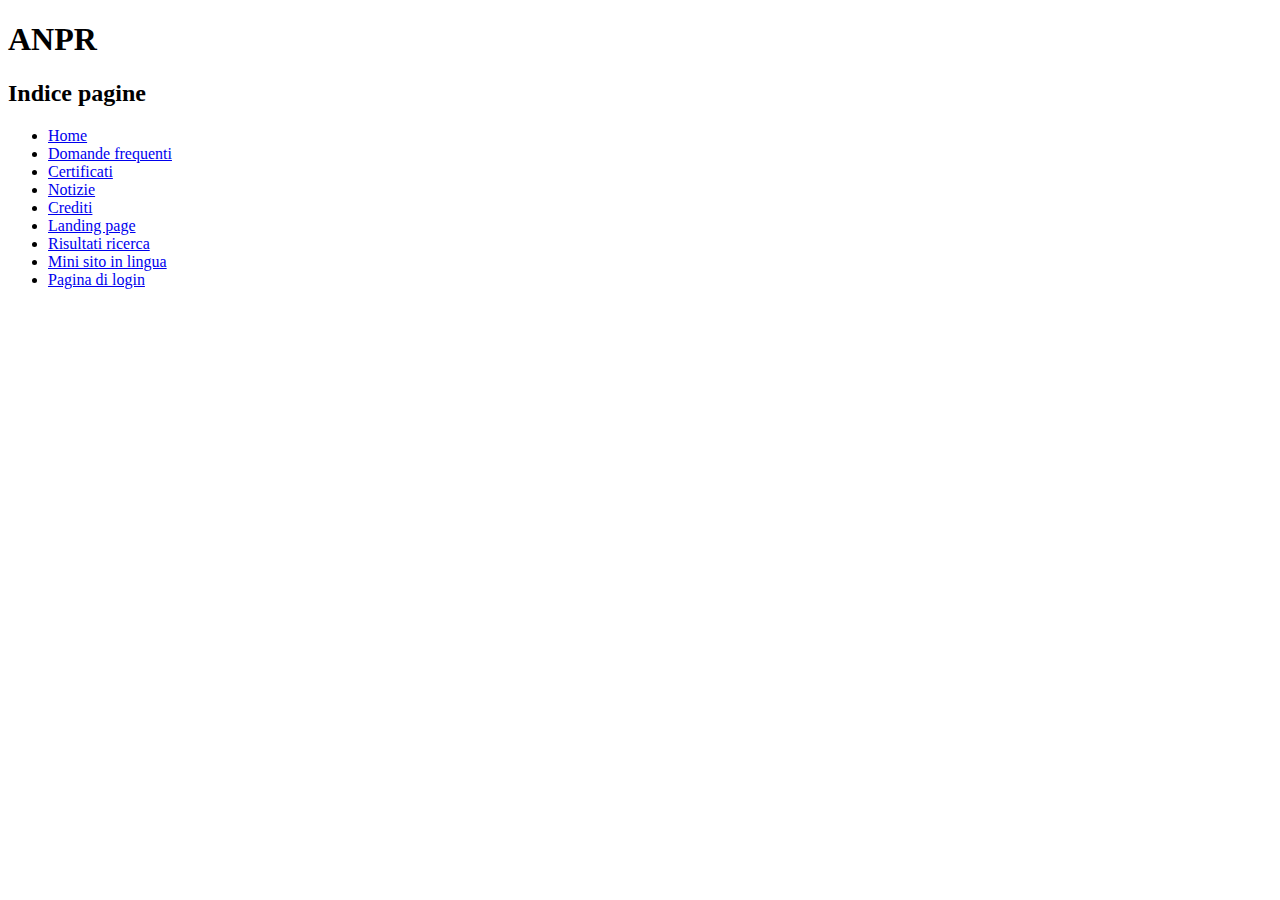
<file: prototipo/index.html>
<!DOCTYPE html>
<html lang="it">
<head>
<meta charset="utf-8">
<title>ANPR</title>
<meta name="viewport" content="width=device-width, initial-scale=1">
</head>
<body>
<h1>ANPR</h1>

<h2>Indice pagine</h2>
<ul>
<li><a href="homepage.html">Home</a></li>
<li><a href="domande-frequenti.html">Domande frequenti</a></li>
<li><a href="certificati.html">Certificati</a></li>
<li><a href="notizie.html">Notizie</a></li>
<li><a href="crediti.html">Crediti</a></li>
<li><a href="landing-page.html">Landing page</a></li>
<li><a href="risultati-ricerca.html">Risultati ricerca</a></li>
<li><a href="minisito.html">Mini sito in lingua</a></li>
<li><a href="login.html">Pagina di login</a></li>
</ul>    
    

</body>
</html>
</file>
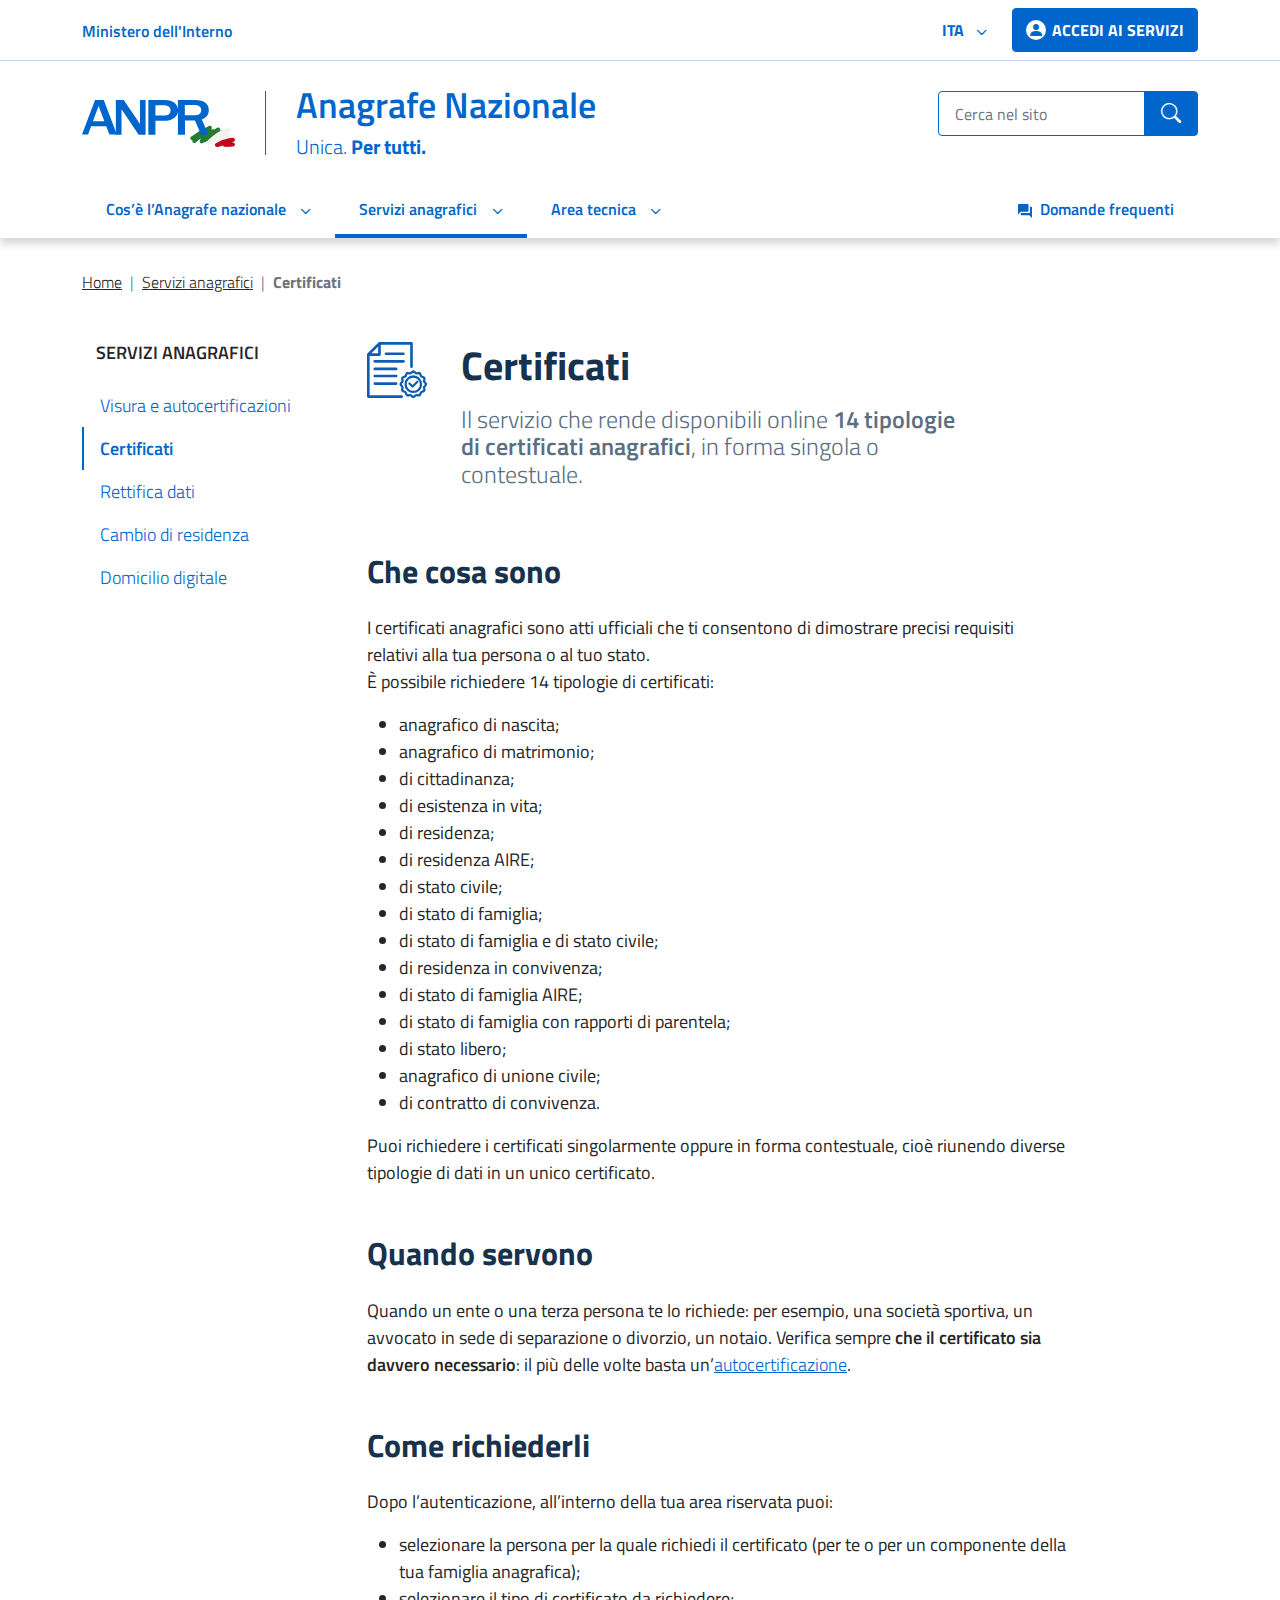
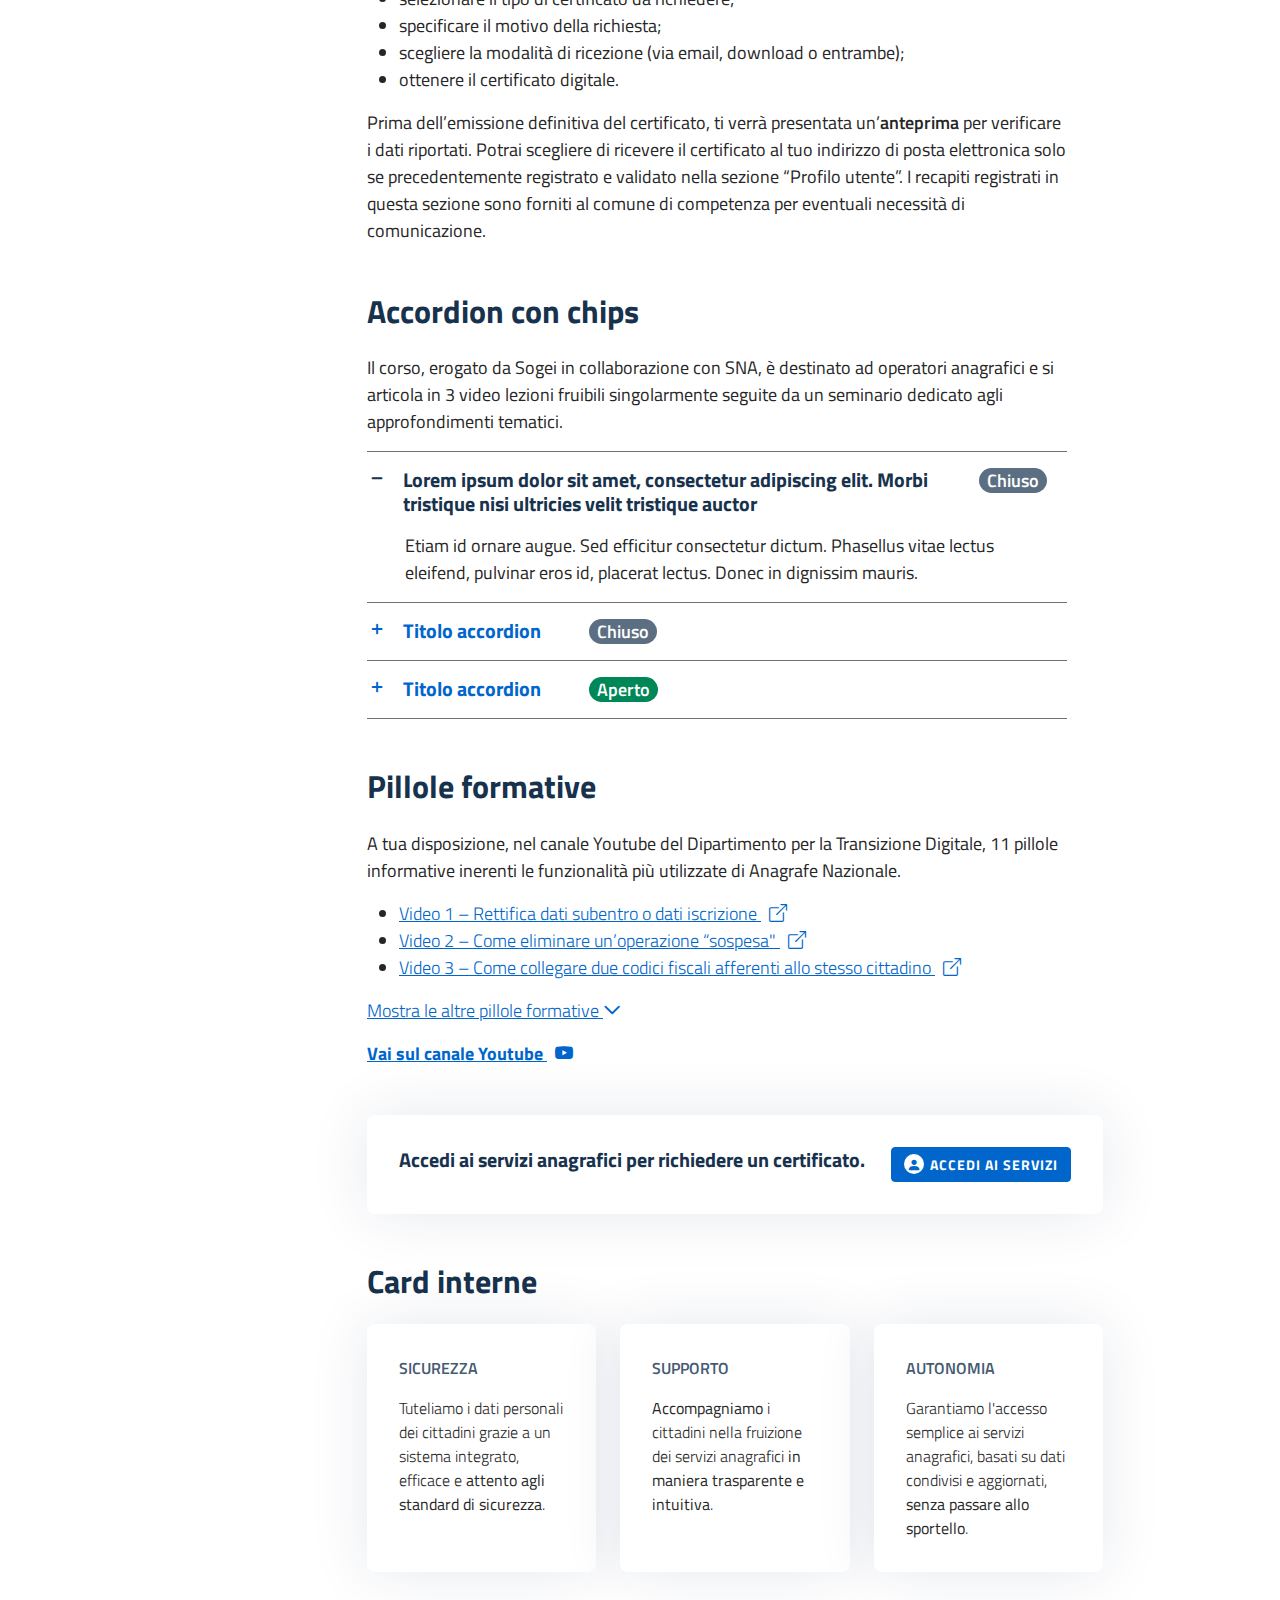
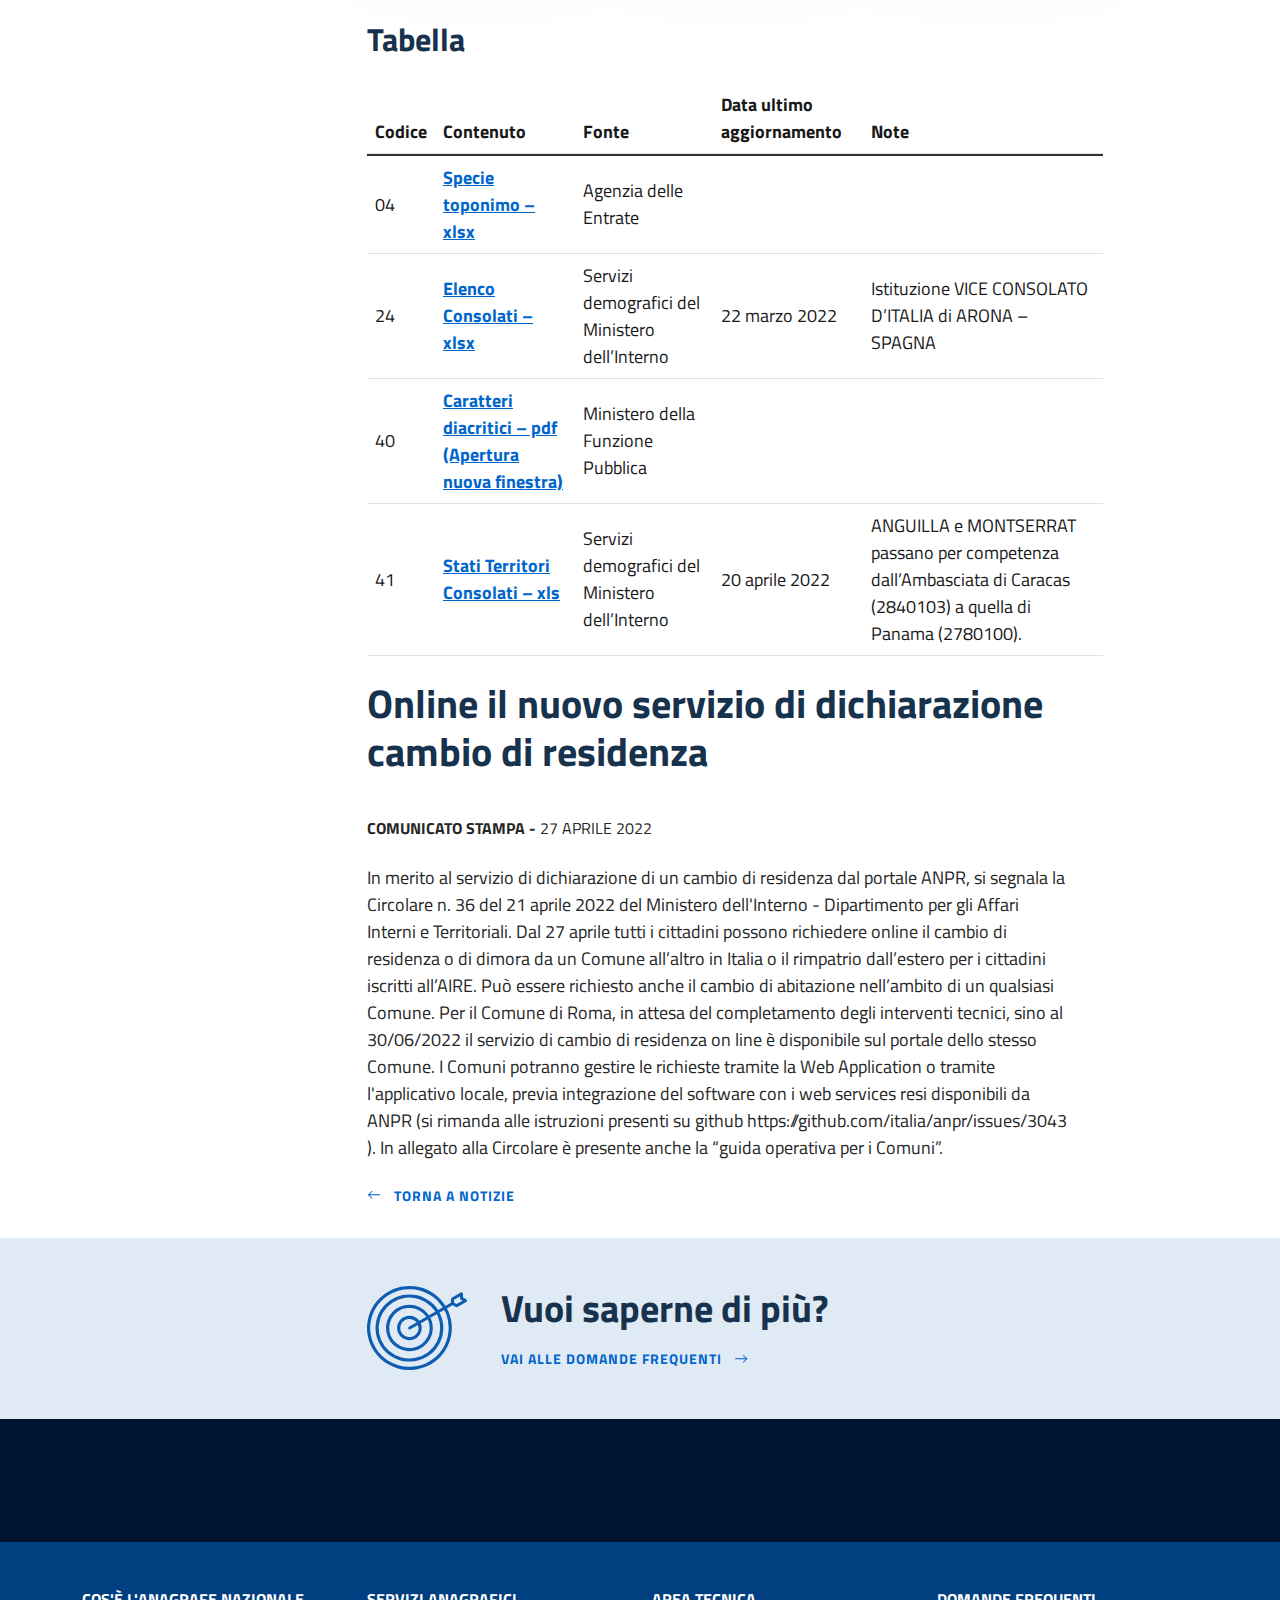
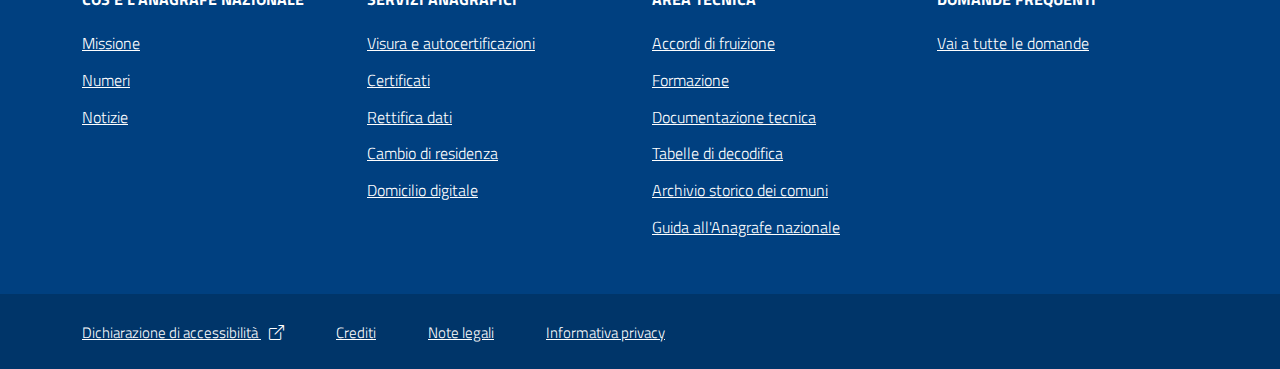
<file: prototipo/certificati-feedback.html>
<!doctype html>
<html lang="it">

<head>
    <meta charset="utf-8" />
    <meta name="viewport" content="width=device-width, initial-scale=1" />

    <!-- Bootstrap icons -->
    <link href="css/bootstrap-icons.css" rel="stylesheet" />
    <!-- CSS del tema -->
    <link href="css/italia.css" rel="stylesheet" />
    <!-- CSS del carousel -->
    <link href="css/splide.min.css" rel="stylesheet" />
    <!-- CSS custom -->
    <link href="css/custom.css" rel="stylesheet" />
	<link href="https://val-feedback.sogei.it/fdkUtente/css/feedback_style.css" rel="stylesheet" />
	<link href="css/feedback.css" rel="stylesheet" />

    <title>Certificati - Anagrafe Nazionale</title>
    <meta name="description" content="Da valorizzare">
    <link rel="icon" type="image/png" sizes="16x16" href="favicon.ico">
    <meta property="og:type" content="website" />
    <meta property="og:title" content="Da valorizzare" />
    <meta property="og:url" content="Da valorizzare" />
    <meta property="og:description" content="Da valorizzare" />
    <meta property="og:image" content="Da valorizzare" />
    <meta property="og:site_name" content="Da valorizzare" />
</head>

<body>
    <a class="visually-hidden" href="#main" aria-label="link a contenuto principale">Vai al contenuto principale</a>
    <header aria-label="Funzioni di servizio">
        <div class="header-top-light">
            <div class="container px-custom py-2">
                <div class="row align-items-center gx-2 gx-md-4">
                    <div class="col">
                        <a href="https://www.interno.gov.it/it" target="_blank"
                            class="link-primary link-istituzione">Ministero dell'Interno<span class="visually-hidden">: apre
                                una nuova finestra</span></a>
                    </div>
                    <div class="col col-md-auto d-flex align-items-center justify-content-end">
                        <div class="dropdown">
                            <button type="button" id="lingue-disponibili"
                                class="btn btn-sm link-primary dropdown-toggle" data-bs-toggle="dropdown"
                                aria-expanded="false">
                                <span class="visually-hidden">Lingue disponibili:</span>ITA
                            </button>
                            <ul class="dropdown-menu" aria-labelledby="lingue-disponibili">
                                <li>
                                    <a class="dropdown-item" href="#" lang="de">DEU<span class="visually-hidden">:
                                            deutsche</span>
                                    </a>
                                </li>
                                <li>
                                    <a class="dropdown-item" href="#" lang="en">ENG<span class="visually-hidden">:
                                            english</span>
                                    </a>
                                </li>
                                <li>
                                    <a class="dropdown-item" href="#" lang="sl">SLO<span class="visually-hidden">:
                                            slovenian</span>
                                    </a>
                                </li>
                            </ul>
                        </div>
                        <button type="button" class="btn btn-primary btn-sm access ms-3">
                            <span class="rounded-icon d-none d-md-flex"><i class="icon bi bi-person-fill"></i></span>
                            Accedi <span class="d-none d-md-inline ms-1">ai servizi</span>
                        </button>
                    </div>
                </div>
            </div>
        </div>
        <div class="header-light">
            <div class="container px-custom pt-3 py-lg-4">
                <div class="d-flex gx-2 gx-md-4">

                    <!--<button type="button" class="navbar-toggler me-3" data-bs-toggle="collapse" href="#navbar-menu" role="button" aria-expanded="false" aria-controls="navbar-menu">
                            <span class="visually-hidden">Apri menu principale</span>
                            <i class="bi bi-list bi-lg"></i>
                        </button>-->

                    <button type="button" class="navbar-toggler me-3" data-bs-toggle="offcanvas"
                        data-bs-target="#navbar-menu" aria-controls="navbar-menu" aria-label="Apri menu principale">
                        <span class="visually-hidden">Apri menu principale</span>
                        <i class="bi bi-list bi-lg"></i>
                    </button>

                    <a href="homepage.html" class="d-flex" aria-label="Homepage Anagrafe nazionale"><img src="img/logo-anpr.svg" alt="Logo Anagrafe Nazionale"
                        class="logo me-2 me-lg-4" /><h1>Anagrafe Nazionale<small>Unica. <span class="fw-bold">Per tutti.</span></small></h1></a>

                    <a class="d-lg-none search-mobile ms-auto" href="#"><i class="bi bi-search"></i></a>


                    <div class="d-none d-lg-block ms-auto">
                        <form class="navbar-form">
                            <label for="search" class="visually-hidden">Cerca nel sito:</label>
                            <div class="input-group input-group-lg">
                                <input type="text" id="search" name="search" class="form-control border-primary"
                                    placeholder="Cerca nel sito" />
                                <a class="btn btn-primary" href="risultati-ricerca.html">
                                    <i class="bi bi-search"></i>
                                    <span class="visually-hidden">Cerca</span>
                                </a>
                            </div>
                        </form>
                    </div>
                </div>
            </div>
        </div>
    </header>
    <nav class="main-nav" aria-label="Menu principale">
        <div class="visually-hidden">Menu principale</div>
        <div class="navbar navbar-expand-lg navbar-light">
            <div class="container px-custom">
                <div class="d-flex align-items-center w-100">
                    <button type="button" class="navbar-toggler sticky me-3" data-bs-toggle="offcanvas"
                        data-bs-target="#navbar-menu" aria-controls="navbar-menu" aria-label="Apri menu principale">
                        <span class="visually-hidden">Apri menu principale</span>
                        <i class="bi bi-list bi-lg"></i>
                    </button>
                    <a href="homepage.html" class="d-flex align-items-center" aria-label="Homepage Anagrafe nazionale"><img src="img/logo-anpr-bianco.svg" alt="Logo Anagrafe Nazionale" class="logo logo-sticky me-2"/>
                        <div class="head-title-mobile under-hover">Anagrafe Nazionale<small>Unica. <span class="fw-bold">Per
                            tutti.</span></small></div>
                    </a>
                    <a class="search ms-auto" href="#"><i class="bi bi-search"></i></a>
                    <div class="navbar-collapse collapse" id="navbar-menu">

                        <button type="button" class="navbar-toggler btn-close" data-bs-dismiss="offcanvas"
                            aria-label="Chiudi menu principale" data-bs-target="#navbar-menu">
                            <span class="visually-hidden">Chiudi menu principale</span>
                            <i class="bi bi-x"></i>
                        </button>
                        <div class="menu-wrapper d-flex flex-column flex-lg-row px-3 px-lg-0">
                            <ul class="navbar-nav main-navbar">
                                <li class="nav-item dropdown">
                                    <a class="nav-link dropdown-toggle" href="#" data-bs-toggle="dropdown"
                                        aria-expanded="false">Cos’è l’Anagrafe nazionale</a>
                                    <ul class="dropdown-menu">
                                        <li>
                                            <a class="dropdown-item" href="#">Missione</a>
                                        </li>
                                        <li>
                                            <a class="dropdown-item" href="#">Numeri</a>
                                        </li>
                                        <li>
                                            <a class="dropdown-item" href="notizie.html">Notizie</a>
                                        </li>
                                        <li>
                                            <a class="dropdown-item fw-semibold" href="landing-page.html">Scopri cos'è
                                                l'Anagrafe
                                                nazionale <i class="icon bi bi-arrow-right ms-2"></i></a>
                                        </li>
                                    </ul>
                                </li>
                                <li class="nav-item dropdown active">
                                    <a class="nav-link dropdown-toggle active" href="#" data-bs-toggle="dropdown"
                                        aria-expanded="false">Servizi anagrafici</a>
                                    <ul class="dropdown-menu">
                                        <li>
                                            <a class="dropdown-item" href="#">Visura e autocertificazioni</a>
                                        </li>
                                        <li>
                                            <a class="dropdown-item active" href="certificati.html">Certificati</a>
                                        </li>
                                        <li>
                                            <a class="dropdown-item" href="#">Rettifica dati</a>
                                        </li>
                                        <li>
                                            <a class="dropdown-item" href="#">Cambio di residenza</a>
                                        </li>
                                        <li>
                                            <a class="dropdown-item" href="#">Domicilio digitale</a>
                                        </li>
                                        <li>
                                            <a class="dropdown-item fw-semibold" href="#">Scopri i servizi anagrafici<i
                                                    class="icon bi bi-arrow-right ms-2"></i></a>
                                        </li>
                                    </ul>
                                </li>
                                <li class="nav-item dropdown">
                                    <a class="nav-link dropdown-toggle" href="#" data-bs-toggle="dropdown"
                                        aria-expanded="false">Area tecnica</a>
                                    <ul class="dropdown-menu">
                                        <li>
                                            <a class="dropdown-item" href="#">Accordi di fruizione</a>
                                        </li>
                                        <li>
                                            <a class="dropdown-item" href="#">Formazione</a>
                                        </li>
                                        <li>
                                            <a class="dropdown-item" href="#">Documentazione tecnica</a>
                                        </li>
                                        <li>
                                            <a class="dropdown-item" href="#">Tabelle di decodifica</a>
                                        </li>
                                        <li>
                                            <a class="dropdown-item" href="#">Archivio storico dei comuni</a>
                                        </li>
                                        <li>
                                            <a class="dropdown-item" href="#">Guida all'Anagrafe nazionale</a>
                                        </li>
                                        <li>
                                            <a class="dropdown-item fw-semibold" href="#">Scopri l'area tecnica<i
                                                    class="icon bi bi-arrow-right ms-2"></i></a>
                                        </li>
                                    </ul>
                                </li>
                            </ul>
                            <ul class="navbar-nav ms-lg-auto">
                                <li class="nav-item dropdown">
                                    <a class="nav-link question" href="domande-frequenti.html">
                                        <svg class="icon me-2" xmlns="http://www.w3.org/2000/svg" width="14" height="14"
                                            viewBox="0 0 80 80">
                                            <path id="Icon_material-question-answer"
                                                data-name="Icon material-question-answer"
                                                d="M79,19H71V55H19v8a4.012,4.012,0,0,0,4,4H67L83,83V23A4.012,4.012,0,0,0,79,19ZM63,43V7a4.012,4.012,0,0,0-4-4H7A4.012,4.012,0,0,0,3,7V63L19,47H59A4.012,4.012,0,0,0,63,43Z"
                                                transform="translate(-3 -3)" />
                                        </svg>Domande frequenti
                                    </a>
                                </li>
                            </ul>
                            <div class="access-container">
                                <button type="button" class="btn btn-primary access ms-lg-3">
                                    <span class="rounded-icon"><i class="icon bi bi-person-fill"></i></span> ACCEDI AI
                                    SERVIZI
                                </button>
                            </div>
                        </div>

                    </div>

                </div>
            </div>
        </div>
    </nav>

    <main id="main">
        <section class="section section-breadcrumb">
            <div class="container px-custom">
                <div class="col-12">
                    <nav style="--bs-breadcrumb-divider: '|';" aria-label="breadcrumb">
                        <ol class="breadcrumb">
                            <li class="breadcrumb-item"><a href="#">Home</a></li>
                            <li class="breadcrumb-item"><a href="#">Servizi anagrafici</a></li>
                            <li class="breadcrumb-item active" aria-current="page">Certificati</li>
                        </ol>
                    </nav>
                </div>
            </div>
        </section>

        <section class="section section-first">
            <div class="container px-custom">

                <div class="row">
                    <aside id="laterale" class="col-lg-3 d-none d-lg-block">
                        <nav aria-label="Menu della sezione ...">
                            <div class="sidebar-header">
                                <h2 class="sidebar-title">Servizi anagrafici</h2>
                                <button type="button" class="navbar-toggler collapsed d-block d-lg-none"
                                    data-bs-toggle="collapse" data-bs-target="#sidebar-menu"
                                    aria-controls="sidebar-menu" aria-expanded="false">
                                    <span class="visually-hidden">Apri menu della sezione ...</span>
                                    <i class="bi bi-list text-primary"></i>
                                </button>
                            </div>
                            <div class="sidebar sidebar-expand-lg sidebar-light">
                                <div class="sidebar-collapse collapse" id="sidebar-menu">
                                    <ul class="nav">
                                        <li class="nav-item">
                                            <a class="nav-link" href="#">Visura e autocertificazioni</a>
                                        </li>
                                        <li class="nav-item active">
                                            <a class="nav-link active" href="certificati.html">Certificati</a>
                                        </li>
                                        <li class="nav-item">
                                            <a class="nav-link" href="#">Rettifica dati</a>
                                        </li>
                                        <li class="nav-item">
                                            <a class="nav-link" href="#">Cambio di residenza</a>
                                        </li>
                                        <li class="nav-item">
                                            <a class="nav-link" href="#">Domicilio digitale</a>
                                        </li>
                                    </ul>
                                </div>
                            </div>
                        </nav>
                    </aside>

                    <div class="col-12 col-lg-8 page-sections-container">
                        <div class="row">
                            <div class="col-12 col-lg-10">
                                <div
                                    class="title-box page-title d-flex flex-column align-items-center align-items-md-start justify-content-center justify-content-md-start mb-5">

                                    <div class="d-flex align-items-center align-items-md-start w-100 mb-3 mb-md-0">
                                        <img class="icon icon-heading" src="img/ico-certificati.svg" alt="">
                                        <h2 class="mb-0 mb-md-3">Certificati</h2>
                                    </div>

                                    <div class="text-box d-flex flex-column">
                                        <p>Il servizio che rende disponibili online <span class="fw-semibold">14
                                                tipologie di certificati anagrafici</span>, in forma singola o
                                            contestuale.</p>
                                    </div>
                                </div>

                            </div>
                        </div>

                        <div class="row">
                            <div class="col-12">
                                <h3 class="mb-4">Che cosa sono</h3>

                                <p>I certificati anagrafici sono atti ufficiali che ti consentono di dimostrare precisi
                                    requisiti relativi alla tua persona o al tuo stato. <br>È possibile richiedere 14
                                    tipologie di certificati: </p>
                                <ul>
                                    <li>anagrafico di nascita;</li>
                                    <li>anagrafico di matrimonio;</li>
                                    <li>di cittadinanza;</li>
                                    <li>di esistenza in vita;</li>
                                    <li>di residenza;</li>
                                    <li>di residenza AIRE;</li>
                                    <li>di stato civile;</li>
                                    <li>di stato di famiglia;</li>
                                    <li>di stato di famiglia e di stato civile;</li>
                                    <li>di residenza in convivenza;</li>
                                    <li>di stato di famiglia AIRE;</li>
                                    <li>di stato di famiglia con rapporti di parentela;</li>
                                    <li>di stato libero;</li>
                                    <li>anagrafico di unione civile;</li>
                                    <li>di contratto di convivenza.</li>
                                </ul>
                                <p>Puoi richiedere i certificati singolarmente oppure in forma contestuale, cioè
                                    riunendo diverse tipologie di dati in un unico certificato.</p>

                                <h3 class="mb-4 mt-5">Quando servono</h3>
                                <p>Quando un ente o una terza persona te lo richiede: per esempio, una società sportiva,
                                    un avvocato in sede di separazione o divorzio, un notaio. Verifica sempre
                                    <span class="fw-semibold">che il certificato sia davvero necessario</span>: il più
                                    delle volte basta
                                    un’<a href="#">autocertificazione</a>.
                                </p>

                                <h3 class="mb-4 mt-5">Come richiederli</h3>
                                <p>Dopo l’autenticazione, all’interno della tua area riservata puoi: </p>
                                <ul>
                                    <li>selezionare la persona per la quale richiedi il certificato (per te o per un
                                        componente della tua famiglia anagrafica);</li>
                                    <li>selezionare il tipo di certificato da richiedere;</li>
                                    <li>specificare il motivo della richiesta;</li>
                                    <li>scegliere la modalità di ricezione (via email, download o entrambe);</li>
                                    <li>ottenere il certificato digitale.</li>
                                </ul>
                                <p>Prima dell’emissione definitiva del certificato, ti verrà presentata
                                    un’<span class="fw-semibold">anteprima</span> per verificare i dati riportati.
                                    Potrai scegliere di
                                    ricevere il certificato al tuo indirizzo di posta elettronica solo se
                                    precedentemente registrato e validato nella sezione “Profilo utente”. I recapiti
                                    registrati in questa sezione sono forniti al comune di competenza per eventuali
                                    necessità di comunicazione.</p>



                                <h3 class="mb-4 mt-5">Accordion con chips</h3>
                                <p>Il corso, erogato da Sogei in collaborazione con SNA, è destinato ad operatori
                                    anagrafici e si articola in 3 video lezioni fruibili singolarmente seguite da un
                                    seminario dedicato agli approfondimenti tematici.</p>
                                <div class="accordion" id="accordion-example-chips">
                                    <div class="accordion-item">
                                        <h4 class="accordion-header" id="accordion-example-chips-heading-1">
                                            <button class="accordion-button accordion-button-start" type="button"
                                                data-bs-toggle="collapse"
                                                data-bs-target="#accordion-example-chips-collapse-1"
                                                aria-controls="accordion-example-chips-collapse-1">
                                                Lorem ipsum dolor sit amet, consectetur adipiscing elit. Morbi tristique
                                                nisi ultricies velit tristique auctor
                                                <span class="chip chip-active chip-secondary rounded-pill ms-5"
                                                    title="Chiuso">
                                                    Chiuso
                                                </span>
                                            </button>
                                        </h4>
                                        <div id="accordion-example-chips-collapse-1"
                                            class="accordion-collapse collapse show"
                                            aria-labelledby="accordion-example-chips-heading-1">
                                            <div class="accordion-body">
                                                Etiam id ornare augue. Sed efficitur consectetur dictum. Phasellus vitae
                                                lectus eleifend, pulvinar eros id, placerat lectus. Donec in dignissim
                                                mauris.
                                            </div>
                                        </div>
                                    </div>
                                    <div class="accordion-item">
                                        <h4 class="accordion-header" id="accordion-example-chips-heading-2">
                                            <button class="accordion-button accordion-button-start collapsed"
                                                type="button" data-bs-toggle="collapse"
                                                data-bs-target="#accordion-example-chips-collapse-2"
                                                aria-controls="accordion-example-chips-collapse-2">
                                                Titolo accordion
                                                <span class="chip chip-active chip-secondary rounded-pill ms-5"
                                                    title="Chiuso">
                                                    Chiuso
                                                </span>
                                            </button>
                                        </h4>
                                        <div id="accordion-example-chips-collapse-2" class="accordion-collapse collapse"
                                            aria-labelledby="accordion-example-chips-heading-2">
                                            <div class="accordion-body">Contenuto accordion</div>
                                        </div>
                                    </div>
                                    <div class="accordion-item">
                                        <h4 class="accordion-header" id="accordion-example-chips-heading-3">
                                            <button class="accordion-button accordion-button-start collapsed"
                                                type="button" data-bs-toggle="collapse"
                                                data-bs-target="#accordion-example-chips-collapse-3"
                                                aria-controls="accordion-example-chips-collapse-3">
                                                Titolo accordion<span
                                                    class="chip chip-active chip-success rounded-pill ms-5"
                                                    title="Aperto">
                                                    Aperto
                                                </span>
                                            </button>
                                        </h4>
                                        <div id="accordion-example-chips-collapse-3" class="accordion-collapse collapse"
                                            aria-labelledby="accordion-example-chips-heading-3">
                                            <div class="accordion-body">Contenuto accordion</div>
                                        </div>
                                    </div>
                                </div>

                                <h3 class="mb-4 mt-5">Pillole formative</h3>
                                <p>A tua disposizione, nel canale Youtube del Dipartimento per la Transizione Digitale,
                                    11 pillole informative inerenti le funzionalità più utilizzate di Anagrafe
                                    Nazionale.</p>
                                <ul>
                                    <li><a href="#">Video 1 – Rettifica dati subentro o dati iscrizione<span
                                                class="visually-hidden">: apre una nuova finestra</span> <i
                                                class="icon bi bi-box-arrow-up-right ms-2"></i></a></li>
                                    <li><a href="#">Video 2 – Come eliminare un’operazione “sospesa"<span
                                                class="visually-hidden">: apre una nuova finestra</span> <i
                                                class="icon bi bi-box-arrow-up-right ms-2"></i></a></li>
                                    <li><a href="#">Video 3 – Come collegare due codici fiscali afferenti allo stesso
                                            cittadino<span class="visually-hidden">: apre una nuova finestra</span> <i
                                                class="icon bi bi-box-arrow-up-right ms-2"></i></a></li>
                                </ul>
                                <div id="collapseDiv" class="collapse-div">
                                    <div class="collapse-header" id="heading">
                                        <a class="collapsed" href="#collapse" data-bs-toggle="collapse"
                                            data-bs-target="#collapse" aria-expanded="false" aria-controls="collapse">
                                            Mostra le altre pillole formative
                                        </a>
                                    </div>
                                    <div id="collapse" class="collapse" role="region" aria-labelledby="heading">
                                        <div class="collapse-body">
                                            <ul>
                                                <li><a href="#">Item 1<span class="visually-hidden">: apre una nuova
                                                            finestra</span> <i class="bi bi-youtube ms-2"></i></a></li>
                                                <li><a href="#">Item 2<span class="visually-hidden">: apre una nuova
                                                            finestra</span> <i class="bi bi-youtube ms-2"></i></a></li>
                                                <li><a href="#">Item 3<span class="visually-hidden">: apre una nuova
                                                            finestra</span> <i class="bi bi-youtube ms-2"></i></a></li>
                                                <li><a href="#">Item 4<span class="visually-hidden">: apre una nuova
                                                            finestra</span> <i class="bi bi-youtube ms-2"></i></a></li>
                                                <li><a href="#">Item 5<span class="visually-hidden">: apre una nuova
                                                            finestra</span> <i class="bi bi-youtube ms-2"></i></a></li>
                                                <li><a href="#">Item 6<span class="visually-hidden">: apre una nuova
                                                            finestra</span> <i class="bi bi-youtube ms-2"></i></a></li>
                                            </ul>
                                        </div>
                                    </div>
                                </div>

                                <a class="fw-bold" href="#">Vai sul canale Youtube<span class="visually-hidden">: apre
                                        una nuova finestra</span> <i class="bi bi-youtube ms-2"></i></a>

                                <div class="card mt-5">
                                    <div class="card-body d-flex flex-column flex-md-row align-items-center">
                                        <h3 class="card-title">Accedi ai servizi anagrafici per richiedere un
                                            certificato.</h3>
                                        <a class="btn btn-primary mt-3 mt-md-0 ms-md-auto">
                                            <span class="rounded-icon"><i class="icon bi bi-person-fill"></i></span>
                                            ACCEDI AI SERVIZI
                                        </a>
                                    </div>
                                </div>

                            </div>
                        </div>
                        <h3 class="mt-5 mb-4">Card interne</h3>
                        <div class="row row-cols-1 row-cols-md-3 g-4">
                            <div class="col">
                                <div class="card fs-16 h-100">
                                    <div class="card-body">
                                        <p class="text-category mb-3"><span class="fw-semibold">SICUREZZA</span></p>
                                        <p class="card-text">Tuteliamo i dati personali dei cittadini grazie a un
                                            sistema integrato, efficace e <strong>attento agli standard di
                                                sicurezza</strong>.</p>
                                    </div>
                                </div>
                            </div>
                            <div class="col">
                                <div class="card fs-16 h-100">
                                    <div class="card-body">
                                        <p class="text-category mb-3"><span class="fw-semibold">SUPPORTO</span></p>
                                        <p class="card-text"><strong>Accompagniamo</strong> i cittadini nella fruizione
                                            dei servizi anagrafici <strong>in maniera trasparente e intuitiva</strong>.
                                        </p>
                                    </div>
                                </div>
                            </div>
                            <div class="col">
                                <div class="card fs-16 h-100">
                                    <div class="card-body">
                                        <p class="text-category mb-3"><span class="fw-semibold">AUTONOMIA</span></p>
                                        <p class="card-text fs-16">Garantiamo l'accesso semplice ai servizi anagrafici,
                                            basati su dati condivisi e aggiornati, <strong>senza passare allo
                                                sportello</strong>.</p>
                                    </div>
                                </div>
                            </div>
                        </div>

                        <h3 class="mt-5 mb-4">Tabella</h3>
                        <div class="table-responsive table-adaptive-md">
                            <table class="table">
                                <caption class="visually-hidden">Altre tabelle di fonte esterna</caption>
                                <thead class="visually-md-down-hidden">
                                    <tr>
                                        <th scope="col">Codice</th>
                                        <th scope="col">Contenuto</th>
                                        <th scope="col">Fonte</th>
                                        <th scope="col">Data ultimo aggiornamento</th>
                                        <th scope="col">Note</th>
                                    </tr>
                                </thead>
                                <tbody>
                                    <tr>
                                        <td data-th="Codice:">04</th>
                                        <td data-th="Contenuto:"><a class="fw-bold"
                                                href="/wp-content/uploads/2020/06/Tabella_4.xlsx">Specie toponimo –
                                                xlsx</a></td>
                                        <td data-th="Fonte:">Agenzia delle Entrate</td>
                                        <td data-th="Data ultimo aggiornamento:">&nbsp;</td>
                                        <td data-th="Note:">&nbsp;</td>
                                    </tr>
                                    <tr>
                                        <td data-th="Codice:">24</td>
                                        <td data-th="Contenuto:"><a class="fw-bold"
                                                href="/wp-content/uploads/Tabella-24-Elenco-Consolati_20220322.xls">Elenco
                                                Consolati – xlsx</a></td>
                                        <td data-th="Fonte:">Servizi demografici del Ministero dell’Interno</td>
                                        <td data-th="Data ultimo aggiornamento:">22 marzo 2022</td>
                                        <td data-th="Note:">Istituzione VICE CONSOLATO D’ITALIA di ARONA – SPAGNA</td>
                                    </tr>
                                    <tr>
                                        <td data-th="Codice:">40</td>
                                        <td data-th="Contenuto:"><a class="fw-bold"
                                                href="/wp-content/uploads/2020/06/tabella-40.pdf" target="_blank"
                                                rel="noopener noreferrer">Caratteri diacritici – pdf
                                                <span class="sr-only">(Apertura nuova finestra)</span></a></td>
                                        <td data-th="Fonte:">Ministero della Funzione Pubblica</td>
                                        <td data-th="Data ultimo aggiornamento:">&nbsp;</td>
                                        <td data-th="Note:">&nbsp;</td>
                                    </tr>
                                    <tr>
                                        <td data-th="Codice:">41</td>
                                        <td data-th="Contenuto:"><a class="fw-bold"
                                                href="/wp-content/uploads/T_Assoc-StatoTerritConsolato_20220420.xls">Stati
                                                Territori Consolati – xls</a></td>
                                        <td data-th="Fonte:">Servizi demografici del Ministero dell’Interno</td>
                                        <td data-th="Data ultimo aggiornamento:">20 aprile 2022</td>
                                        <td data-th="Note:">ANGUILLA e MONTSERRAT passano per competenza dall’Ambasciata
                                            di Caracas (2840103) a quella di Panama (2780100).</td>
                                    </tr>
                                </tbody>
                            </table>
                        </div>

                        <div class="row mt-4">
                            <div class="col-12">
                                <div
                                    class="title-box page-title d-flex flex-column align-items-center align-items-md-start justify-content-center justify-content-md-start mb-3 p-0">
                                    <div class="d-flex w-100">
                                        <h2>Online il nuovo servizio di dichiarazione cambio di residenza</h2>
                                    </div>
                                </div>
                            </div>
                        </div>
                        <div class="row">
                            <div class="coll-12">
                                <span class="d-block fs-16 mb-4"><span class="fw-bold">COMUNICATO STAMPA - </span> 27
                                    APRILE 2022</span>
                                <p>In merito al servizio di dichiarazione di un cambio di residenza dal portale ANPR, si
                                    segnala la Circolare n. 36 del 21 aprile 2022 del Ministero dell'Interno -
                                    Dipartimento per gli Affari Interni e Territoriali. Dal 27 aprile tutti i cittadini
                                    possono richiedere online il cambio di residenza o di dimora da un Comune all’altro
                                    in Italia o il rimpatrio dall’estero per i cittadini iscritti all’AIRE. Può essere
                                    richiesto anche il cambio di abitazione nell’ambito di un qualsiasi Comune. Per il
                                    Comune di Roma, in attesa del completamento degli interventi tecnici, sino al
                                    30/06/2022 il servizio di cambio di residenza on line è disponibile sul portale
                                    dello stesso Comune. I Comuni potranno gestire le richieste tramite la Web
                                    Application o tramite l'applicativo locale, previa integrazione del software con i
                                    web services resi disponibili da ANPR (si rimanda alle istruzioni presenti su github
                                    https://github.com/italia/anpr/issues/3043 ). In allegato alla Circolare è presente
                                    anche la “guida operativa per i Comuni”.</p>
                                <a class="d-block text-uppercase mt-4 cta letter-spacing-1" href="#"><i
                                        class="icon bi bi-arrow-left me-2"></i> Torna a notizie</a>
                            </div>
                        </div>
                    </div>
                </div>

            </div>
        </section>



        <section class="section section-lg section-banner section-plus anpr-bg-light">
            <div class="container">
                <div class="row">
                    <div class="col-12 offset-md-2 col-md-8 offset-lg-3 col-lg-6">
                        <div class="d-flex flex-column flex-md-row align-items-center align-items-md-start">
                            <img class="icon icon-heading" src="img/ico-faq.svg" alt="">
                            <div class="title-box page-title">
                                <h3>Vuoi saperne di più?</h3>
                                <a class="text-uppercase letter-spacing-1" href="domande-frequenti.html">Vai alle domande frequenti <i
                                        class="icon bi bi-arrow-right ms-2"></i></a>
                            </div>
                        </div>
                    </div>
                </div>
            </div>
        </section>

        <section class="section section-lg section-poll section-plus anpr-bg-dark">
            <div class="container">
                <div class="row">
                    <div class="offset-1 col-9 offset-lg-3 col-lg-6">
                        					<div id="feedback_utente">&nbsp;</div>
                    </div>
                </div>
            </div>
        </section>

    </main>
    <footer>
        <h2 class="visually-hidden">Mappa del sito Anagrafe Nazionale</h2>
        <div class="footer-dark">
            <div class="container px-custom pt-md-5">
                 <!--
                <div class="row align-items-center gx-2 gx-md-4 mb-5">
                    <div class="col-auto">
                        <a href="homepage.html" class="d-flex f-link" aria-label="Homepage Anagrafe nazionale"><img src="img/logo-anpr-bianco.svg" alt="Logo Anagrafe Nazionale" class="logo"> 
                            <div class="h1">
                                 Anagrafe Nazionale<small>Unica. <span class="fw-bold">Per tutti.</span></small>
                            </div>
                        </a>
                    </div>
                </div>
            -->
                <div class="row">
                    <div class="col-12 col-md-6 col-lg-3">
                        <h3>Cos'è l'Anagrafe nazionale</h3>
                        <div class="row">
                            <div class="col-12 col-sm">
                                <ul class="link-list mb-5">
                                    <li><a class="list-item" href="#">Missione</a></li>
                                    <li><a class="list-item" href="#">Numeri</a></li>
                                    <li><a class="list-item" href="notizie.html">Notizie</a></li>
                                </ul>
                            </div>
                        </div>
                    </div>

                    <div class="col-12 col-md-6 col-lg-3">
                        <h3>SERVIZI ANAGRAFICI</h3>
                        <div class="row">
                            <div class="col-12 col-sm">
                                <ul class="link-list mb-5">
                                    <li><a class="list-item" href="#">Visura e autocertificazioni</a></li>
                                    <li><a class="list-item" href="certificati.html">Certificati</a></li>
                                    <li><a class="list-item" href="#">Rettifica dati</a></li>
                                    <li><a class="list-item" href="#">Cambio di residenza</a></li>
                                    <li><a class="list-item" href="#">Domicilio digitale</a></li>
                                </ul>
                            </div>
                        </div>
                    </div>

                    <div class="col-12 col-md-6 col-lg-3">
                        <h3>AREA TECNICA</h3>
                        <div class="row">
                            <div class="col-12 col-sm">
                                <ul class="link-list mb-5">
                                    <li><a class="list-item" href="#">Accordi di fruizione</a></li>
                                    <li><a class="list-item" href="#">Formazione</a></li>
                                    <li><a class="list-item" href="#">Documentazione tecnica</a></li>
                                    <li><a class="list-item" href="#">Tabelle di decodifica</a></li>
                                    <li><a class="list-item" href="#">Archivio storico dei comuni</a></li>
                                    <li><a class="list-item" href="#">Guida all'Anagrafe nazionale</a></li>


                                </ul>
                            </div>
                        </div>
                    </div>

                    <div class="col-12 col-md-6 col-lg-3">
                        <h3>DOMANDE FREQUENTI</h3>
                        <div class="row">
                            <div class="col-12 col-sm">
                                <ul class="link-list mb-5">
                                    <li><a class="list-item" href="#">Vai a tutte le domande</a></li>
                                </ul>
                            </div>
                        </div>
                    </div>

                </div>
            </div>
        </div>
        <div class="footer-small">
            <h3 class="visually-hidden">Altri link del sito</h3>
            <div class="container">
                <div class="row">
                    <div class="col-12">
                        <ul class="list-inline d-inline-block my-4">

                            <li class="list-inline-item d-block d-md-inline-block">
                                <a href="#" class="link-white">Dichiarazione di accessibilità <span
                                        class="visually-hidden">: apre una nuova finestra</span><i
                                        class="icon bi bi-box-arrow-up-right ms-2"></i></a>
                            </li>
                            <li class="list-inline-item d-block d-md-inline-block">
                                <a href="crediti.html" class="link-white">Crediti</a>
                            </li>
                            <li class="list-inline-item d-block d-md-inline-block">
                                <a href="#" class="link-white">Note legali</a>
                            </li>
                            <li class="list-inline-item d-block d-md-inline-block">
                                <a href="#" class="link-white">Informativa privacy</a>
                            </li>
                        </ul>
                    </div>
                </div>
            </div>
        </div>
    </footer>
    <button type="button" id="scroll-top-btn" class="back-to-top shadow" title="Torna all'inizio" aria-hidden="true">
        <i class="bi bi-arrow-up"></i>
    </button>
    <div class="access-sticky">
        <button type="button" class="btn btn-primary access">
            <span class="rounded-icon"><i class="icon bi bi-person-fill"></i></span> Accedi ai servizi
        </button>
    </div>

    <!-- Jquery -->
    <script type="text/javascript" src="js/jquery.min.js"></script>
    <!-- Bootstrap JS -->
    <script src="js/bootstrap.bundle.min.js"></script>
    <!-- Splide JS -->
    <script src="js/splide.min.js"></script>
    <!-- Custom JS -->
    <script src="js/custom.js"></script>
	 <!-- feedback JS -->
	<script>window.__PUBLIC_PATH__ = 'https://val-feedback.sogei.it/fdkUtente/'</script><script src="https://val-feedback.sogei.it/fdkUtente/js/bundle.min.js"></script>

</body>

</html>
</file>
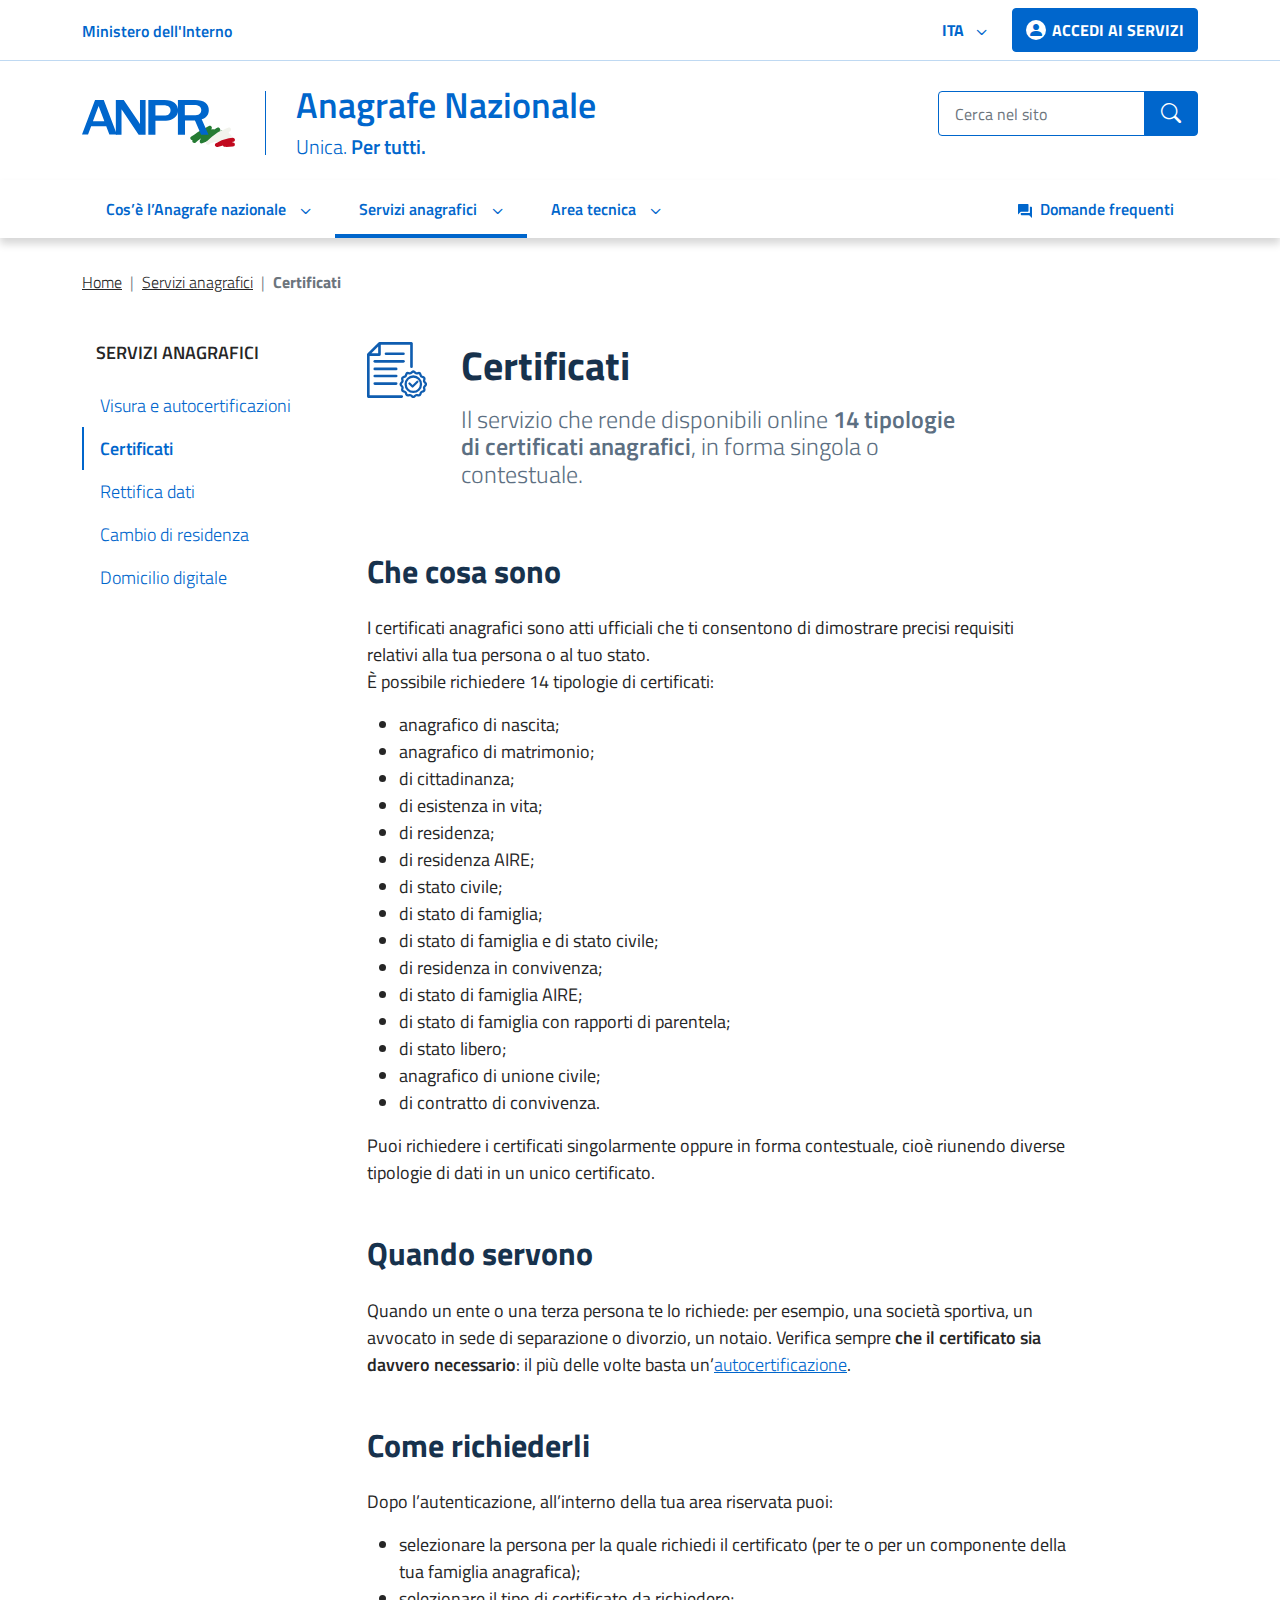
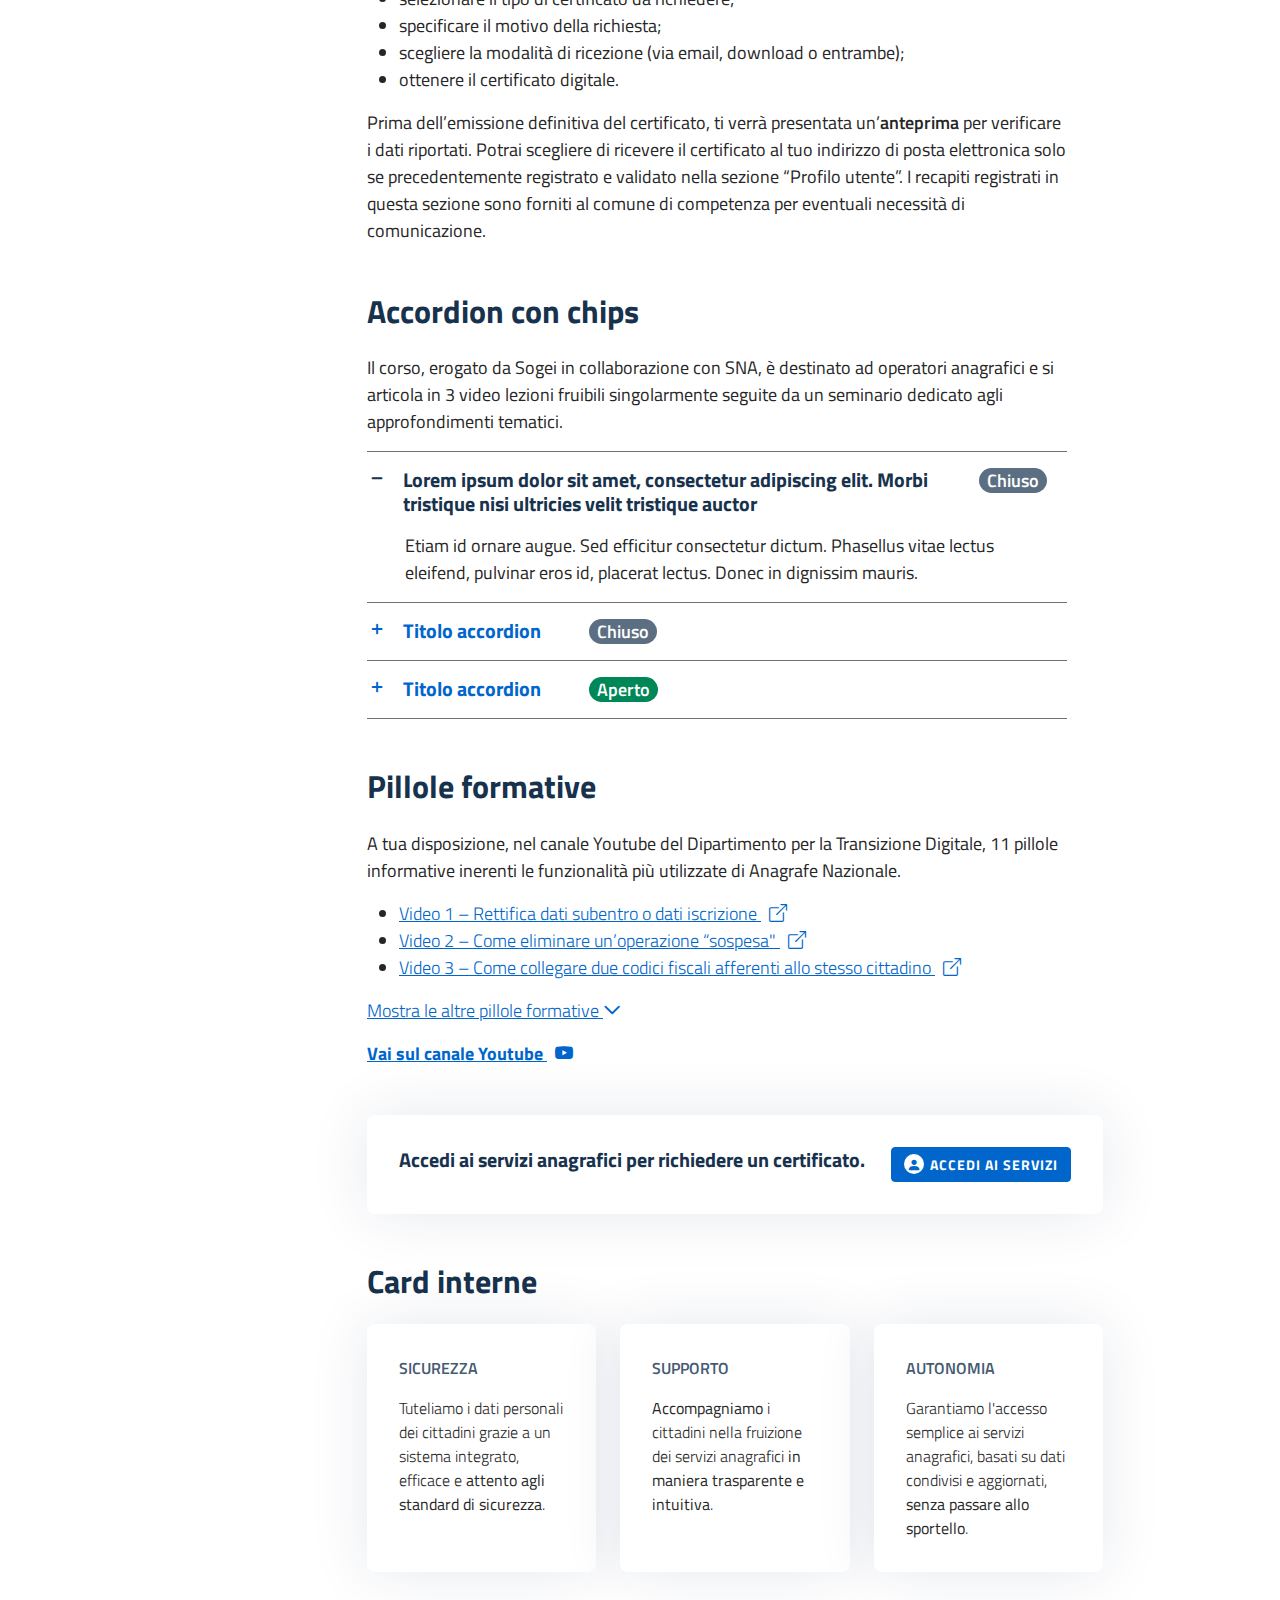
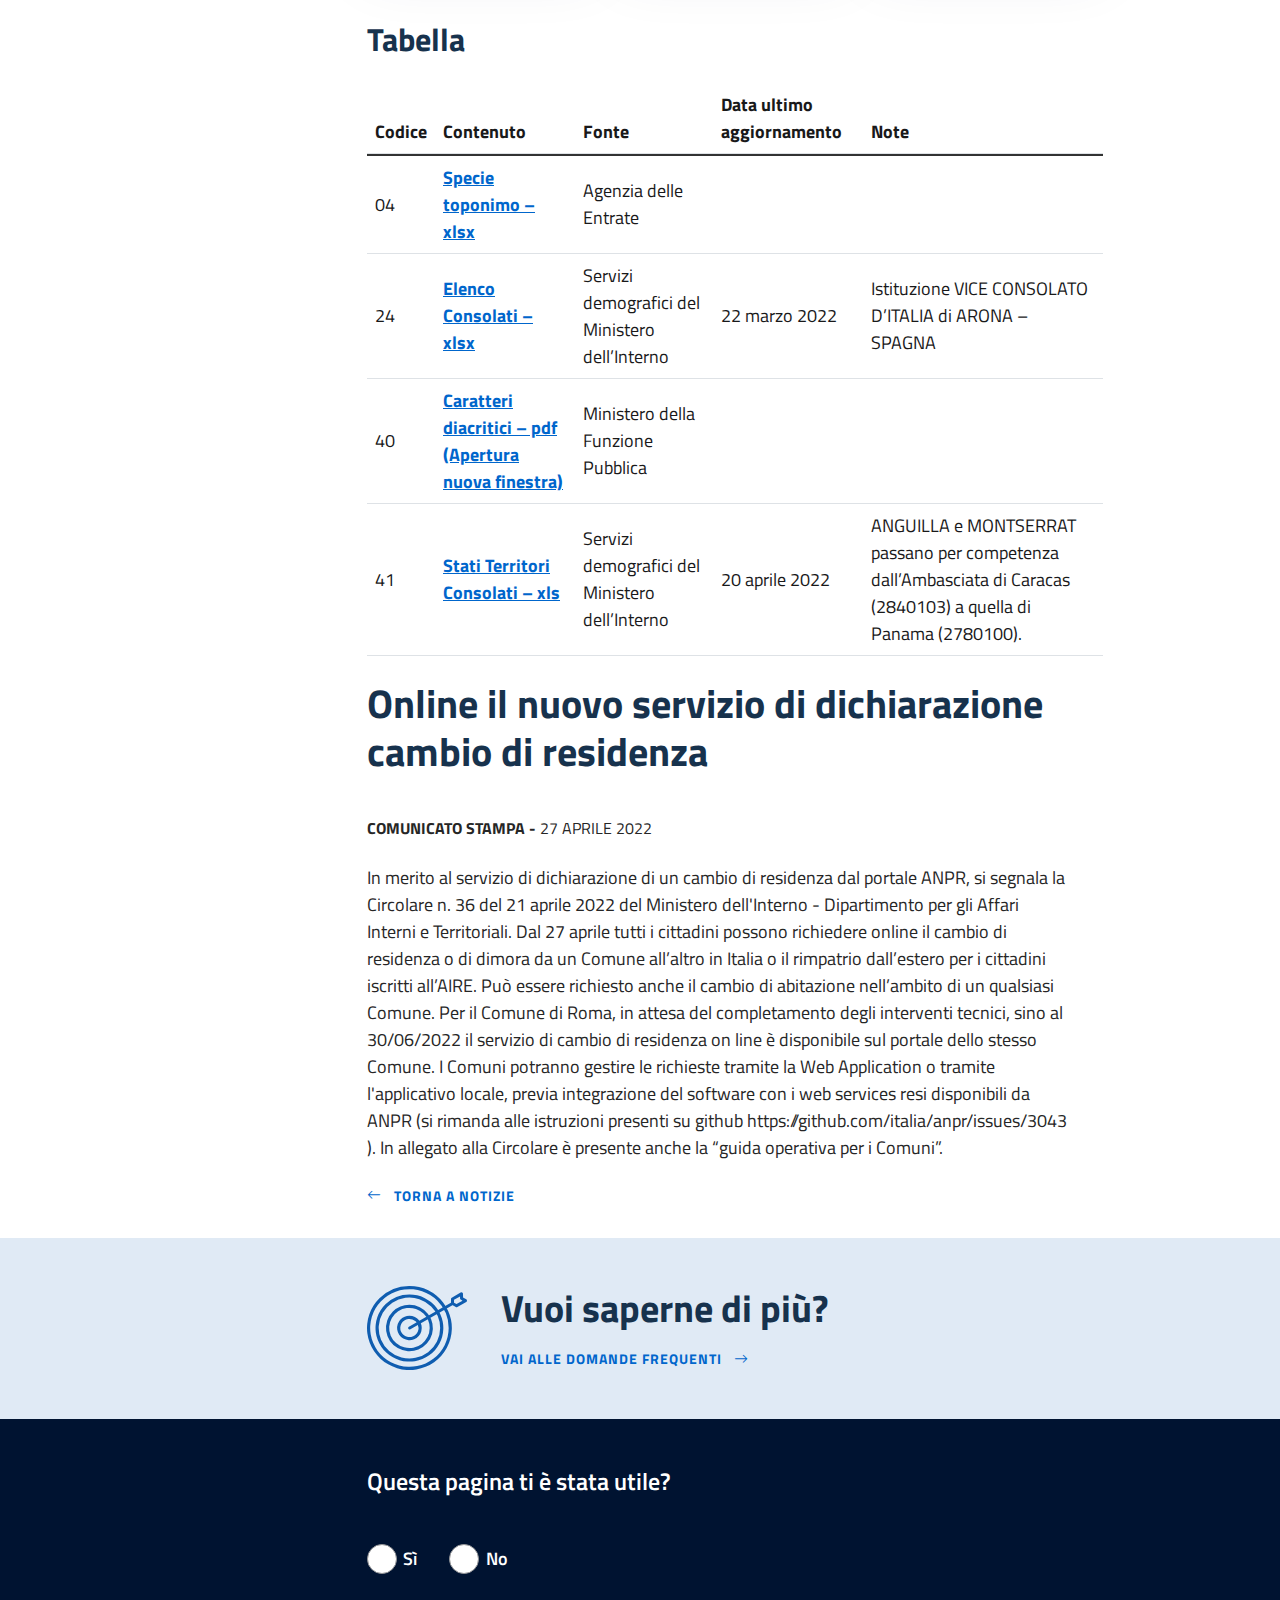
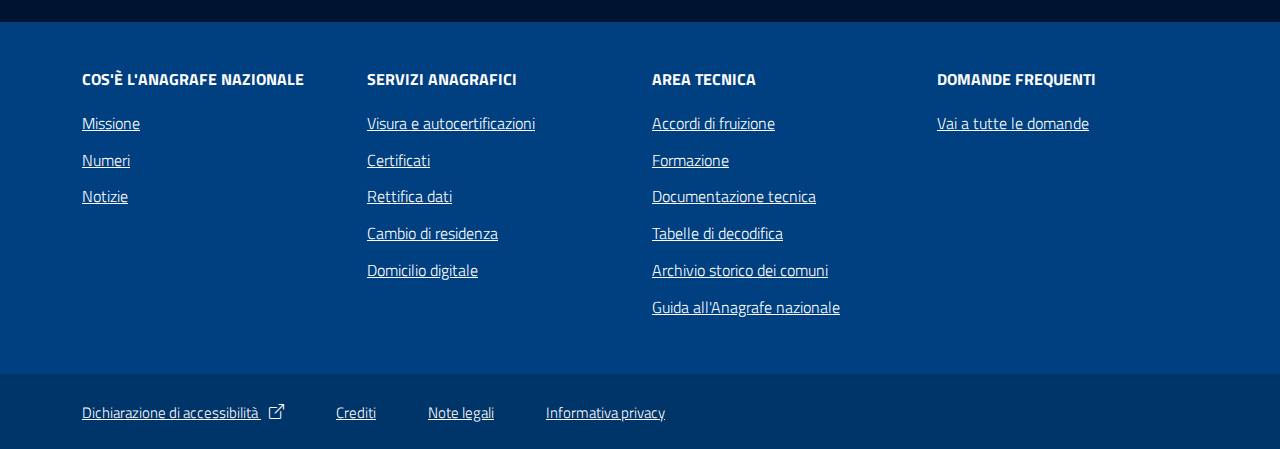
<file: prototipo/certificati.html>
<!doctype html>
<html lang="it">

<head>
    <meta charset="utf-8" />
    <meta name="viewport" content="width=device-width, initial-scale=1" />

    <!-- Bootstrap icons -->
    <link href="css/bootstrap-icons.css" rel="stylesheet" />
    <!-- CSS del tema -->
    <link href="css/italia.css" rel="stylesheet" />
    <!-- CSS del carousel -->
    <link href="css/splide.min.css" rel="stylesheet" />
    <!-- CSS custom -->
    <link href="css/custom.css" rel="stylesheet" />
    <title>Certificati - Anagrafe Nazionale</title>
    <meta name="description" content="Da valorizzare">
    <link rel="icon" type="image/png" sizes="16x16" href="favicon.ico">
    <meta property="og:type" content="website" />
    <meta property="og:title" content="Da valorizzare" />
    <meta property="og:url" content="Da valorizzare" />
    <meta property="og:description" content="Da valorizzare" />
    <meta property="og:image" content="Da valorizzare" />
    <meta property="og:site_name" content="Da valorizzare" />
</head>

<body>
    <a class="visually-hidden" href="#main" aria-label="link a contenuto principale">Vai al contenuto principale</a>
    <header aria-label="Funzioni di servizio">
        <div class="header-top-light">
            <div class="container px-custom py-2">
                <div class="row align-items-center gx-2 gx-md-4">
                    <div class="col">
                        <a href="https://www.interno.gov.it/it" target="_blank"
                            class="link-primary link-istituzione">Ministero dell'Interno<span class="visually-hidden">: apre
                                una nuova finestra</span></a>
                    </div>
                    <div class="col col-md-auto d-flex align-items-center justify-content-end">
                        <div class="dropdown">
                            <button type="button" id="lingue-disponibili"
                                class="btn btn-sm link-primary dropdown-toggle" data-bs-toggle="dropdown"
                                aria-expanded="false">
                                <span class="visually-hidden">Lingue disponibili:</span>ITA
                            </button>
                            <ul class="dropdown-menu" aria-labelledby="lingue-disponibili">
                                <li>
                                    <a class="dropdown-item" href="#" lang="de">DEU<span class="visually-hidden">:
                                            deutsche</span>
                                    </a>
                                </li>
                                <li>
                                    <a class="dropdown-item" href="#" lang="en">ENG<span class="visually-hidden">:
                                            english</span>
                                    </a>
                                </li>
                                <li>
                                    <a class="dropdown-item" href="#" lang="sl">SLO<span class="visually-hidden">:
                                            slovenian</span>
                                    </a>
                                </li>
                            </ul>
                        </div>
                        <a href="login.html" class="btn btn-primary btn-sm access ms-3">
                            <span class="rounded-icon d-none d-md-flex"><i class="icon bi bi-person-fill"></i></span>
                            Accedi <span class="d-none d-md-inline ms-1">ai servizi</span>
                        </a>
                    </div>
                </div>
            </div>
        </div>
        <div class="header-light">
            <div class="container px-custom pt-3 py-lg-4">
                <div class="d-flex gx-2 gx-md-4">

                    <!--<button type="button" class="navbar-toggler me-3" data-bs-toggle="collapse" href="#navbar-menu" role="button" aria-expanded="false" aria-controls="navbar-menu">
                            <span class="visually-hidden">Apri menu principale</span>
                            <i class="bi bi-list bi-lg"></i>
                        </button>-->

                    <button type="button" class="navbar-toggler me-3" data-bs-toggle="offcanvas"
                        data-bs-target="#navbar-menu" aria-controls="navbar-menu" aria-label="Apri menu principale">
                        <span class="visually-hidden">Apri menu principale</span>
                        <i class="bi bi-list bi-lg"></i>
                    </button>

                    <a href="homepage.html" class="d-flex" aria-label="Homepage Anagrafe nazionale"><img src="img/logo-anpr.svg" alt="Logo Anagrafe Nazionale"
                        class="logo me-2 me-lg-4" /><h1>Anagrafe Nazionale<small>Unica. <span class="fw-semibold">Per tutti.</span></small></h1></a>

                    <a class="d-lg-none search-mobile ms-auto" href="#"><i class="bi bi-search"></i></a>


                    <div class="d-none d-lg-block ms-auto">
                        <form class="navbar-form">
                            <label for="search" class="visually-hidden">Cerca nel sito:</label>
                            <div class="input-group input-group-lg">
                                <input type="text" id="search" name="search" class="form-control border-primary"
                                    placeholder="Cerca nel sito" />
                                <a class="btn btn-primary" href="risultati-ricerca.html">
                                    <i class="bi bi-search"></i>
                                    <span class="visually-hidden">Cerca</span>
                                </a>
                            </div>
                        </form>
                    </div>
                </div>
            </div>
        </div>
    </header>
    <nav class="main-nav" aria-label="Menu principale">
        <div class="visually-hidden">Menu principale</div>
        <div class="navbar navbar-expand-lg navbar-light">
            <div class="container px-custom">
                <div class="d-flex align-items-center w-100">
                    <button type="button" class="navbar-toggler sticky me-3" data-bs-toggle="offcanvas"
                        data-bs-target="#navbar-menu" aria-controls="navbar-menu" aria-label="Apri menu principale">
                        <span class="visually-hidden">Apri menu principale</span>
                        <i class="bi bi-list bi-lg"></i>
                    </button>
                    <a href="homepage.html" class="d-flex align-items-center" aria-label="Homepage Anagrafe nazionale"><img src="img/logo-anpr-bianco.svg" alt="Logo Anagrafe Nazionale" class="logo logo-sticky me-2"/>
                        <div class="head-title-mobile under-hover">Anagrafe Nazionale<small>Unica. <span class="fw-bold">Per
                            tutti.</span></small></div>
                    </a>
                    <a class="search ms-auto" href="#"><i class="bi bi-search"></i></a>
                    <div class="navbar-collapse collapse" id="navbar-menu">

                        <button type="button" class="navbar-toggler btn-close" data-bs-dismiss="offcanvas"
                            aria-label="Chiudi menu principale" data-bs-target="#navbar-menu">
                            <span class="visually-hidden">Chiudi menu principale</span>
                            <i class="bi bi-x"></i>
                        </button>
                        <div class="menu-wrapper d-flex flex-column flex-lg-row px-3 px-lg-0">
                            <ul class="navbar-nav main-navbar">
                                <li class="nav-item dropdown">
                                    <a class="nav-link dropdown-toggle" href="#" data-bs-toggle="dropdown"
                                        aria-expanded="false">Cos’è l’Anagrafe nazionale</a>
                                    <ul class="dropdown-menu">
                                        <li>
                                            <a class="dropdown-item" href="#">Missione</a>
                                        </li>
                                        <li>
                                            <a class="dropdown-item" href="#">Numeri</a>
                                        </li>
                                        <li>
                                            <a class="dropdown-item" href="notizie.html">Notizie</a>
                                        </li>
                                        <li>
                                            <a class="dropdown-item fw-semibold" href="landing-page.html">Scopri cos'è
                                                l'Anagrafe
                                                nazionale <i class="icon bi bi-arrow-right ms-2"></i></a>
                                        </li>
                                    </ul>
                                </li>
                                <li class="nav-item dropdown active">
                                    <a class="nav-link dropdown-toggle active" href="#" data-bs-toggle="dropdown"
                                        aria-expanded="false">Servizi anagrafici</a>
                                    <ul class="dropdown-menu">
                                        <li>
                                            <a class="dropdown-item" href="#">Visura e autocertificazioni</a>
                                        </li>
                                        <li>
                                            <a class="dropdown-item active" href="certificati.html">Certificati</a>
                                        </li>
                                        <li>
                                            <a class="dropdown-item" href="#">Rettifica dati</a>
                                        </li>
                                        <li>
                                            <a class="dropdown-item" href="#">Cambio di residenza</a>
                                        </li>
                                        <li>
                                            <a class="dropdown-item" href="#">Domicilio digitale</a>
                                        </li>
                                        <li>
                                            <a class="dropdown-item fw-semibold" href="#">Scopri i servizi anagrafici<i
                                                    class="icon bi bi-arrow-right ms-2"></i></a>
                                        </li>
                                    </ul>
                                </li>
                                <li class="nav-item dropdown">
                                    <a class="nav-link dropdown-toggle" href="#" data-bs-toggle="dropdown"
                                        aria-expanded="false">Area tecnica</a>
                                    <ul class="dropdown-menu">
                                        <li>
                                            <a class="dropdown-item" href="#">Accordi di fruizione</a>
                                        </li>
                                        <li>
                                            <a class="dropdown-item" href="#">Formazione</a>
                                        </li>
                                        <li>
                                            <a class="dropdown-item" href="#">Documentazione tecnica</a>
                                        </li>
                                        <li>
                                            <a class="dropdown-item" href="#">Tabelle di decodifica</a>
                                        </li>
                                        <li>
                                            <a class="dropdown-item" href="#">Archivio storico dei comuni</a>
                                        </li>
                                        <li>
                                            <a class="dropdown-item" href="#">Guida all'Anagrafe nazionale</a>
                                        </li>
                                        <li>
                                            <a class="dropdown-item fw-semibold" href="#">Scopri l'area tecnica<i
                                                    class="icon bi bi-arrow-right ms-2"></i></a>
                                        </li>
                                    </ul>
                                </li>
                            </ul>
                            <ul class="navbar-nav ms-lg-auto">
                                <li class="nav-item dropdown">
                                    <a class="nav-link question" href="domande-frequenti.html">
                                        <svg class="icon me-2" xmlns="http://www.w3.org/2000/svg" width="14" height="14"
                                            viewBox="0 0 80 80">
                                            <path id="Icon_material-question-answer"
                                                data-name="Icon material-question-answer"
                                                d="M79,19H71V55H19v8a4.012,4.012,0,0,0,4,4H67L83,83V23A4.012,4.012,0,0,0,79,19ZM63,43V7a4.012,4.012,0,0,0-4-4H7A4.012,4.012,0,0,0,3,7V63L19,47H59A4.012,4.012,0,0,0,63,43Z"
                                                transform="translate(-3 -3)" />
                                        </svg>Domande frequenti
                                    </a>
                                </li>
                            </ul>
                            <div class="access-container">
                                <a href="login.html" class="btn btn-primary access ms-lg-3">
                                    <span class="rounded-icon"><i class="icon bi bi-person-fill"></i></span> ACCEDI AI
                                    SERVIZI
                                </a>
                            </div>
                        </div>

                    </div>

                </div>
            </div>
        </div>
    </nav>

    <main id="main">
        <section class="section section-breadcrumb">
            <div class="container px-custom">
                <div class="col-12">
                    <nav style="--bs-breadcrumb-divider: '|';" aria-label="breadcrumb">
                        <ol class="breadcrumb">
                            <li class="breadcrumb-item"><a href="#">Home</a></li>
                            <li class="breadcrumb-item"><a href="#">Servizi anagrafici</a></li>
                            <li class="breadcrumb-item active" aria-current="page">Certificati</li>
                        </ol>
                    </nav>
                </div>
            </div>
        </section>

        <section class="section section-first">
            <div class="container px-custom">

                <div class="row">
                    <aside id="laterale" class="col-lg-3 d-none d-lg-block">
                        <nav aria-label="Menu della sezione ...">
                            <div class="sidebar-header">
                                <h2 class="sidebar-title">Servizi anagrafici</h2>
                                <button type="button" class="navbar-toggler collapsed d-block d-lg-none"
                                    data-bs-toggle="collapse" data-bs-target="#sidebar-menu"
                                    aria-controls="sidebar-menu" aria-expanded="false">
                                    <span class="visually-hidden">Apri menu della sezione ...</span>
                                    <i class="bi bi-list text-primary"></i>
                                </button>
                            </div>
                            <div class="sidebar sidebar-expand-lg sidebar-light">
                                <div class="sidebar-collapse collapse" id="sidebar-menu">
                                    <ul class="nav">
                                        <li class="nav-item">
                                            <a class="nav-link" href="#">Visura e autocertificazioni</a>
                                        </li>
                                        <li class="nav-item active">
                                            <a class="nav-link active" href="certificati.html">Certificati</a>
                                        </li>
                                        <li class="nav-item">
                                            <a class="nav-link" href="#">Rettifica dati</a>
                                        </li>
                                        <li class="nav-item">
                                            <a class="nav-link" href="#">Cambio di residenza</a>
                                        </li>
                                        <li class="nav-item">
                                            <a class="nav-link" href="#">Domicilio digitale</a>
                                        </li>
                                    </ul>
                                </div>
                            </div>
                        </nav>
                    </aside>

                    <div class="col-12 col-lg-8 page-sections-container">
                        <div class="row">
                            <div class="col-12 col-lg-10">
                                <div
                                    class="title-box page-title d-flex flex-column align-items-center align-items-md-start justify-content-center justify-content-md-start mb-5">

                                    <div class="d-flex align-items-center align-items-md-start w-100 mb-3 mb-md-0">
                                        <img class="icon icon-heading" src="img/ico-certificati.svg" alt="">
                                        <h2 class="mb-0 mb-md-3">Certificati</h2>
                                    </div>

                                    <div class="text-box d-flex flex-column">
                                        <p>Il servizio che rende disponibili online <span class="fw-semibold">14
                                                tipologie di certificati anagrafici</span>, in forma singola o
                                            contestuale.</p>
                                    </div>
                                </div>

                            </div>
                        </div>

                        <div class="row">
                            <div class="col-12">
                                <h3 class="mb-4">Che cosa sono</h3>

                                <p>I certificati anagrafici sono atti ufficiali che ti consentono di dimostrare precisi
                                    requisiti relativi alla tua persona o al tuo stato. <br>È possibile richiedere 14
                                    tipologie di certificati: </p>
                                <ul>
                                    <li>anagrafico di nascita;</li>
                                    <li>anagrafico di matrimonio;</li>
                                    <li>di cittadinanza;</li>
                                    <li>di esistenza in vita;</li>
                                    <li>di residenza;</li>
                                    <li>di residenza AIRE;</li>
                                    <li>di stato civile;</li>
                                    <li>di stato di famiglia;</li>
                                    <li>di stato di famiglia e di stato civile;</li>
                                    <li>di residenza in convivenza;</li>
                                    <li>di stato di famiglia AIRE;</li>
                                    <li>di stato di famiglia con rapporti di parentela;</li>
                                    <li>di stato libero;</li>
                                    <li>anagrafico di unione civile;</li>
                                    <li>di contratto di convivenza.</li>
                                </ul>
                                <p>Puoi richiedere i certificati singolarmente oppure in forma contestuale, cioè
                                    riunendo diverse tipologie di dati in un unico certificato.</p>

                                <h3 class="mb-4 mt-5">Quando servono</h3>
                                <p>Quando un ente o una terza persona te lo richiede: per esempio, una società sportiva,
                                    un avvocato in sede di separazione o divorzio, un notaio. Verifica sempre
                                    <span class="fw-semibold">che il certificato sia davvero necessario</span>: il più
                                    delle volte basta
                                    un’<a href="#">autocertificazione</a>.
                                </p>

                                <h3 class="mb-4 mt-5">Come richiederli</h3>
                                <p>Dopo l’autenticazione, all’interno della tua area riservata puoi: </p>
                                <ul>
                                    <li>selezionare la persona per la quale richiedi il certificato (per te o per un
                                        componente della tua famiglia anagrafica);</li>
                                    <li>selezionare il tipo di certificato da richiedere;</li>
                                    <li>specificare il motivo della richiesta;</li>
                                    <li>scegliere la modalità di ricezione (via email, download o entrambe);</li>
                                    <li>ottenere il certificato digitale.</li>
                                </ul>
                                <p>Prima dell’emissione definitiva del certificato, ti verrà presentata
                                    un’<span class="fw-semibold">anteprima</span> per verificare i dati riportati.
                                    Potrai scegliere di
                                    ricevere il certificato al tuo indirizzo di posta elettronica solo se
                                    precedentemente registrato e validato nella sezione “Profilo utente”. I recapiti
                                    registrati in questa sezione sono forniti al comune di competenza per eventuali
                                    necessità di comunicazione.</p>



                                <h3 class="mb-4 mt-5">Accordion con chips</h3>
                                <p>Il corso, erogato da Sogei in collaborazione con SNA, è destinato ad operatori
                                    anagrafici e si articola in 3 video lezioni fruibili singolarmente seguite da un
                                    seminario dedicato agli approfondimenti tematici.</p>
                                <div class="accordion" id="accordion-example-chips">
                                    <div class="accordion-item">
                                        <h4 class="accordion-header" id="accordion-example-chips-heading-1">
                                            <button class="accordion-button accordion-button-start" type="button"
                                                data-bs-toggle="collapse"
                                                data-bs-target="#accordion-example-chips-collapse-1"
                                                aria-controls="accordion-example-chips-collapse-1">
                                                Lorem ipsum dolor sit amet, consectetur adipiscing elit. Morbi tristique
                                                nisi ultricies velit tristique auctor
                                                <span class="chip chip-active chip-secondary rounded-pill ms-5"
                                                    title="Chiuso">
                                                    Chiuso
                                                </span>
                                            </button>
                                        </h4>
                                        <div id="accordion-example-chips-collapse-1"
                                            class="accordion-collapse collapse show"
                                            aria-labelledby="accordion-example-chips-heading-1">
                                            <div class="accordion-body">
                                                Etiam id ornare augue. Sed efficitur consectetur dictum. Phasellus vitae
                                                lectus eleifend, pulvinar eros id, placerat lectus. Donec in dignissim
                                                mauris.
                                            </div>
                                        </div>
                                    </div>
                                    <div class="accordion-item">
                                        <h4 class="accordion-header" id="accordion-example-chips-heading-2">
                                            <button class="accordion-button accordion-button-start collapsed"
                                                type="button" data-bs-toggle="collapse"
                                                data-bs-target="#accordion-example-chips-collapse-2"
                                                aria-controls="accordion-example-chips-collapse-2">
                                                Titolo accordion
                                                <span class="chip chip-active chip-secondary rounded-pill ms-5"
                                                    title="Chiuso">
                                                    Chiuso
                                                </span>
                                            </button>
                                        </h4>
                                        <div id="accordion-example-chips-collapse-2" class="accordion-collapse collapse"
                                            aria-labelledby="accordion-example-chips-heading-2">
                                            <div class="accordion-body">Contenuto accordion</div>
                                        </div>
                                    </div>
                                    <div class="accordion-item">
                                        <h4 class="accordion-header" id="accordion-example-chips-heading-3">
                                            <button class="accordion-button accordion-button-start collapsed"
                                                type="button" data-bs-toggle="collapse"
                                                data-bs-target="#accordion-example-chips-collapse-3"
                                                aria-controls="accordion-example-chips-collapse-3">
                                                Titolo accordion<span
                                                    class="chip chip-active chip-success rounded-pill ms-5"
                                                    title="Aperto">
                                                    Aperto
                                                </span>
                                            </button>
                                        </h4>
                                        <div id="accordion-example-chips-collapse-3" class="accordion-collapse collapse"
                                            aria-labelledby="accordion-example-chips-heading-3">
                                            <div class="accordion-body">Contenuto accordion</div>
                                        </div>
                                    </div>
                                </div>

                                <h3 class="mb-4 mt-5">Pillole formative</h3>
                                <p>A tua disposizione, nel canale Youtube del Dipartimento per la Transizione Digitale,
                                    11 pillole informative inerenti le funzionalità più utilizzate di Anagrafe
                                    Nazionale.</p>
                                <ul>
                                    <li><a href="#">Video 1 – Rettifica dati subentro o dati iscrizione<span
                                                class="visually-hidden">: apre una nuova finestra</span> <i
                                                class="icon bi bi-box-arrow-up-right ms-2"></i></a></li>
                                    <li><a href="#">Video 2 – Come eliminare un’operazione “sospesa"<span
                                                class="visually-hidden">: apre una nuova finestra</span> <i
                                                class="icon bi bi-box-arrow-up-right ms-2"></i></a></li>
                                    <li><a href="#">Video 3 – Come collegare due codici fiscali afferenti allo stesso
                                            cittadino<span class="visually-hidden">: apre una nuova finestra</span> <i
                                                class="icon bi bi-box-arrow-up-right ms-2"></i></a></li>
                                </ul>
                                <div id="collapseDiv" class="collapse-div">
                                    <div class="collapse-header" id="heading">
                                        <a class="collapsed" href="#collapse" data-bs-toggle="collapse"
                                            data-bs-target="#collapse" aria-expanded="false" aria-controls="collapse">
                                            Mostra le altre pillole formative
                                        </a>
                                    </div>
                                    <div id="collapse" class="collapse" role="region" aria-labelledby="heading">
                                        <div class="collapse-body">
                                            <ul>
                                                <li><a href="#">Item 1<span class="visually-hidden">: apre una nuova
                                                            finestra</span> <i class="bi bi-youtube ms-2"></i></a></li>
                                                <li><a href="#">Item 2<span class="visually-hidden">: apre una nuova
                                                            finestra</span> <i class="bi bi-youtube ms-2"></i></a></li>
                                                <li><a href="#">Item 3<span class="visually-hidden">: apre una nuova
                                                            finestra</span> <i class="bi bi-youtube ms-2"></i></a></li>
                                                <li><a href="#">Item 4<span class="visually-hidden">: apre una nuova
                                                            finestra</span> <i class="bi bi-youtube ms-2"></i></a></li>
                                                <li><a href="#">Item 5<span class="visually-hidden">: apre una nuova
                                                            finestra</span> <i class="bi bi-youtube ms-2"></i></a></li>
                                                <li><a href="#">Item 6<span class="visually-hidden">: apre una nuova
                                                            finestra</span> <i class="bi bi-youtube ms-2"></i></a></li>
                                            </ul>
                                        </div>
                                    </div>
                                </div>

                                <a class="fw-bold" href="#">Vai sul canale Youtube<span class="visually-hidden">: apre
                                        una nuova finestra</span> <i class="bi bi-youtube ms-2"></i></a>

                                <div class="card mt-5">
                                    <div class="card-body d-flex flex-column flex-md-row align-items-center">
                                        <h3 class="card-title">Accedi ai servizi anagrafici per richiedere un
                                            certificato.</h3>
                                        <a class="btn btn-primary mt-3 mt-md-0 ms-md-auto">
                                            <span class="rounded-icon"><i class="icon bi bi-person-fill"></i></span>
                                            ACCEDI AI SERVIZI
                                        </a>
                                    </div>
                                </div>

                            </div>
                        </div>
                        <h3 class="mt-5 mb-4">Card interne</h3>
                        <div class="row row-cols-1 row-cols-md-3 g-4">
                            <div class="col">
                                <div class="card fs-16 h-100">
                                    <div class="card-body">
                                        <p class="text-category mb-3"><span class="fw-semibold">SICUREZZA</span></p>
                                        <p class="card-text">Tuteliamo i dati personali dei cittadini grazie a un
                                            sistema integrato, efficace e <strong>attento agli standard di
                                                sicurezza</strong>.</p>
                                    </div>
                                </div>
                            </div>
                            <div class="col">
                                <div class="card fs-16 h-100">
                                    <div class="card-body">
                                        <p class="text-category mb-3"><span class="fw-semibold">SUPPORTO</span></p>
                                        <p class="card-text"><strong>Accompagniamo</strong> i cittadini nella fruizione
                                            dei servizi anagrafici <strong>in maniera trasparente e intuitiva</strong>.
                                        </p>
                                    </div>
                                </div>
                            </div>
                            <div class="col">
                                <div class="card fs-16 h-100">
                                    <div class="card-body">
                                        <p class="text-category mb-3"><span class="fw-semibold">AUTONOMIA</span></p>
                                        <p class="card-text fs-16">Garantiamo l'accesso semplice ai servizi anagrafici,
                                            basati su dati condivisi e aggiornati, <strong>senza passare allo
                                                sportello</strong>.</p>
                                    </div>
                                </div>
                            </div>
                        </div>

                        <h3 class="mt-5 mb-4">Tabella</h3>
                        <div class="table-responsive table-adaptive-md">
                            <table class="table">
                                <caption class="visually-hidden">Altre tabelle di fonte esterna</caption>
                                <thead class="visually-md-down-hidden">
                                    <tr>
                                        <th scope="col">Codice</th>
                                        <th scope="col">Contenuto</th>
                                        <th scope="col">Fonte</th>
                                        <th scope="col">Data ultimo aggiornamento</th>
                                        <th scope="col">Note</th>
                                    </tr>
                                </thead>
                                <tbody>
                                    <tr>
                                        <td data-th="Codice:">04</th>
                                        <td data-th="Contenuto:"><a class="fw-bold"
                                                href="/wp-content/uploads/2020/06/Tabella_4.xlsx">Specie toponimo –
                                                xlsx</a></td>
                                        <td data-th="Fonte:">Agenzia delle Entrate</td>
                                        <td data-th="Data ultimo aggiornamento:">&nbsp;</td>
                                        <td data-th="Note:">&nbsp;</td>
                                    </tr>
                                    <tr>
                                        <td data-th="Codice:">24</td>
                                        <td data-th="Contenuto:"><a class="fw-bold"
                                                href="/wp-content/uploads/Tabella-24-Elenco-Consolati_20220322.xls">Elenco
                                                Consolati – xlsx</a></td>
                                        <td data-th="Fonte:">Servizi demografici del Ministero dell’Interno</td>
                                        <td data-th="Data ultimo aggiornamento:">22 marzo 2022</td>
                                        <td data-th="Note:">Istituzione VICE CONSOLATO D’ITALIA di ARONA – SPAGNA</td>
                                    </tr>
                                    <tr>
                                        <td data-th="Codice:">40</td>
                                        <td data-th="Contenuto:"><a class="fw-bold"
                                                href="/wp-content/uploads/2020/06/tabella-40.pdf" target="_blank"
                                                rel="noopener noreferrer">Caratteri diacritici – pdf
                                                <span class="sr-only">(Apertura nuova finestra)</span></a></td>
                                        <td data-th="Fonte:">Ministero della Funzione Pubblica</td>
                                        <td data-th="Data ultimo aggiornamento:">&nbsp;</td>
                                        <td data-th="Note:">&nbsp;</td>
                                    </tr>
                                    <tr>
                                        <td data-th="Codice:">41</td>
                                        <td data-th="Contenuto:"><a class="fw-bold"
                                                href="/wp-content/uploads/T_Assoc-StatoTerritConsolato_20220420.xls">Stati
                                                Territori Consolati – xls</a></td>
                                        <td data-th="Fonte:">Servizi demografici del Ministero dell’Interno</td>
                                        <td data-th="Data ultimo aggiornamento:">20 aprile 2022</td>
                                        <td data-th="Note:">ANGUILLA e MONTSERRAT passano per competenza dall’Ambasciata
                                            di Caracas (2840103) a quella di Panama (2780100).</td>
                                    </tr>
                                </tbody>
                            </table>
                        </div>

                        <div class="row mt-4">
                            <div class="col-12">
                                <div
                                    class="title-box page-title d-flex flex-column align-items-center align-items-md-start justify-content-center justify-content-md-start mb-3 p-0">
                                    <div class="d-flex w-100">
                                        <h2>Online il nuovo servizio di dichiarazione cambio di residenza</h2>
                                    </div>
                                </div>
                            </div>
                        </div>
                        <div class="row">
                            <div class="coll-12">
                                <span class="d-block fs-16 mb-4"><span class="fw-bold">COMUNICATO STAMPA - </span> 27
                                    APRILE 2022</span>
                                <p>In merito al servizio di dichiarazione di un cambio di residenza dal portale ANPR, si
                                    segnala la Circolare n. 36 del 21 aprile 2022 del Ministero dell'Interno -
                                    Dipartimento per gli Affari Interni e Territoriali. Dal 27 aprile tutti i cittadini
                                    possono richiedere online il cambio di residenza o di dimora da un Comune all’altro
                                    in Italia o il rimpatrio dall’estero per i cittadini iscritti all’AIRE. Può essere
                                    richiesto anche il cambio di abitazione nell’ambito di un qualsiasi Comune. Per il
                                    Comune di Roma, in attesa del completamento degli interventi tecnici, sino al
                                    30/06/2022 il servizio di cambio di residenza on line è disponibile sul portale
                                    dello stesso Comune. I Comuni potranno gestire le richieste tramite la Web
                                    Application o tramite l'applicativo locale, previa integrazione del software con i
                                    web services resi disponibili da ANPR (si rimanda alle istruzioni presenti su github
                                    https://github.com/italia/anpr/issues/3043 ). In allegato alla Circolare è presente
                                    anche la “guida operativa per i Comuni”.</p>
                                <a class="d-block text-uppercase mt-4 cta letter-spacing-1" href="#"><i
                                        class="icon bi bi-arrow-left me-2"></i> Torna a notizie</a>
                            </div>
                        </div>
                    </div>
                </div>

            </div>
        </section>



        <section class="section section-lg section-banner section-plus anpr-bg-light">
            <div class="container">
                <div class="row">
                    <div class="col-12 offset-md-2 col-md-8 offset-lg-3 col-lg-6">
                        <div class="d-flex flex-column flex-md-row align-items-center align-items-md-start">
                            <img class="icon icon-heading" src="img/ico-faq.svg" alt="">
                            <div class="title-box page-title">
                                <h3>Vuoi saperne di più?</h3>
                                <a class="text-uppercase letter-spacing-1" href="domande-frequenti.html">Vai alle domande frequenti <i
                                        class="icon bi bi-arrow-right ms-2"></i></a>
                            </div>
                        </div>
                    </div>
                </div>
            </div>
        </section>

        <section class="section section-lg section-poll section-plus anpr-bg-dark">
            <div class="container">
                <div class="row">
                    <div class="offset-1 col-9 offset-lg-3 col-lg-6">
                        <div class="d-flex flex-column">
                            <div class="title-box">
                                <h3 class="page-title utils-title fw-semibold mb-5">Questa pagina ti è stata utile?</h3>
                            </div>
                            <form>
                                <div role="radiogroup" class="form-check-inline-container" aria-labelledby="poll">
                                    <span class="visually-hidden" id="poll">Seleziona un'opzione</span>
                                    <div class="form-check form-check-inline">
                                        <input class="form-check-input" type="radio" name="inlineRadioOptions"
                                            id="inlineRadio1" value="option1" aria-labelledby="utile-si">
                                        <label id="utile-si" class="form-check-label" for="inlineRadio1">Sì</label>
                                    </div>
                                    <div class="form-check form-check-inline">
                                        <input class="form-check-input" type="radio" name="inlineRadioOptions"
                                            id="inlineRadio2" value="option2" aria-labelledby="utile-no">
                                        <label id="utile-no" class="form-check-label" for="inlineRadio2">No</label>
                                    </div>
                                </div>
                            </form>
                        </div>
                    </div>
                </div>
            </div>
        </section>

    </main>
    <footer>
        <h2 class="visually-hidden">Mappa del sito Anagrafe Nazionale</h2>
        <div class="footer-dark">
            <div class="container px-custom pt-md-5">
                 <!--
                <div class="row align-items-center gx-2 gx-md-4 mb-5">
                    <div class="col-auto">
                        <a href="homepage.html" class="d-flex f-link" aria-label="Homepage Anagrafe nazionale"><img src="img/logo-anpr-bianco.svg" alt="Logo Anagrafe Nazionale" class="logo"> 
                            <div class="h1">
                                 Anagrafe Nazionale<small>Unica. <span class="fw-semibold">Per tutti.</span></small>
                            </div>
                        </a>
                    </div>
                </div>
            -->
                <div class="row">
                    <div class="col-12 col-md-6 col-lg-3">
                        <h3>Cos'è l'Anagrafe nazionale</h3>
                        <div class="row">
                            <div class="col-12 col-sm">
                                <ul class="link-list mb-5">
                                    <li><a class="list-item" href="#">Missione</a></li>
                                    <li><a class="list-item" href="#">Numeri</a></li>
                                    <li><a class="list-item" href="notizie.html">Notizie</a></li>
                                </ul>
                            </div>
                        </div>
                    </div>

                    <div class="col-12 col-md-6 col-lg-3">
                        <h3>SERVIZI ANAGRAFICI</h3>
                        <div class="row">
                            <div class="col-12 col-sm">
                                <ul class="link-list mb-5">
                                    <li><a class="list-item" href="#">Visura e autocertificazioni</a></li>
                                    <li><a class="list-item" href="certificati.html">Certificati</a></li>
                                    <li><a class="list-item" href="#">Rettifica dati</a></li>
                                    <li><a class="list-item" href="#">Cambio di residenza</a></li>
                                    <li><a class="list-item" href="#">Domicilio digitale</a></li>
                                </ul>
                            </div>
                        </div>
                    </div>

                    <div class="col-12 col-md-6 col-lg-3">
                        <h3>AREA TECNICA</h3>
                        <div class="row">
                            <div class="col-12 col-sm">
                                <ul class="link-list mb-5">
                                    <li><a class="list-item" href="#">Accordi di fruizione</a></li>
                                    <li><a class="list-item" href="#">Formazione</a></li>
                                    <li><a class="list-item" href="#">Documentazione tecnica</a></li>
                                    <li><a class="list-item" href="#">Tabelle di decodifica</a></li>
                                    <li><a class="list-item" href="#">Archivio storico dei comuni</a></li>
                                    <li><a class="list-item" href="#">Guida all'Anagrafe nazionale</a></li>


                                </ul>
                            </div>
                        </div>
                    </div>

                    <div class="col-12 col-md-6 col-lg-3">
                        <h3>DOMANDE FREQUENTI</h3>
                        <div class="row">
                            <div class="col-12 col-sm">
                                <ul class="link-list mb-5">
                                    <li><a class="list-item" href="#">Vai a tutte le domande</a></li>
                                </ul>
                            </div>
                        </div>
                    </div>

                </div>
            </div>
        </div>
        <div class="footer-small">
            <h3 class="visually-hidden">Altri link del sito</h3>
            <div class="container">
                <div class="row">
                    <div class="col-12">
                        <ul class="list-inline d-inline-block my-4">

                            <li class="list-inline-item d-block d-md-inline-block">
                                <a href="#" class="link-white">Dichiarazione di accessibilità <span
                                        class="visually-hidden">: apre una nuova finestra</span><i
                                        class="icon bi bi-box-arrow-up-right ms-2"></i></a>
                            </li>
                            <li class="list-inline-item d-block d-md-inline-block">
                                <a href="crediti.html" class="link-white">Crediti</a>
                            </li>
                            <li class="list-inline-item d-block d-md-inline-block">
                                <a href="#" class="link-white">Note legali</a>
                            </li>
                            <li class="list-inline-item d-block d-md-inline-block">
                                <a href="#" class="link-white">Informativa privacy</a>
                            </li>
                        </ul>
                    </div>
                </div>
            </div>
        </div>
    </footer>
    <button type="button" id="scroll-top-btn" class="back-to-top shadow" title="Torna all'inizio" aria-hidden="true">
        <i class="bi bi-arrow-up"></i>
    </button>
    <div class="access-sticky">
        <a href="login.html" class="btn btn-primary access">
            <span class="rounded-icon"><i class="icon bi bi-person-fill"></i></span> Accedi ai servizi
        </a>
    </div>

    <!-- Jquery -->
    <script type="text/javascript" src="js/jquery.min.js"></script>
    <!-- Bootstrap JS -->
    <script src="js/bootstrap.bundle.min.js"></script>
    <!-- Splide JS -->
    <script src="js/splide.min.js"></script>
    <!-- Custom JS -->
    <script src="js/custom.js"></script>



</body>

</html>
</file>
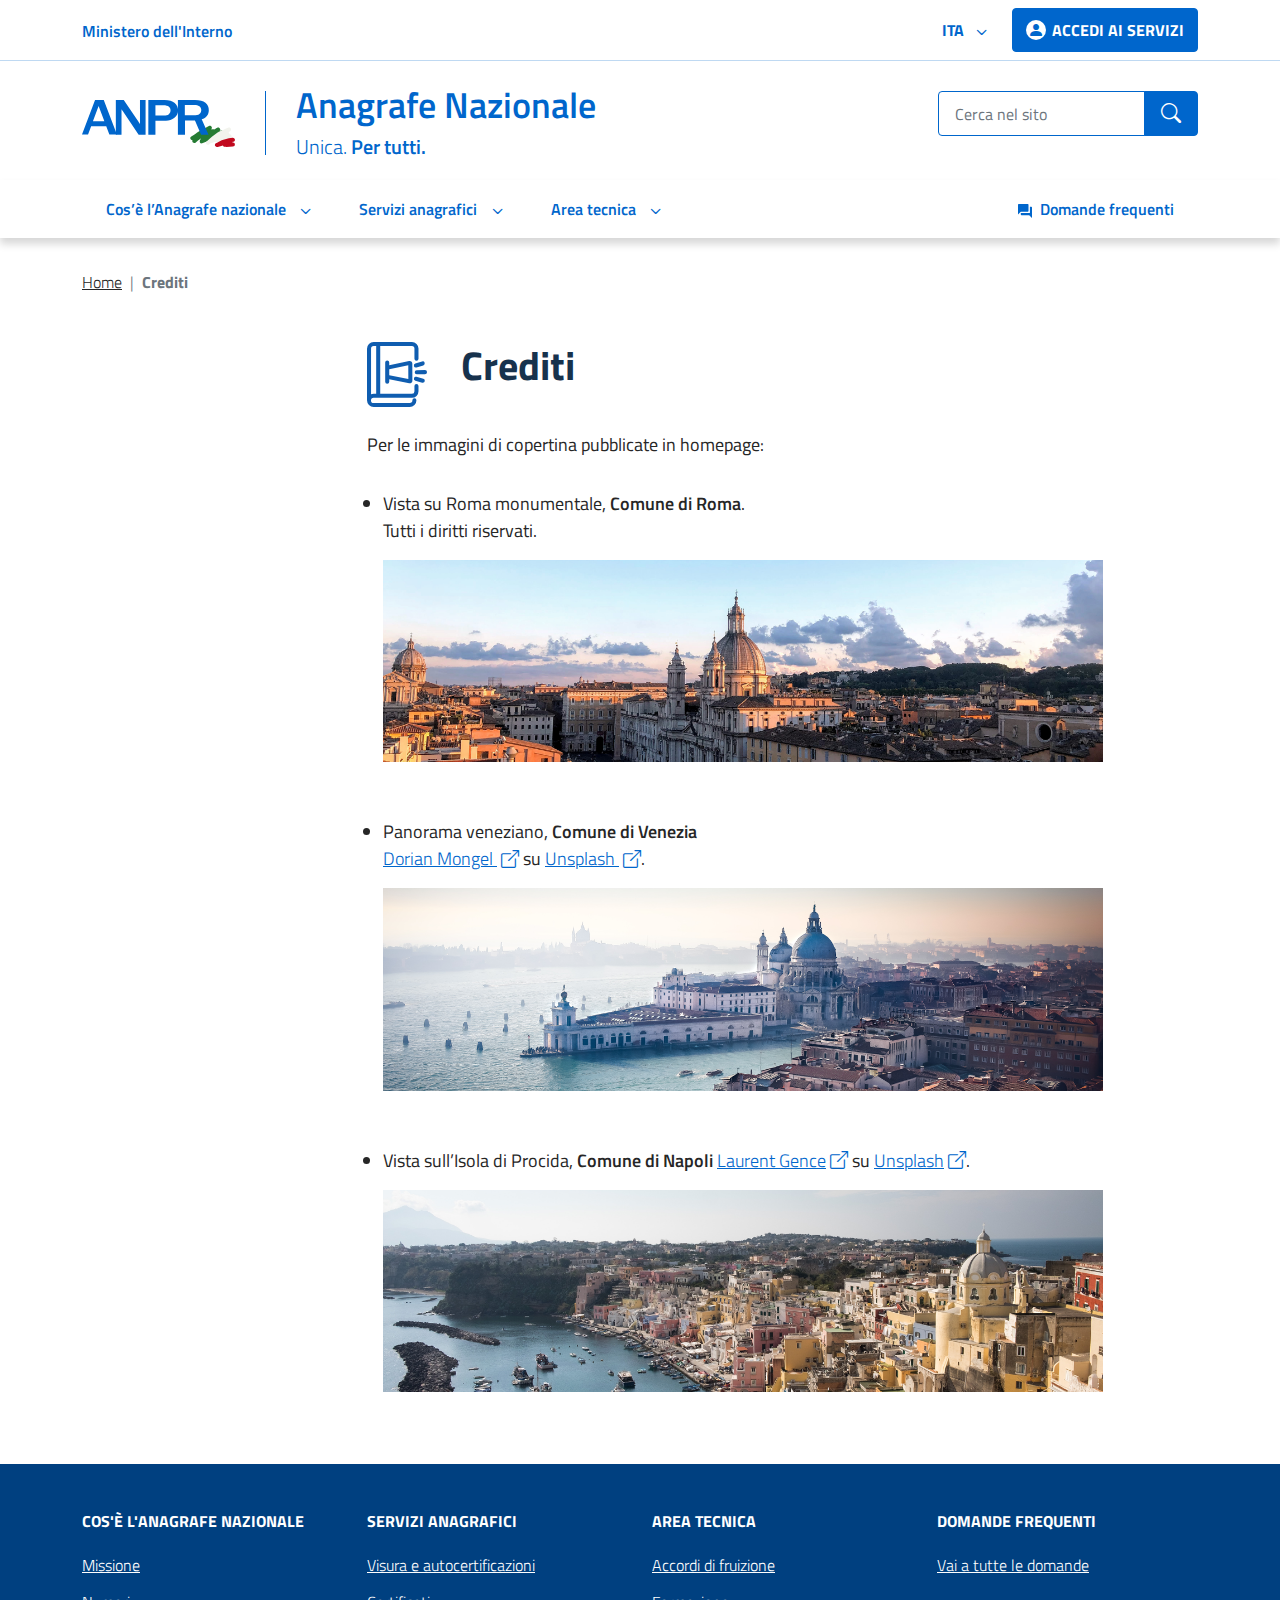
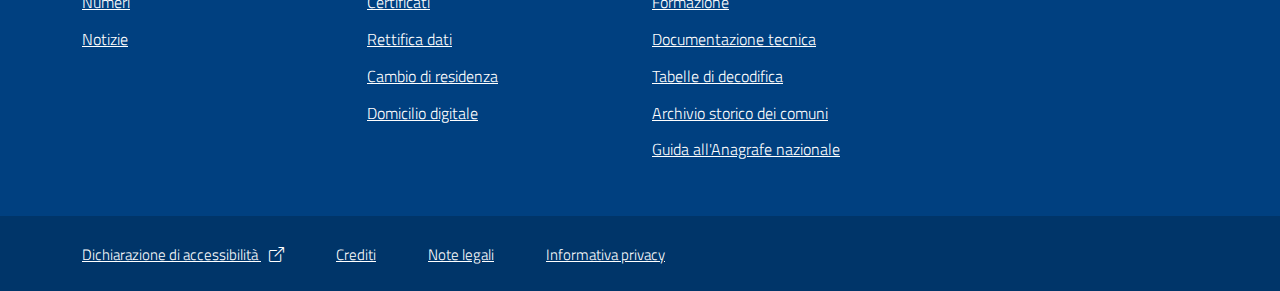
<file: prototipo/crediti.html>
<!doctype html>
<html lang="it">

<head>
    <meta charset="utf-8" />
    <meta name="viewport" content="width=device-width, initial-scale=1" />

    <!-- Bootstrap icons -->
    <link href="css/bootstrap-icons.css" rel="stylesheet" />
    <!-- CSS del tema -->
    <link href="css/italia.css" rel="stylesheet" />
    <!-- CSS del carousel -->
    <link href="css/splide.min.css" rel="stylesheet" />
    <!-- CSS custom -->
    <link href="css/custom.css" rel="stylesheet" />
    <title>Crediti - Anagrafe Nazionale</title>
    <meta name="description" content="Da valorizzare">
    <link rel="icon" type="image/png" sizes="16x16" href="favicon.ico">
    <meta property="og:type" content="website" />
    <meta property="og:title" content="Da valorizzare" />
    <meta property="og:url" content="Da valorizzare" />
    <meta property="og:description" content="Da valorizzare" />
    <meta property="og:image" content="Da valorizzare" />
    <meta property="og:site_name" content="Da valorizzare" />
</head>

<body>
    <a class="visually-hidden" href="#main" aria-label="link a contenuto principale">Vai al contenuto principale</a>
    <header aria-label="Funzioni di servizio">
        <div class="header-top-light">
            <div class="container px-custom py-2">
                <div class="row align-items-center gx-2 gx-md-4">
                    <div class="col">
                        <a href="https://www.interno.gov.it/it" target="_blank"
                            class="link-primary link-istituzione">Ministero dell'Interno<span class="visually-hidden">: apre
                                una nuova finestra</span></a>
                    </div>
                    <div class="col col-md-auto d-flex align-items-center justify-content-end">
                        <div class="dropdown">
                            <button type="button" id="lingue-disponibili"
                                class="btn btn-sm link-primary dropdown-toggle" data-bs-toggle="dropdown"
                                aria-expanded="false">
                                <span class="visually-hidden">Lingue disponibili:</span>ITA
                            </button>
                            <ul class="dropdown-menu" aria-labelledby="lingue-disponibili">
                                <li>
                                    <a class="dropdown-item" href="#" lang="de">DEU<span class="visually-hidden">:
                                            deutsche</span>
                                    </a>
                                </li>
                                <li>
                                    <a class="dropdown-item" href="#" lang="en">ENG<span class="visually-hidden">:
                                            english</span>
                                    </a>
                                </li>
                                <li>
                                    <a class="dropdown-item" href="#" lang="sl">SLO<span class="visually-hidden">:
                                            slovenian</span>
                                    </a>
                                </li>
                            </ul>
                        </div>
                        <a href="login.html" class="btn btn-primary btn-sm access ms-3">
                            <span class="rounded-icon d-none d-md-flex"><i class="icon bi bi-person-fill"></i></span>
                            Accedi <span class="d-none d-md-inline ms-1">ai servizi</span>
                        </a>
                    </div>
                </div>
            </div>
        </div>
        <div class="header-light">
            <div class="container px-custom pt-3 py-lg-4">
                <div class="d-flex gx-2 gx-md-4">

                    <!--<button type="button" class="navbar-toggler me-3" data-bs-toggle="collapse" href="#navbar-menu" role="button" aria-expanded="false" aria-controls="navbar-menu">
                            <span class="visually-hidden">Apri menu principale</span>
                            <i class="bi bi-list bi-lg"></i>
                        </button>-->

                    <button type="button" class="navbar-toggler me-3" data-bs-toggle="offcanvas"
                        data-bs-target="#navbar-menu" aria-controls="navbar-menu" aria-label="Apri menu principale">
                        <span class="visually-hidden">Apri menu principale</span>
                        <i class="bi bi-list bi-lg"></i>
                    </button>

                    <a href="homepage.html" class="d-flex" aria-label="Homepage Anagrafe nazionale"><img src="img/logo-anpr.svg" alt="Logo Anagrafe Nazionale"
                        class="logo me-2 me-lg-4" /><h1>Anagrafe Nazionale<small>Unica. <span class="fw-semibold">Per tutti.</span></small></h1></a>

                    <a class="d-lg-none search-mobile ms-auto" href="#"><i class="bi bi-search"></i></a>


                    <div class="d-none d-lg-block ms-auto">
                        <form class="navbar-form">
                            <label for="search" class="visually-hidden">Cerca nel sito:</label>
                            <div class="input-group input-group-lg">
                                <input type="text" id="search" name="search" class="form-control border-primary"
                                    placeholder="Cerca nel sito" />
                                <a class="btn btn-primary" href="risultati-ricerca.html">
                                    <i class="bi bi-search"></i>
                                    <span class="visually-hidden">Cerca</span>
                                </a>
                            </div>
                        </form>
                    </div>
                </div>
            </div>
        </div>
    </header>
    <nav class="main-nav" aria-label="Menu principale">
        <div class="visually-hidden">Menu principale</div>
        <div class="navbar navbar-expand-lg navbar-light">
            <div class="container px-custom">
                <div class="d-flex align-items-center w-100">
                    <button type="button" class="navbar-toggler sticky me-3" data-bs-toggle="offcanvas"
                        data-bs-target="#navbar-menu" aria-controls="navbar-menu" aria-label="Apri menu principale">
                        <span class="visually-hidden">Apri menu principale</span>
                        <i class="bi bi-list bi-lg"></i>
                    </button>
                    <a href="homepage.html" class="d-flex align-items-center" aria-label="Homepage Anagrafe nazionale"><img src="img/logo-anpr-bianco.svg" alt="Logo Anagrafe Nazionale" class="logo logo-sticky me-2"/>
                        <div class="head-title-mobile under-hover">Anagrafe Nazionale<small>Unica. <span class="fw-bold">Per
                            tutti.</span></small></div>
                    </a>
                    <a class="search ms-auto" href="#"><i class="bi bi-search"></i></a>
                    <div class="navbar-collapse collapse" id="navbar-menu">

                        <button type="button" class="navbar-toggler btn-close" data-bs-dismiss="offcanvas"
                            aria-label="Chiudi menu principale" data-bs-target="#navbar-menu">
                            <span class="visually-hidden">Chiudi menu principale</span>
                            <i class="bi bi-x"></i>
                        </button>
                        <div class="menu-wrapper d-flex flex-column flex-lg-row px-3 px-lg-0">
                            <ul class="navbar-nav main-navbar">
                                <li class="nav-item dropdown">
                                    <a class="nav-link dropdown-toggle" href="#" data-bs-toggle="dropdown"
                                        aria-expanded="false">Cos’è l’Anagrafe nazionale</a>
                                    <ul class="dropdown-menu">
                                        <li>
                                            <a class="dropdown-item" href="#">Missione</a>
                                        </li>
                                        <li>
                                            <a class="dropdown-item" href="#">Numeri</a>
                                        </li>
                                        <li>
                                            <a class="dropdown-item" href="notizie.html">Notizie</a>
                                        </li>
                                        <li>
                                            <a class="dropdown-item fw-semibold" href="landing-page.html">Scopri cos'è
                                                l'Anagrafe nazionale <i class="icon bi bi-arrow-right ms-2"></i></a>
                                        </li>
                                    </ul>
                                </li>
                                <li class="nav-item dropdown">
                                    <a class="nav-link dropdown-toggle" href="#" data-bs-toggle="dropdown"
                                        aria-expanded="false">Servizi anagrafici</a>
                                    <ul class="dropdown-menu">
                                        <li>
                                            <a class="dropdown-item" href="#">Visura e autocertificazioni</a>
                                        </li>
                                        <li>
                                            <a class="dropdown-item" href="certificati.html">Certificati</a>
                                        </li>
                                        <li>
                                            <a class="dropdown-item" href="#">Rettifica dati</a>
                                        </li>
                                        <li>
                                            <a class="dropdown-item" href="#">Cambio di residenza</a>
                                        </li>
                                        <li>
                                            <a class="dropdown-item" href="#">Domicilio digitale</a>
                                        </li>
                                        <li>
                                            <a class="dropdown-item fw-semibold" href="#">Scopri i servizi anagrafici<i
                                                    class="icon bi bi-arrow-right ms-2"></i></a>
                                        </li>
                                    </ul>
                                </li>
                                <li class="nav-item dropdown">
                                    <a class="nav-link dropdown-toggle" href="#" data-bs-toggle="dropdown"
                                        aria-expanded="false">Area tecnica</a>
                                    <ul class="dropdown-menu">
                                        <li>
                                            <a class="dropdown-item" href="#">Accordi di fruizione</a>
                                        </li>
                                        <li>
                                            <a class="dropdown-item" href="#">Formazione</a>
                                        </li>
                                        <li>
                                            <a class="dropdown-item" href="#">Documentazione tecnica</a>
                                        </li>
                                        <li>
                                            <a class="dropdown-item" href="#">Tabelle di decodifica</a>
                                        </li>
                                        <li>
                                            <a class="dropdown-item" href="#">Archivio storico dei comuni</a>
                                        </li>
                                        <li>
                                            <a class="dropdown-item" href="#">Guida all'Anagrafe nazionale</a>
                                        </li>
                                        <li>
                                            <a class="dropdown-item fw-semibold" href="#">Scopri l'area tecnica<i
                                                    class="icon bi bi-arrow-right ms-2"></i></a>
                                        </li>
                                    </ul>
                                </li>
                            </ul>
                            <ul class="navbar-nav ms-lg-auto">
                                <li class="nav-item dropdown">
                                    <a class="nav-link question" href="domande-frequenti.html">
                                        <svg class="icon me-2" xmlns="http://www.w3.org/2000/svg" width="14" height="14"
                                            viewBox="0 0 80 80">
                                            <path id="Icon_material-question-answer"
                                                data-name="Icon material-question-answer"
                                                d="M79,19H71V55H19v8a4.012,4.012,0,0,0,4,4H67L83,83V23A4.012,4.012,0,0,0,79,19ZM63,43V7a4.012,4.012,0,0,0-4-4H7A4.012,4.012,0,0,0,3,7V63L19,47H59A4.012,4.012,0,0,0,63,43Z"
                                                transform="translate(-3 -3)" />
                                        </svg>Domande frequenti
                                    </a>
                                </li>
                            </ul>
                            <div class="access-container">
                                <a href="login.html" class="btn btn-primary access ms-lg-3">
                                    <span class="rounded-icon"><i class="icon bi bi-person-fill"></i></span> ACCEDI AI
                                    SERVIZI
                                </a>
                            </div>
                        </div>

                    </div>

                </div>
            </div>
        </div>
    </nav>

    <main id="main">
        <section class="section section-breadcrumb">
            <div class="container px-custom">
                <div class="col-12">
                    <nav style="--bs-breadcrumb-divider: '|';" aria-label="breadcrumb">
                        <ol class="breadcrumb">
                            <li class="breadcrumb-item"><a href="#">Home</a></li>
                            <li class="breadcrumb-item active" aria-current="page">Crediti</li>
                        </ol>
                    </nav>
                </div>
            </div>
        </section>

        <section class="section section-first">
            <div class="container px-custom">

                <div class="row">


                    <div class="col-lg-3 d-none d-lg-block"></div>
                    <div class="col-12 col-lg-8">
                        <div class="row">

                            <div class="col-12">
                                <div
                                    class="title-box page-title d-flex flex-column align-items-center align-items-md-start justify-content-center justify-content-md-start mb-4">
                                    <div class="d-flex align-items-center align-items-md-start w-100 mb-3 mb-md-0">
                                        <img class="icon icon-heading" src="img/ico-crediti.svg" alt="">
                                        <h2 class="mb-0 mb-md-3">Crediti</h2>
                                    </div>
                                </div>
                            </div>

                        </div>
                        <div class="row">
                            <div class="">
                                <div class="">
                                    <p>Per le immagini di copertina pubblicate in homepage:</p>
                                </div>
                            </div>
                        </div>
                        <div class="row">
                            <div class="">
                                <div class="">

                                    <ul class="list credits">
                                        <li>
                                            <p>Vista su Roma monumentale, <span class="credit fw-semibold">Comune di
                                                    Roma</span>.<br> Tutti i diritti riservati.</p>
                                            <img class="img-fluid" src="img/hero-immagine1.png"
                                                alt="Vista su Roma monumentale">
                                        </li>
                                        <li>
                                            <p>Panorama veneziano, <span class="credit fw-semibold">Comune di
                                                    Venezia</span><br>
                                                <a href="#">Dorian Mongel<span class="visually-hidden">: apre una nuova
                                                        finestra</span> <i
                                                        class="icon bi bi-box-arrow-up-right ms-1"></i></a> su <a
                                                    href="#">Unsplash <span class="visually-hidden">: apre una nuova
                                                        finestra</span><i
                                                        class="icon bi bi-box-arrow-up-right ms-1"></i></a>.
                                            </p>
                                            <img class="img-fluid" src="img/hero-immagine2.png"
                                                alt="Panorama veneziano">
                                        </li>
                                        <li>
                                            <p>Vista sull’Isola di Procida, <span class="credit fw-semibold">Comune di
                                                    Napoli</span> <a href="#">Laurent Gence<span
                                                        class="visually-hidden">: apre una nuova finestra</span><i
                                                        class="icon bi bi-box-arrow-up-right ms-1"></i></a> su
                                                <a href="#">Unsplash<span class="visually-hidden">: apre una nuova
                                                        finestra</span><i
                                                        class="icon bi bi-box-arrow-up-right ms-1"></i></a>.
                                            </p>
                                            <img class="img-fluid" src="img/hero-immagine3.png"
                                                alt="Vista sull’Isola di Procida">
                                        </li>
                                    </ul>
                                </div>
                            </div>
                        </div>

                    </div>
                </div>
            </div>
        </section>
    </main>
    <footer>
        <h2 class="visually-hidden">Mappa del sito Anagrafe Nazionale</h2>
        <div class="footer-dark">
            <div class="container px-custom pt-md-5">
                  <!--
                <div class="row align-items-center gx-2 gx-md-4 mb-5">
                    <div class="col-auto">
                        <a href="homepage.html" class="d-flex f-link" aria-label="Homepage Anagrafe nazionale"><img src="img/logo-anpr-bianco.svg" alt="Logo Anagrafe Nazionale" class="logo"> 
                            <div class="h1">
                                 Anagrafe Nazionale<small>Unica. <span class="fw-semibold">Per tutti.</span></small>
                            </div>
                        </a>
                    </div>
                </div>
            -->
                <div class="row">
                    <div class="col-12 col-md-6 col-lg-3">
                        <h3>Cos'è l'Anagrafe nazionale</h3>
                        <div class="row">
                            <div class="col-12 col-sm">
                                <ul class="link-list mb-5">
                                    <li><a class="list-item" href="#">Missione</a></li>
                                    <li><a class="list-item" href="#">Numeri</a></li>
                                    <li><a class="list-item" href="notizie.html">Notizie</a></li>
                                </ul>
                            </div>
                        </div>
                    </div>

                    <div class="col-12 col-md-6 col-lg-3">
                        <h3>SERVIZI ANAGRAFICI</h3>
                        <div class="row">
                            <div class="col-12 col-sm">
                                <ul class="link-list mb-5">
                                    <li><a class="list-item" href="#">Visura e autocertificazioni</a></li>
                                    <li><a class="list-item" href="certificati.html">Certificati</a></li>
                                    <li><a class="list-item" href="#">Rettifica dati</a></li>
                                    <li><a class="list-item" href="#">Cambio di residenza</a></li>
                                    <li><a class="list-item" href="#">Domicilio digitale</a></li>
                                </ul>
                            </div>
                        </div>
                    </div>

                    <div class="col-12 col-md-6 col-lg-3">
                        <h3>AREA TECNICA</h3>
                        <div class="row">
                            <div class="col-12 col-sm">
                                <ul class="link-list mb-5">
                                    <li><a class="list-item" href="#">Accordi di fruizione</a></li>
                                    <li><a class="list-item" href="#">Formazione</a></li>
                                    <li><a class="list-item" href="#">Documentazione tecnica</a></li>
                                    <li><a class="list-item" href="#">Tabelle di decodifica</a></li>
                                    <li><a class="list-item" href="#">Archivio storico dei comuni</a></li>
                                    <li><a class="list-item" href="#">Guida all'Anagrafe nazionale</a></li>


                                </ul>
                            </div>
                        </div>
                    </div>

                    <div class="col-12 col-md-6 col-lg-3">
                        <h3>DOMANDE FREQUENTI</h3>
                        <div class="row">
                            <div class="col-12 col-sm">
                                <ul class="link-list mb-5">
                                    <li><a class="list-item" href="#">Vai a tutte le domande</a></li>
                                </ul>
                            </div>
                        </div>
                    </div>

                </div>
            </div>
        </div>
        <div class="footer-small">
            <h3 class="visually-hidden">Altri link del sito</h3>
            <div class="container">
                <div class="row">
                    <div class="col-12">
                        <ul class="list-inline d-inline-block my-4">

                            <li class="list-inline-item d-block d-md-inline-block">
                                <a href="#" class="link-white">Dichiarazione di accessibilità <span
                                        class="visually-hidden">: apre una nuova finestra</span><i
                                        class="icon bi bi-box-arrow-up-right ms-2"></i></a>
                            </li>
                            <li class="list-inline-item d-block d-md-inline-block">
                                <a href="crediti.html" class="link-white">Crediti</a>
                            </li>
                            <li class="list-inline-item d-block d-md-inline-block">
                                <a href="#" class="link-white">Note legali</a>
                            </li>
                            <li class="list-inline-item d-block d-md-inline-block">
                                <a href="#" class="link-white">Informativa privacy</a>
                            </li>
                        </ul>
                    </div>
                </div>
            </div>
        </div>
    </footer>
    <button type="button" id="scroll-top-btn" class="back-to-top shadow" title="Torna all'inizio" aria-hidden="true">
        <i class="bi bi-arrow-up"></i>
    </button>
    <div class="access-sticky">
        <a href="login.html" class="btn btn-primary access">
            <span class="rounded-icon"><i class="icon bi bi-person-fill"></i></span> Accedi ai servizi
        </a>
    </div>

    <!-- Jquery -->
    <script type="text/javascript" src="js/jquery.min.js"></script>
    <!-- Bootstrap JS -->
    <script src="js/bootstrap.bundle.min.js"></script>
    <!-- Splide JS -->
    <script src="js/splide.min.js"></script>
    <!-- Custom JS -->
    <script src="js/custom.js"></script>



</body>

</html>
</file>
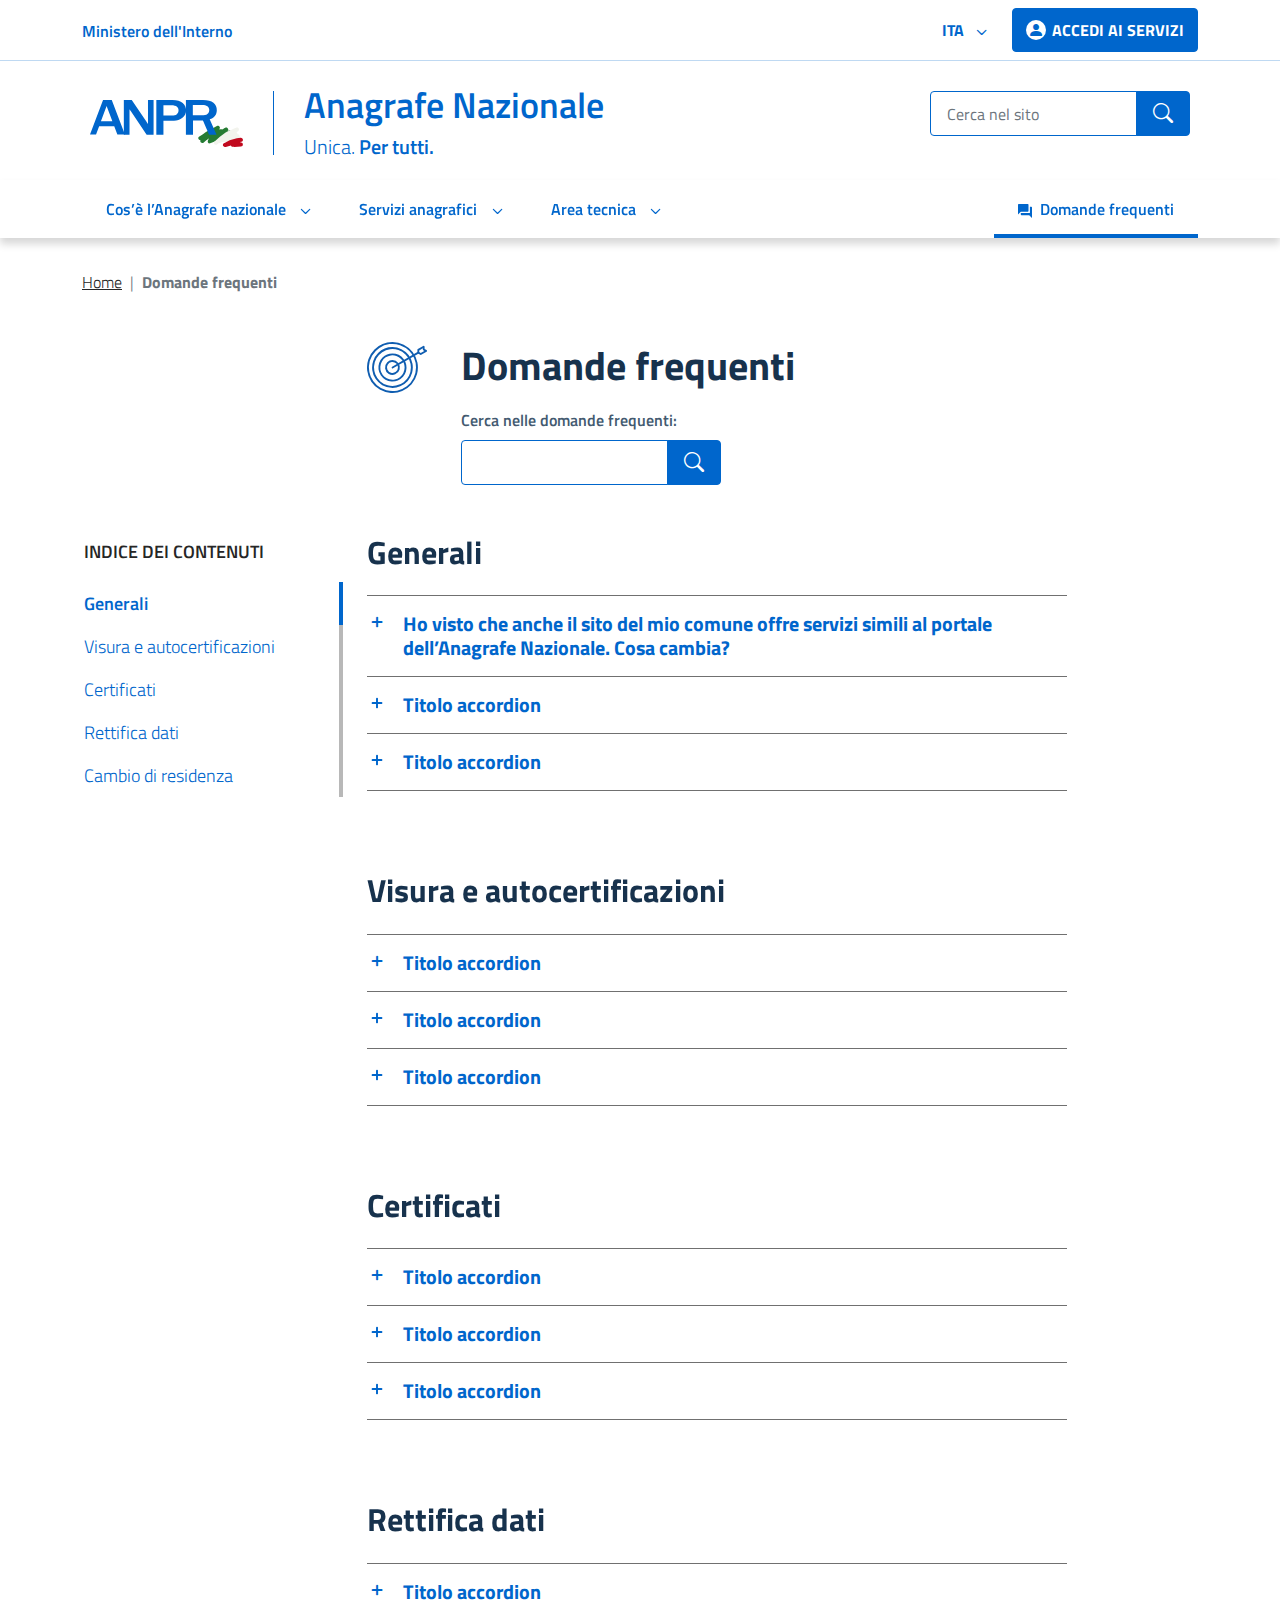
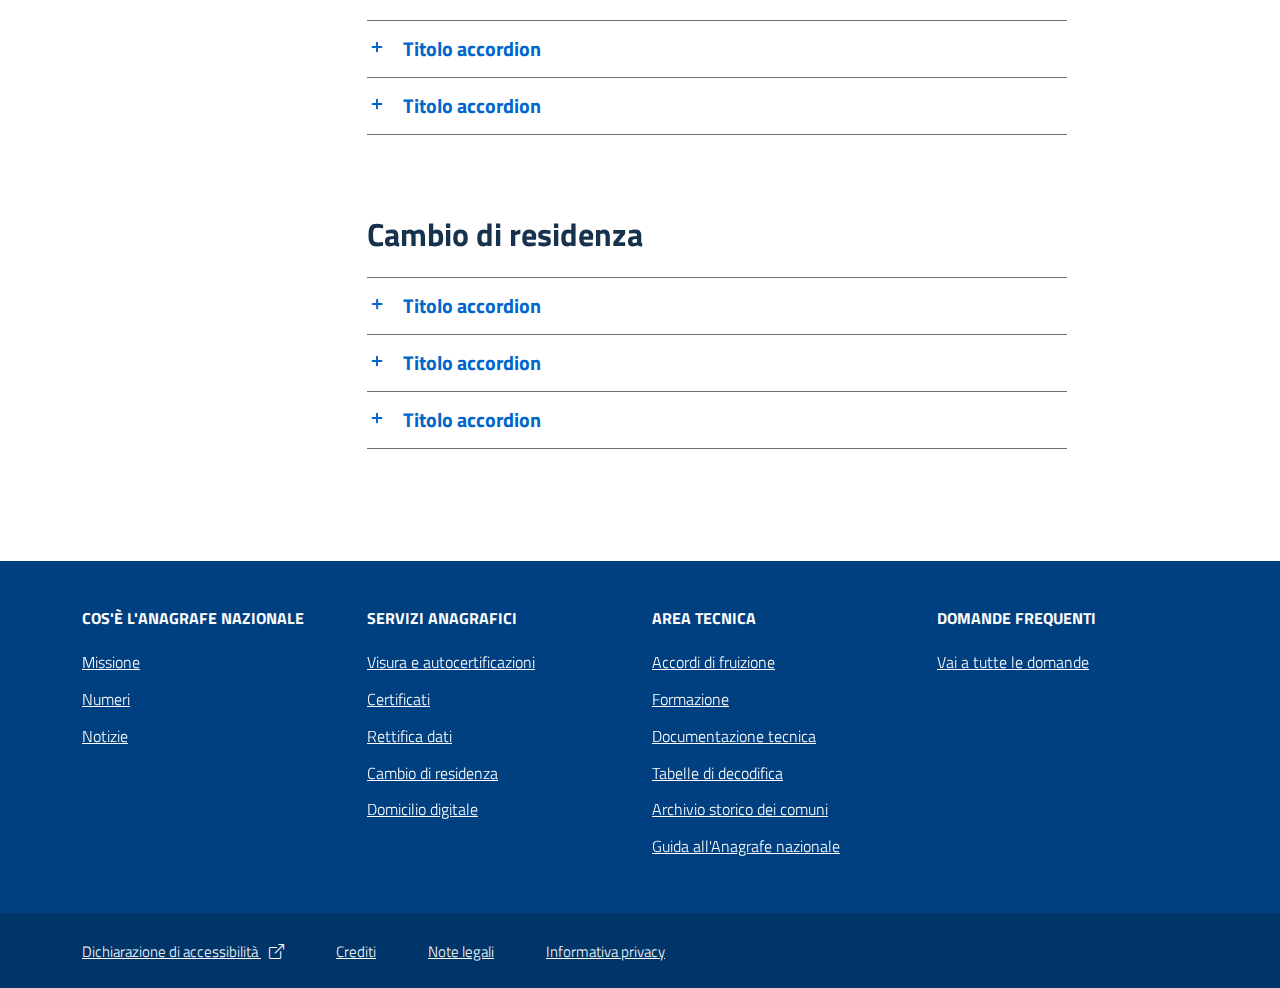
<file: prototipo/domande-frequenti.html>
<!doctype html>
<html lang="it">

<head>
    <meta charset="utf-8" />
    <meta name="viewport" content="width=device-width, initial-scale=1" />

    <!-- Bootstrap icons -->
    <link href="css/bootstrap-icons.css" rel="stylesheet" />
    <!-- CSS del tema -->
    <link href="css/italia.css" rel="stylesheet" />
    <!-- CSS del carousel -->
    <link href="css/splide.min.css" rel="stylesheet" />
    <!-- CSS custom -->
    <link href="css/custom.css" rel="stylesheet" />
    <title>Domande frequenti - Anagrafe Nazionale</title>
    <meta name="description" content="Da valorizzare">
    <link rel="icon" type="image/png" sizes="16x16" href="favicon.ico">
    <meta property="og:type" content="website" />
    <meta property="og:title" content="Da valorizzare" />
    <meta property="og:url" content="Da valorizzare" />
    <meta property="og:description" content="Da valorizzare" />
    <meta property="og:image" content="Da valorizzare" />
    <meta property="og:site_name" content="Da valorizzare" />
</head>

<body>
    <a class="visually-hidden" href="#main" aria-label="link a contenuto principale">Vai al contenuto principale</a>
    <header aria-label="Funzioni di servizio">
        <div class="header-top-light">
            <div class="container px-custom py-2">
                <div class="row align-items-center gx-2 gx-md-4">
                    <div class="col">
                        <a href="https://www.interno.gov.it/it" target="_blank"
                            class="link-primary link-istituzione">Ministero dell'Interno<span class="visually-hidden">: apre
                                una nuova finestra</span></a>
                    </div>
                    <div class="col col-md-auto d-flex align-items-center justify-content-end">
                        <div class="dropdown">
                            <button type="button" id="lingue-disponibili"
                                class="btn btn-sm link-primary dropdown-toggle" data-bs-toggle="dropdown"
                                aria-expanded="false">
                                <span class="visually-hidden">Lingue disponibili:</span>ITA
                            </button>
                            <ul class="dropdown-menu" aria-labelledby="lingue-disponibili">
                                <li>
                                    <a class="dropdown-item" href="#" lang="de">DEU<span class="visually-hidden">:
                                            deutsche</span>
                                    </a>
                                </li>
                                <li>
                                    <a class="dropdown-item" href="#" lang="en">ENG<span class="visually-hidden">:
                                            english</span>
                                    </a>
                                </li>
                                <li>
                                    <a class="dropdown-item" href="#" lang="sl">SLO<span class="visually-hidden">:
                                            slovenian</span>
                                    </a>
                                </li>
                            </ul>
                        </div>
                        <a href="login.html" class="btn btn-primary btn-sm access ms-3">
                            <span class="rounded-icon d-none d-md-flex"><i class="icon bi bi-person-fill"></i></span>
                            Accedi <span class="d-none d-md-inline ms-1">ai servizi</span>
                        </a>
                    </div>
                </div>
            </div>
        </div>
        <div class="header-light">
            <div class="container px-custom pt-3 py-lg-4">
                <div class="d-flex px-2 gx-md-4">

                    <!--<button type="button" class="navbar-toggler me-3" data-bs-toggle="collapse" href="#navbar-menu" role="button" aria-expanded="false" aria-controls="navbar-menu">
                            <span class="visually-hidden">Apri menu principale</span>
                            <i class="bi bi-list bi-lg"></i>
                        </button>-->

                    <button type="button" class="navbar-toggler me-3" data-bs-toggle="offcanvas"
                        data-bs-target="#navbar-menu" aria-controls="navbar-menu" aria-label="Apri menu principale">
                        <span class="visually-hidden">Apri menu principale</span>
                        <i class="bi bi-list bi-lg"></i>
                    </button>

                    <a href="homepage.html" class="d-flex" aria-label="Homepage Anagrafe nazionale"><img src="img/logo-anpr.svg" alt="Logo Anagrafe Nazionale"
                        class="logo me-2 me-lg-4" /><h1>Anagrafe Nazionale<small>Unica. <span class="fw-semibold">Per tutti.</span></small></h1></a>

                    <a class="d-lg-none search-mobile ms-auto" href="#"><i class="bi bi-search"></i></a>


                    <div class="d-none d-lg-block ms-auto">
                        <form class="navbar-form">
                            <label for="search" class="visually-hidden">Cerca nel sito:</label>
                            <div class="input-group input-group-lg">
                                <input type="text" id="search" name="search" class="form-control border-primary"
                                    placeholder="Cerca nel sito" />
                                <a class="btn btn-primary" href="risultati-ricerca.html">
                                    <i class="bi bi-search"></i>
                                    <span class="visually-hidden">Cerca</span>
                                </a>
                            </div>
                        </form>
                    </div>
                </div>
            </div>
        </div>
    </header>
    <nav class="main-nav" aria-label="Menu principale">
        <div class="visually-hidden">Menu principale</div>
        <div class="navbar navbar-expand-lg navbar-light">
            <div class="container px-custom">
                <div class="d-flex align-items-center w-100">
                    <button type="button" class="navbar-toggler sticky me-3" data-bs-toggle="offcanvas"
                        data-bs-target="#navbar-menu" aria-controls="navbar-menu" aria-label="Apri menu principale">
                        <span class="visually-hidden">Apri menu principale</span>
                        <i class="bi bi-list bi-lg"></i>
                    </button>
                    <a href="homepage.html" class="d-flex align-items-center" aria-label="Homepage Anagrafe nazionale"><img src="img/logo-anpr-bianco.svg" alt="Logo Anagrafe Nazionale" class="logo logo-sticky me-2"/>
                        <div class="head-title-mobile under-hover">Anagrafe Nazionale<small>Unica. <span class="fw-bold">Per
                            tutti.</span></small></div>
                    </a>
                    <a class="search ms-auto" href="#"><i class="bi bi-search"></i></a>
                    <div class="navbar-collapse collapse" id="navbar-menu">

                        <button type="button" class="navbar-toggler btn-close" data-bs-dismiss="offcanvas"
                            aria-label="Chiudi menu principale" data-bs-target="#navbar-menu">
                            <span class="visually-hidden">Chiudi menu principale</span>
                            <i class="bi bi-x"></i>
                        </button>
                        <div class="menu-wrapper d-flex flex-column flex-lg-row px-3 px-lg-0">
                            <ul class="navbar-nav main-navbar">
                                <li class="nav-item dropdown">
                                    <a class="nav-link dropdown-toggle" href="#" data-bs-toggle="dropdown"
                                        aria-expanded="false">Cos’è l’Anagrafe nazionale</a>
                                    <ul class="dropdown-menu">
                                        <li>
                                            <a class="dropdown-item" href="#">Missione</a>
                                        </li>
                                        <li>
                                            <a class="dropdown-item" href="#">Numeri</a>
                                        </li>
                                        <li>
                                            <a class="dropdown-item" href="notizie.html">Notizie</a>
                                        </li>
                                        <li>
                                            <a class="dropdown-item fw-semibold" href="landing-page.html">Scopri cos'è
                                                l'Anagrafe nazionale <i class="icon bi bi-arrow-right ms-2"></i></a>
                                        </li>
                                    </ul>
                                </li>
                                <li class="nav-item dropdown">
                                    <a class="nav-link dropdown-toggle" href="#" data-bs-toggle="dropdown"
                                        aria-expanded="false">Servizi anagrafici</a>
                                    <ul class="dropdown-menu">
                                        <li>
                                            <a class="dropdown-item" href="#">Visura e autocertificazioni</a>
                                        </li>
                                        <li>
                                            <a class="dropdown-item" href="certificati.html">Certificati</a>
                                        </li>
                                        <li>
                                            <a class="dropdown-item" href="#">Rettifica dati</a>
                                        </li>
                                        <li>
                                            <a class="dropdown-item" href="#">Cambio di residenza</a>
                                        </li>
                                        <li>
                                            <a class="dropdown-item" href="#">Domicilio digitale</a>
                                        </li>
                                        <li>
                                            <a class="dropdown-item fw-semibold" href="#">Scopri i servizi anagrafici<i
                                                    class="icon bi bi-arrow-right ms-2"></i></a>
                                        </li>
                                    </ul>
                                </li>
                                <li class="nav-item dropdown">
                                    <a class="nav-link dropdown-toggle" href="#" data-bs-toggle="dropdown"
                                        aria-expanded="false">Area tecnica</a>
                                    <ul class="dropdown-menu">
                                        <li>
                                            <a class="dropdown-item" href="#">Accordi di fruizione</a>
                                        </li>
                                        <li>
                                            <a class="dropdown-item" href="#">Formazione</a>
                                        </li>
                                        <li>
                                            <a class="dropdown-item" href="#">Documentazione tecnica</a>
                                        </li>
                                        <li>
                                            <a class="dropdown-item" href="#">Tabelle di decodifica</a>
                                        </li>
                                        <li>
                                            <a class="dropdown-item" href="#">Archivio storico dei comuni</a>
                                        </li>
                                        <li>
                                            <a class="dropdown-item" href="#">Guida all'Anagrafe nazionale</a>
                                        </li>
                                        <li>
                                            <a class="dropdown-item fw-semibold" href="#">Scopri l'area tecnica<i
                                                    class="icon bi bi-arrow-right ms-2"></i></a>
                                        </li>
                                    </ul>
                                </li>
                            </ul>
                            <ul class="navbar-nav ms-lg-auto">
                                <li class="nav-item dropdown active">
                                    <a class="nav-link question active" href="domande-frequenti.html">
                                        <svg class="icon me-2" xmlns="http://www.w3.org/2000/svg" width="14" height="14"
                                            viewBox="0 0 80 80">
                                            <path id="Icon_material-question-answer"
                                                data-name="Icon material-question-answer"
                                                d="M79,19H71V55H19v8a4.012,4.012,0,0,0,4,4H67L83,83V23A4.012,4.012,0,0,0,79,19ZM63,43V7a4.012,4.012,0,0,0-4-4H7A4.012,4.012,0,0,0,3,7V63L19,47H59A4.012,4.012,0,0,0,63,43Z"
                                                transform="translate(-3 -3)" />
                                        </svg>Domande frequenti
                                    </a>
                                </li>
                            </ul>
                            <div class="access-container">
                                <a href="login.html" class="btn btn-primary access ms-lg-3">
                                    <span class="rounded-icon"><i class="icon bi bi-person-fill"></i></span> ACCEDI AI
                                    SERVIZI
                                </a>
                            </div>
                        </div>

                    </div>

                </div>
            </div>
        </div>
    </nav>

    <main id="main">
        <section class="section section-breadcrumb">
            <div class="container px-custom">
                <div class="col-12">
                    <nav style="--bs-breadcrumb-divider: '|';" aria-label="breadcrumb">
                        <ol class="breadcrumb">
                            <li class="breadcrumb-item"><a href="#">Home</a></li>
                            <li class="breadcrumb-item active" aria-current="page">Domande frequenti</li>
                        </ol>
                    </nav>
                </div>
            </div>
        </section>

        <section class="section section-first">
            <div class="container px-custom">
                <div class="row">
                    <div class="col-lg-3 d-none d-lg-block"></div>
                    <div class="col-12 col-lg-8">
                        <div
                            class="title-box page-title d-flex flex-column align-items-md-start justify-content-center justify-content-md-start mb-5">

                            <div class="d-flex align-items-center align-items-md-start w-100 mb-3 mb-md-0">
                                <img class="icon icon-heading" src="img/ico-faq.svg" alt="">
                                <h2 class="mb-0 mb-md-3">Domande frequenti</h2>
                            </div>

                            <div class="text-box d-flex flex-column">
                                <form class="form-title">
                                    <label class="mb-2" id="label-search-faq" for="search-faq">Cerca nelle domande
                                        frequenti<span class="visually-hidden"> (i risultati saranno filtrati dal terzo carattere digitato)</span>:</label>
                                    <div class="input-group input-group-lg">
                                        <input type="text" id="search-faq" name="search-faq"
                                            class="form-control border-primary" aria-labelledby="label-search-faq">
                                        <button type="submit" class="btn btn-primary">
                                            <i class="bi bi-search"></i>
                                            <span class="visually-hidden">Cerca</span>
                                        </button>
                                    </div>
                                </form>
                            </div>
                        </div>
                    </div>
                </div>
                <div class="row">
                    <aside id="laterale" class="col-lg-3 d-none d-lg-block ps-0">
                        <nav id="indice-contenuti"
                            class="navbar navbar-left top-navscroll affix-top bg-white flex-column align-items-start">
                            <div class="sidebar-header pt-2">
                                <h2 class="sidebar-title">Indice dei contenuti</h2>
                            </div>
                            <nav class="nav nav-pills flex-column">
                                <a aria-label="Generali" class="nav-link active" href="#generali">Generali</a>
                                <a aria-label="Visura e autocertificazioni" class="nav-link" href="#visura">Visura e
                                    autocertificazioni</a>
                                <a aria-label="Certificati" class="nav-link" href="#certificati">Certificati</a>
                                <a aria-label="Rettifica dati" class="nav-link" href="#rettifica">Rettifica dati</a>
                                <a aria-label="Cambio di residenza" class="nav-link" href="#cambio-residenza">Cambio di
                                    residenza</a>
                            </nav>
                        </nav>
                    </aside>

                    <div class="col-12 col-lg-8 page-sections-container faq">
                        <div class="row">
                            <div aria-hidden="true" aria-label="indice di pagina mobile"
                                class="col-12 d-lg-none sticky-top px-0 indice-laterale">
                                <div class="accordion mb-0" id="indice-di-pagina">
                                    <div class="accordion-item">
                                        <h2 class="accordion-header" id="indice-di-pagina-headingOne">
                                            <button class="accordion-button collapsed sidebar-title" type="button"
                                                data-bs-toggle="collapse" data-bs-target="#indice-di-pagina-collapseOne"
                                                aria-expanded="false" aria-controls="indice-di-pagina-collapseOne">
                                                Indice dei contenuti
                                            </button>
                                        </h2>
                                        <div id="indice-di-pagina-collapseOne" class="accordion-collapse collapse"
                                            aria-labelledby="indice-di-pagina-headingOne"
                                            data-bs-parent="#indice-di-pagina">
                                            <div class="accordion-body">
                                                <nav class="navbar top-navscroll">
                                                    <ul class="navbar-nav">
                                                        <li class="nav-item">
                                                            <a class="nav-link active" aria-current="page"
                                                                href="#generali">Generali</a>
                                                        </li>
                                                        <li class="nav-item">
                                                            <a class="nav-link" href="#visura">Visura e
                                                                autocertificazioni</a>
                                                        </li>
                                                        <li class="nav-item">
                                                            <a class="nav-link" href="#certificati">Certificati</a>
                                                        </li>
                                                        <li class="nav-item">
                                                            <a class="nav-link" href="#rettifica">Rettifica dati</a>
                                                        </li>
                                                        <li class="nav-item">
                                                            <a class="nav-link" href="#cambio-residenza">Cambio di
                                                                residenza</a>
                                                        </li>
                                                    </ul>
                                                </nav>
                                            </div>
                                        </div>
                                    </div>

                                </div>
                            </div>
                            <div class="col-12">
                                <h3 class="mt-5 mt-lg-0 mb-4 anchor">
                                    <span class="sr-only anchor-point" id="generali">Generali</span>
                                    Generali
                                </h3>
                                <div class="accordion" id="accordion-generali">
                                    <div class="accordion-item">
                                        <h4 class="accordion-header" id="accordion-generali-heading-1">
                                            <button class="accordion-button accordion-button-start collapsed"
                                                type="button" data-bs-toggle="collapse"
                                                data-bs-target="#accordion-generali-collapse-1"
                                                aria-controls="accordion-generali-collapse-1">Ho visto che anche il sito
                                                del mio comune offre servizi simili al portale dell’Anagrafe Nazionale.
                                                Cosa cambia?</button>
                                        </h4>
                                        <div id="accordion-generali-collapse-1" class="accordion-collapse collapse"
                                            aria-labelledby="accordion-generali-heading-1">
                                            <div class="accordion-body">
                                                Non ci sono differenze tra i certificati e i servizi rilasciati dal sito
                                                del tuo comune e quelli dell’Anagrafe Nazionale. Alcuni comuni di grandi
                                                dimensioni si sono dotati dei propri servizi online per rispondere
                                                meglio alle esigenze locali, mentre l’Anagrafe Nazionale è pensata come
                                                un unico luogo che fornisce servizi di pari livello per tutta la
                                                popolazione residente in Italia e per gli italiani all’estero iscritti
                                                all’AIRE.
                                            </div>
                                        </div>
                                    </div>
                                    <div class="accordion-item">
                                        <h4 class="accordion-header" id="accordion-generali-heading-2">
                                            <button class="accordion-button accordion-button-start collapsed"
                                                type="button" data-bs-toggle="collapse"
                                                data-bs-target="#accordion-generali-collapse-2"
                                                aria-controls="accordion-generali-collapse-2">Titolo accordion</button>
                                        </h4>
                                        <div id="accordion-generali-collapse-2" class="accordion-collapse collapse"
                                            aria-labelledby="accordion-generali-heading-2">
                                            <div class="accordion-body">Contenuto accordion</div>
                                        </div>
                                    </div>
                                    <div class="accordion-item">
                                        <h4 class="accordion-header" id="accordion-generali-heading-3">
                                            <button class="accordion-button accordion-button-start collapsed"
                                                type="button" data-bs-toggle="collapse"
                                                data-bs-target="#accordion-generali-collapse-3"
                                                aria-controls="accordion-generali-collapse-3">Titolo accordion</button>
                                        </h4>
                                        <div id="accordion-generali-collapse-3" class="accordion-collapse collapse"
                                            aria-labelledby="accordion-generali-heading-3">
                                            <div class="accordion-body">Contenuto accordion</div>
                                        </div>
                                    </div>
                                </div>

                                <h3 class="mt-5 mb-4 anchor">
                                    <span class="sr-only anchor-point" id="visura">Visura e autocertificazioni</span>
                                    Visura e autocertificazioni
                                </h3>
                                <div class="accordion" id="accordion-visura">
                                    <div class="accordion-item">
                                        <h4 class="accordion-header" id="accordion-visura-heading-1">
                                            <button class="accordion-button accordion-button-start collapsed"
                                                type="button" data-bs-toggle="collapse"
                                                data-bs-target="#accordion-visura-collapse-1"
                                                aria-controls="accordion-visura-collapse-2">Titolo
                                                accordion</button>
                                        </h4>
                                        <div id="accordion-visura-collapse-1" class="accordion-collapse collapse"
                                            aria-labelledby="accordion-visura-heading-1">
                                            <div class="accordion-body">Contenuto accordion</div>
                                        </div>
                                    </div>
                                    <div class="accordion-item">
                                        <h4 class="accordion-header" id="accordion-visura-heading-2">
                                            <button class="accordion-button accordion-button-start collapsed"
                                                type="button" data-bs-toggle="collapse"
                                                data-bs-target="#accordion-visura-collapse-2"
                                                aria-controls="accordion-visura-collapse-2">Titolo accordion</button>
                                        </h4>
                                        <div id="accordion-visura-collapse-2" class="accordion-collapse collapse"
                                            aria-labelledby="accordion-visura-heading-2">
                                            <div class="accordion-body">Contenuto accordion</div>
                                        </div>
                                    </div>
                                    <div class="accordion-item">
                                        <h4 class="accordion-header" id="accordion-visura-heading-3">
                                            <button class="accordion-button accordion-button-start collapsed"
                                                type="button" data-bs-toggle="collapse"
                                                data-bs-target="#accordion-visura-collapse-3"
                                                aria-controls="accordion-visura-collapse-3">Titolo accordion</button>
                                        </h4>
                                        <div id="accordion-visura-collapse-3" class="accordion-collapse collapse"
                                            aria-labelledby="accordion-visura-heading-3">
                                            <div class="accordion-body">Contenuto accordion</div>
                                        </div>
                                    </div>
                                </div>

                                <h3 class="mt-5 mb-4 anchor">
                                    <span class="sr-only anchor-point" id="certificati">Certificati</span>
                                    Certificati
                                </h3>
                                <div class="accordion" id="accordion-certificati">
                                    <div class="accordion-item">
                                        <h4 class="accordion-header" id="accordion-certificati-heading-1">
                                            <button class="accordion-button accordion-button-start collapsed"
                                                type="button" data-bs-toggle="collapse"
                                                data-bs-target="#accordion-certificati-collapse-1"
                                                aria-controls="accordion-certificati-collapse-1">Titolo
                                                accordion</button>
                                        </h4>
                                        <div id="accordion-certificati-collapse-1" class="accordion-collapse collapse"
                                            aria-labelledby="accordion-certificati-heading-1">
                                            <div class="accordion-body">Contenuto accordion</div>
                                        </div>
                                    </div>
                                    <div class="accordion-item">
                                        <h4 class="accordion-header" id="accordion-certificati-heading-2">
                                            <button class="accordion-button accordion-button-start collapsed"
                                                type="button" data-bs-toggle="collapse"
                                                data-bs-target="#accordion-certificati-collapse-2"
                                                aria-controls="accordion-certificati-collapse-2">Titolo
                                                accordion</button>
                                        </h4>
                                        <div id="accordion-certificati-collapse-2" class="accordion-collapse collapse"
                                            aria-labelledby="accordion-certificati-heading-2">
                                            <div class="accordion-body">Contenuto accordion</div>
                                        </div>
                                    </div>
                                    <div class="accordion-item">
                                        <h4 class="accordion-header" id="accordion-certificati-heading-3">
                                            <button class="accordion-button accordion-button-start collapsed"
                                                type="button" data-bs-toggle="collapse"
                                                data-bs-target="#accordion-certificati-collapse-3"
                                                aria-controls="accordion-certificati-collapse-3">Titolo
                                                accordion</button>
                                        </h4>
                                        <div id="accordion-certificati-collapse-3" class="accordion-collapse collapse"
                                            aria-labelledby="accordion-certificati-heading-3">
                                            <div class="accordion-body">Contenuto accordion</div>
                                        </div>
                                    </div>
                                </div>

                                <h3 class="mt-5 mb-4 anchor">
                                    <span class="sr-only anchor-point" id="rettifica">Rettifica dati</span>
                                    Rettifica dati
                                </h3>
                                <div class="accordion" id="accordion-rettifica">
                                    <div class="accordion-item">
                                        <h4 class="accordion-header" id="accordion-rettifica-heading-1">
                                            <button class="accordion-button accordion-button-start collapsed"
                                                type="button" data-bs-toggle="collapse"
                                                data-bs-target="#accordion-rettifica-collapse-1"
                                                aria-controls="accordion-rettifica-collapse-1">Titolo
                                                accordion</button>
                                        </h4>
                                        <div id="accordion-rettifica-collapse-1" class="accordion-collapse collapse"
                                            aria-labelledby="accordion-rettifica-heading-1">
                                            <div class="accordion-body">Contenuto accordion</div>
                                        </div>
                                    </div>
                                    <div class="accordion-item">
                                        <h4 class="accordion-header" id="accordion-rettifica-heading-2">
                                            <button class="accordion-button accordion-button-start collapsed"
                                                type="button" data-bs-toggle="collapse"
                                                data-bs-target="#accordion-rettifica-collapse-2"
                                                aria-controls="accordion-rettifica-collapse-2">Titolo accordion</button>
                                        </h4>
                                        <div id="accordion-rettifica-collapse-2" class="accordion-collapse collapse"
                                            aria-labelledby="accordion-rettifica-heading-2">
                                            <div class="accordion-body">Contenuto accordion</div>
                                        </div>
                                    </div>
                                    <div class="accordion-item">
                                        <h4 class="accordion-header" id="accordion-rettifica-heading-3">
                                            <button class="accordion-button accordion-button-start collapsed"
                                                type="button" data-bs-toggle="collapse"
                                                data-bs-target="#accordion-rettifica-collapse-3"
                                                aria-controls="accordion-rettifica-collapse-3">Titolo accordion</button>
                                        </h4>
                                        <div id="accordion-rettifica-collapse-3" class="accordion-collapse collapse"
                                            aria-labelledby="accordion-rettifica-heading-3">
                                            <div class="accordion-body">Contenuto accordion</div>
                                        </div>
                                    </div>
                                </div>

                                <h3 class="mt-5 mb-4 anchor">
                                    <span class="sr-only anchor-point" id="cambio-residenza">Cambio di residenza</span>
                                    Cambio di residenza
                                </h3>
                                <div class="accordion" id="accordion-cambio-residenza">
                                    <div class="accordion-item">
                                        <h4 class="accordion-header" id="accordion-cambio-residenza-heading-1">
                                            <button class="accordion-button accordion-button-start collapsed"
                                                type="button" data-bs-toggle="collapse"
                                                data-bs-target="#accordion-cambio-residenza-collapse-1"
                                                aria-controls="accordion-cambio-residenza-collapse-1">Titolo
                                                accordion</button>
                                        </h4>
                                        <div id="accordion-cambio-residenza-collapse-1"
                                            class="accordion-collapse collapse"
                                            aria-labelledby="accordion-cambio-residenza-heading-1">
                                            <div class="accordion-body">Contenuto accordion</div>
                                        </div>
                                    </div>
                                    <div class="accordion-item">
                                        <h4 class="accordion-header" id="accordion-cambio-residenza-heading-2">
                                            <button class="accordion-button accordion-button-start collapsed"
                                                type="button" data-bs-toggle="collapse"
                                                data-bs-target="#accordion-cambio-residenza-collapse-2"
                                                aria-controls="accordion-cambio-residenza-collapse-2">Titolo
                                                accordion</button>
                                        </h4>
                                        <div id="accordion-cambio-residenza-collapse-2"
                                            class="accordion-collapse collapse"
                                            aria-labelledby="accordion-cambio-residenza-heading-2">
                                            <div class="accordion-body">Contenuto accordion</div>
                                        </div>
                                    </div>
                                    <div class="accordion-item">
                                        <h4 class="accordion-header" id="accordion-cambio-residenza-heading-3">
                                            <button class="accordion-button accordion-button-start collapsed"
                                                type="button" data-bs-toggle="collapse"
                                                data-bs-target="#accordion-cambio-residenza-collapse-3"
                                                aria-controls="accordion-cambio-residenza-collapse-3">Titolo
                                                accordion</button>
                                        </h4>
                                        <div id="accordion-cambio-residenza-collapse-3"
                                            class="accordion-collapse collapse"
                                            aria-labelledby="accordion-cambio-residenza-heading-3">
                                            <div class="accordion-body">Contenuto accordion</div>
                                        </div>
                                    </div>
                                </div>

                            </div>
                        </div>



                    </div>
                </div>
            </div>
        </section>

    </main>
    <footer>
        <h2 class="visually-hidden">Mappa del sito Anagrafe Nazionale</h2>
        <div class="footer-dark">
            <div class="container px-custom pt-md-5">
                  <!--
                <div class="row align-items-center gx-2 gx-md-4 mb-5">
                    <div class="col-auto">
                        <a href="homepage.html" class="d-flex f-link" aria-label="Homepage Anagrafe nazionale"><img src="img/logo-anpr-bianco.svg" alt="Logo Anagrafe Nazionale" class="logo"> 
                            <div class="h1">
                                 Anagrafe Nazionale<small>Unica. <span class="fw-semibold">Per tutti.</span></small>
                            </div>
                        </a>
                    </div>
                </div>
            -->
                <div class="row">
                    <div class="col-12 col-md-6 col-lg-3">
                        <h3>Cos'è l'Anagrafe nazionale</h3>
                        <div class="row">
                            <div class="col-12 col-sm">
                                <ul class="link-list mb-5">
                                    <li><a class="list-item" href="#">Missione</a></li>
                                    <li><a class="list-item" href="#">Numeri</a></li>
                                    <li><a class="list-item" href="notizie.html">Notizie</a></li>
                                </ul>
                            </div>
                        </div>
                    </div>

                    <div class="col-12 col-md-6 col-lg-3">
                        <h3>SERVIZI ANAGRAFICI</h3>
                        <div class="row">
                            <div class="col-12 col-sm">
                                <ul class="link-list mb-5">
                                    <li><a class="list-item" href="#">Visura e autocertificazioni</a></li>
                                    <li><a class="list-item" href="certificati.html">Certificati</a></li>
                                    <li><a class="list-item" href="#">Rettifica dati</a></li>
                                    <li><a class="list-item" href="#">Cambio di residenza</a></li>
                                    <li><a class="list-item" href="#">Domicilio digitale</a></li>
                                </ul>
                            </div>
                        </div>
                    </div>

                    <div class="col-12 col-md-6 col-lg-3">
                        <h3>AREA TECNICA</h3>
                        <div class="row">
                            <div class="col-12 col-sm">
                                <ul class="link-list mb-5">
                                    <li><a class="list-item" href="#">Accordi di fruizione</a></li>
                                    <li><a class="list-item" href="#">Formazione</a></li>
                                    <li><a class="list-item" href="#">Documentazione tecnica</a></li>
                                    <li><a class="list-item" href="#">Tabelle di decodifica</a></li>
                                    <li><a class="list-item" href="#">Archivio storico dei comuni</a></li>
                                    <li><a class="list-item" href="#">Guida all'Anagrafe nazionale</a></li>


                                </ul>
                            </div>
                        </div>
                    </div>

                    <div class="col-12 col-md-6 col-lg-3">
                        <h3>DOMANDE FREQUENTI</h3>
                        <div class="row">
                            <div class="col-12 col-sm">
                                <ul class="link-list mb-5">
                                    <li><a class="list-item" href="#">Vai a tutte le domande</a></li>
                                </ul>
                            </div>
                        </div>
                    </div>

                </div>
            </div>
        </div>
        <div class="footer-small">
            <h3 class="visually-hidden">Altri link del sito</h3>
            <div class="container">
                <div class="row">
                    <div class="col-12">
                        <ul class="list-inline d-inline-block my-4">

                            <li class="list-inline-item d-block d-md-inline-block">
                                <a href="#" class="link-white">Dichiarazione di accessibilità <span
                                        class="visually-hidden">: apre una nuova finestra</span><i
                                        class="icon bi bi-box-arrow-up-right ms-2"></i></a>
                            </li>
                            <li class="list-inline-item d-block d-md-inline-block">
                                <a href="crediti.html" class="link-white">Crediti</a>
                            </li>
                            <li class="list-inline-item d-block d-md-inline-block">
                                <a href="#" class="link-white">Note legali</a>
                            </li>
                            <li class="list-inline-item d-block d-md-inline-block">
                                <a href="#" class="link-white">Informativa privacy</a>
                            </li>
                        </ul>
                    </div>
                </div>
            </div>
        </div>
    </footer>
    <button type="button" id="scroll-top-btn" class="back-to-top shadow" title="Torna all'inizio" aria-hidden="true">
        <i class="bi bi-arrow-up"></i>
    </button>
    <div class="access-sticky">
        <a href="login.html" class="btn btn-primary access">
            <span class="rounded-icon"><i class="icon bi bi-person-fill"></i></span> Accedi ai servizi
        </a>
    </div>

    <!-- Jquery -->
    <script type="text/javascript" src="js/jquery.min.js"></script>
    <!-- Bootstrap JS -->
    <script src="js/bootstrap.bundle.min.js"></script>
    <!-- Splide JS -->
    <script src="js/splide.min.js"></script>
    <!-- Custom JS -->
    <script src="js/custom.js"></script>

    <script>
        $(document).ready(function () {
            var laterale = $("#laterale").offset().top;

            $(window).scroll(function () {
                var scroll = $(window).scrollTop();
                if (scroll <= laterale) {
                    $("aside .navbar.navbar-left .nav-pills .nav-link:first-child").addClass('active-false');
                } else {
                    $("aside .navbar.navbar-left .nav-pills .nav-link:first-child").removeClass('active-false');
                }
            });
            const scrollSpy = new bootstrap.ScrollSpy(document.body, {
                target: '#indice-contenuti'
            })
        });
    </script>


</body>

</html>
</file>
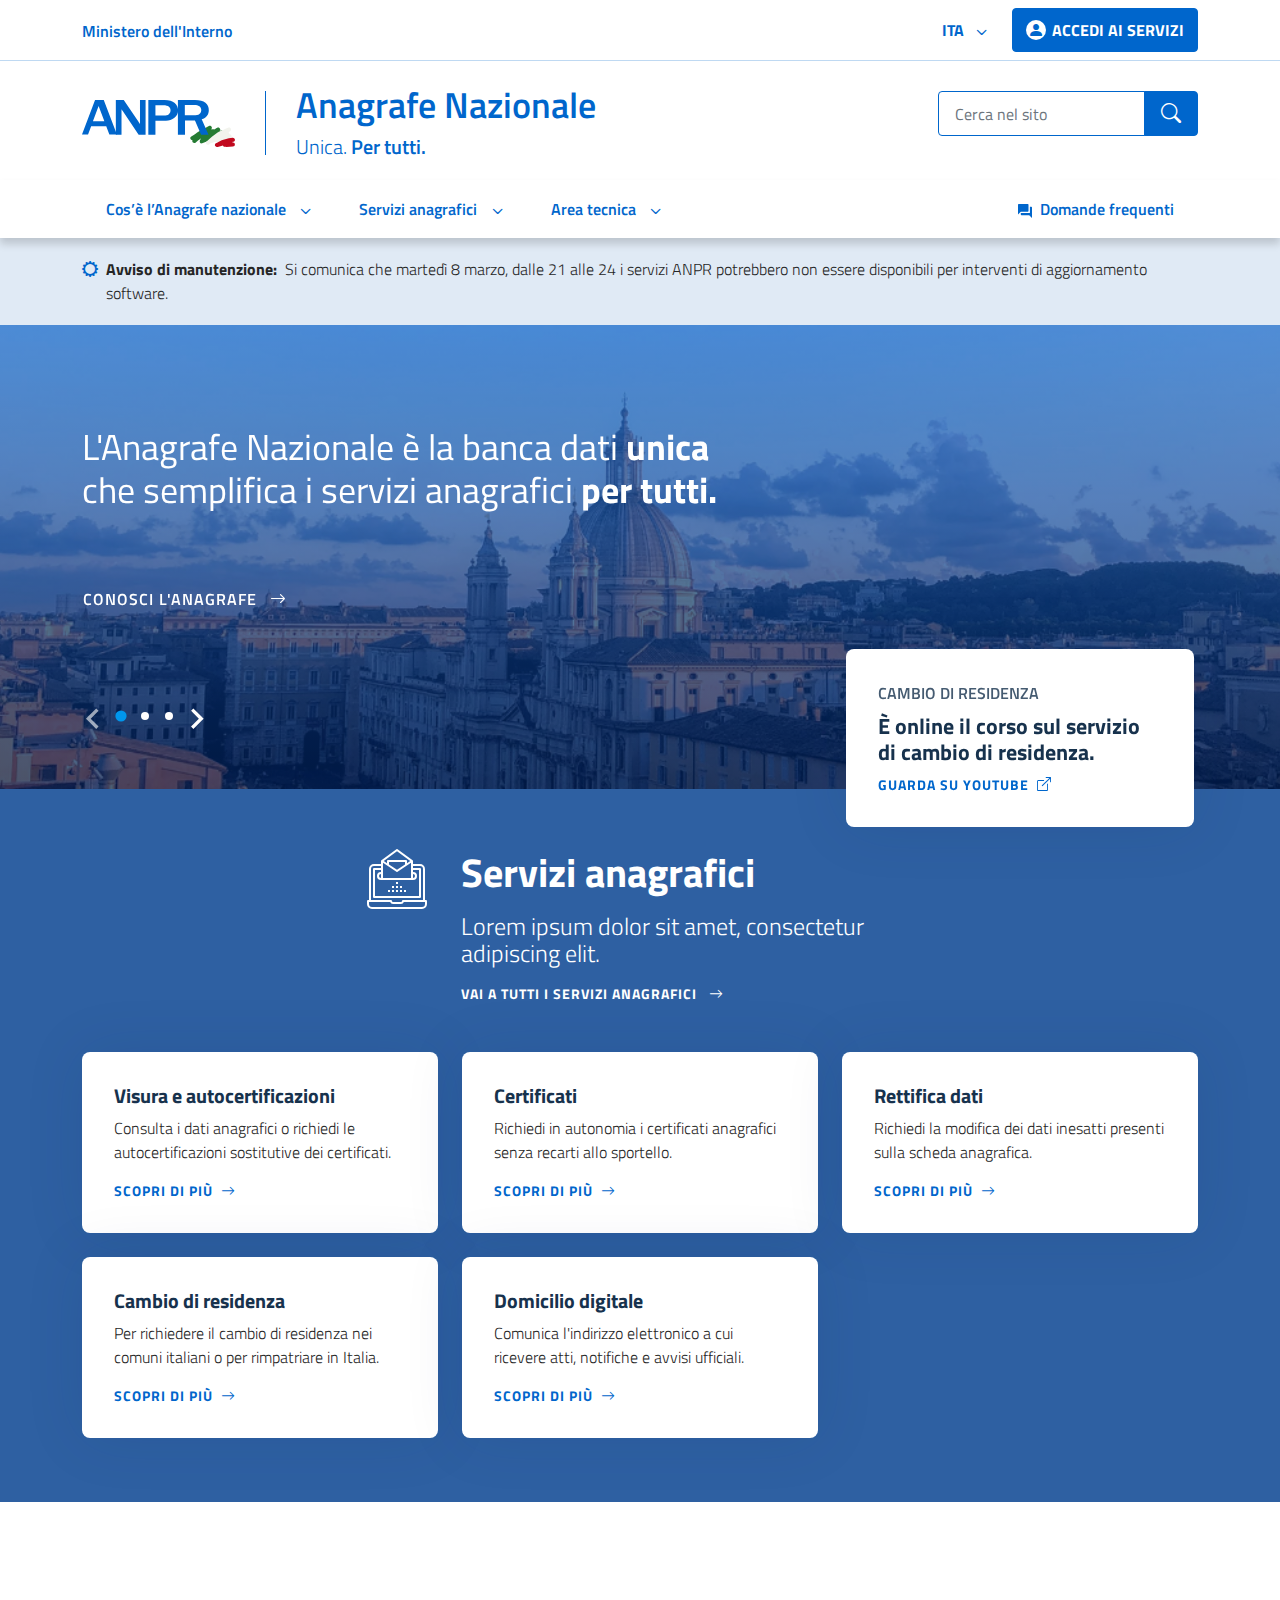
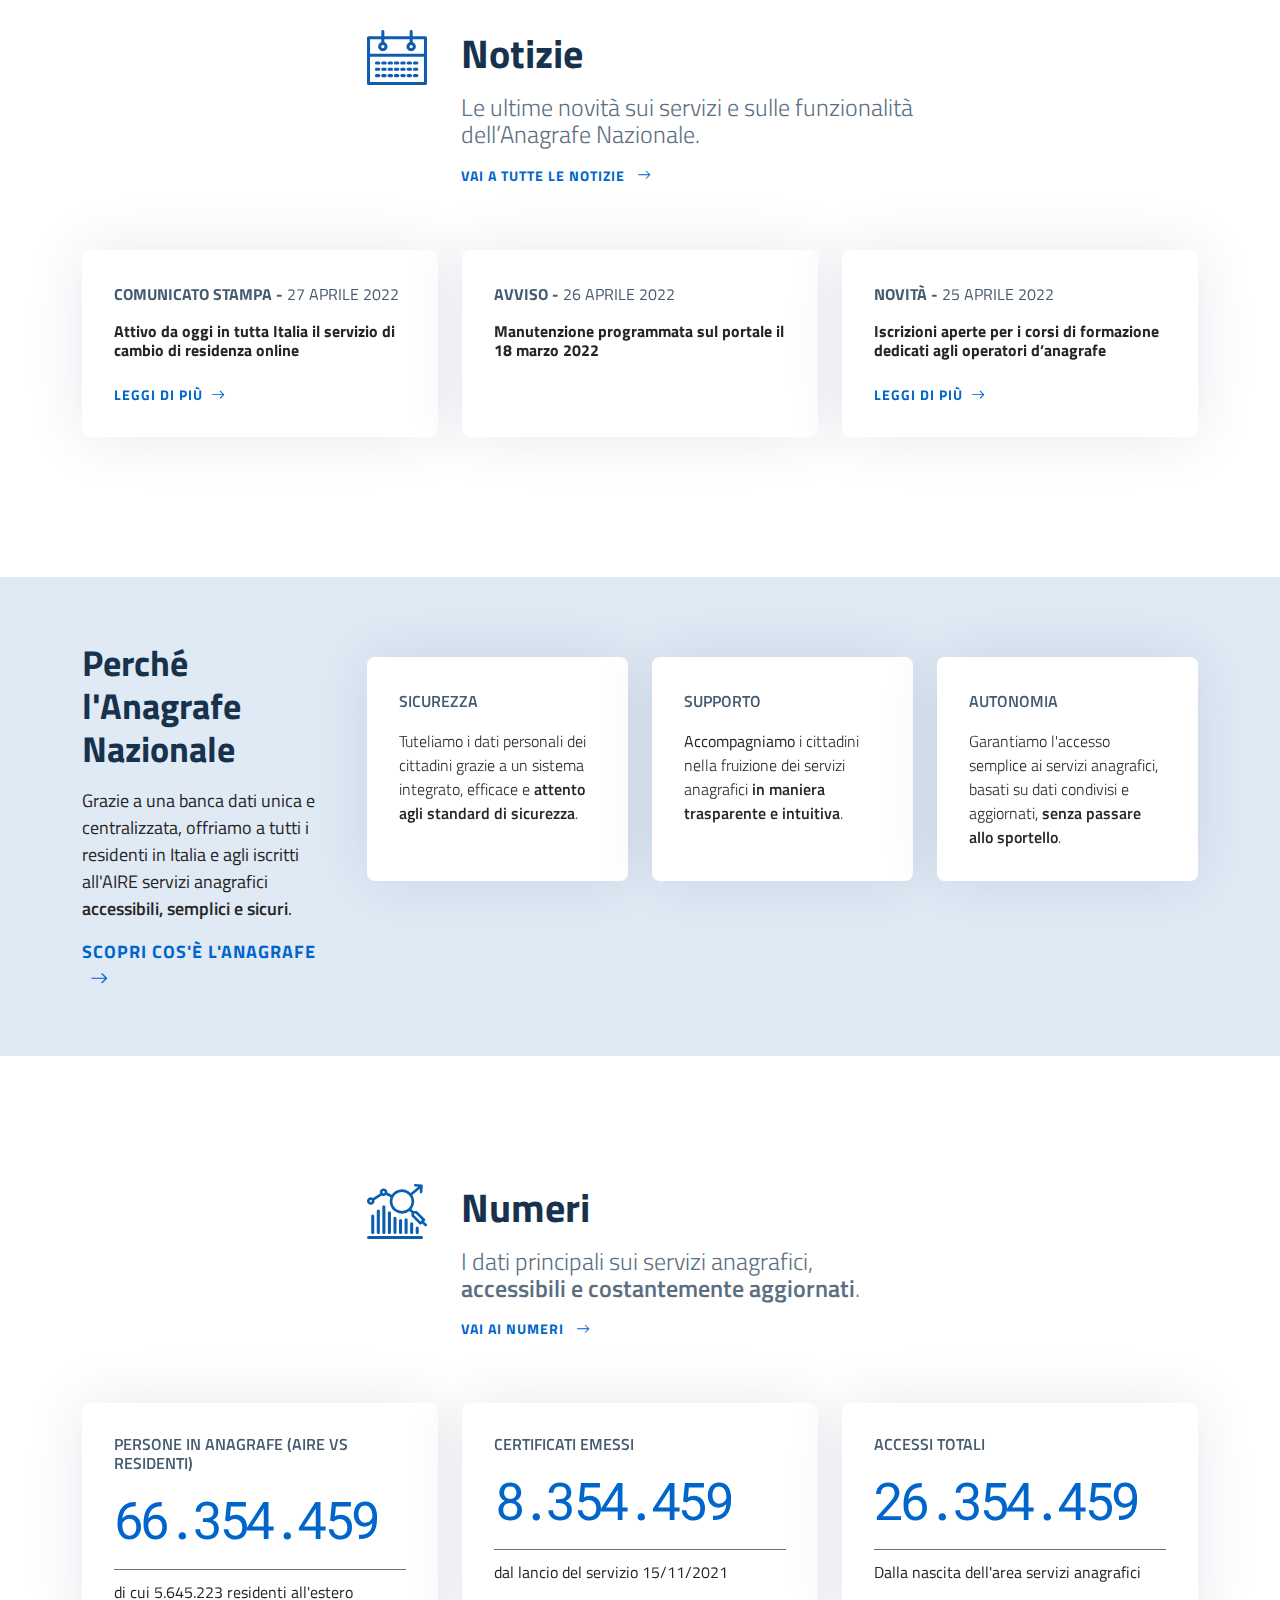
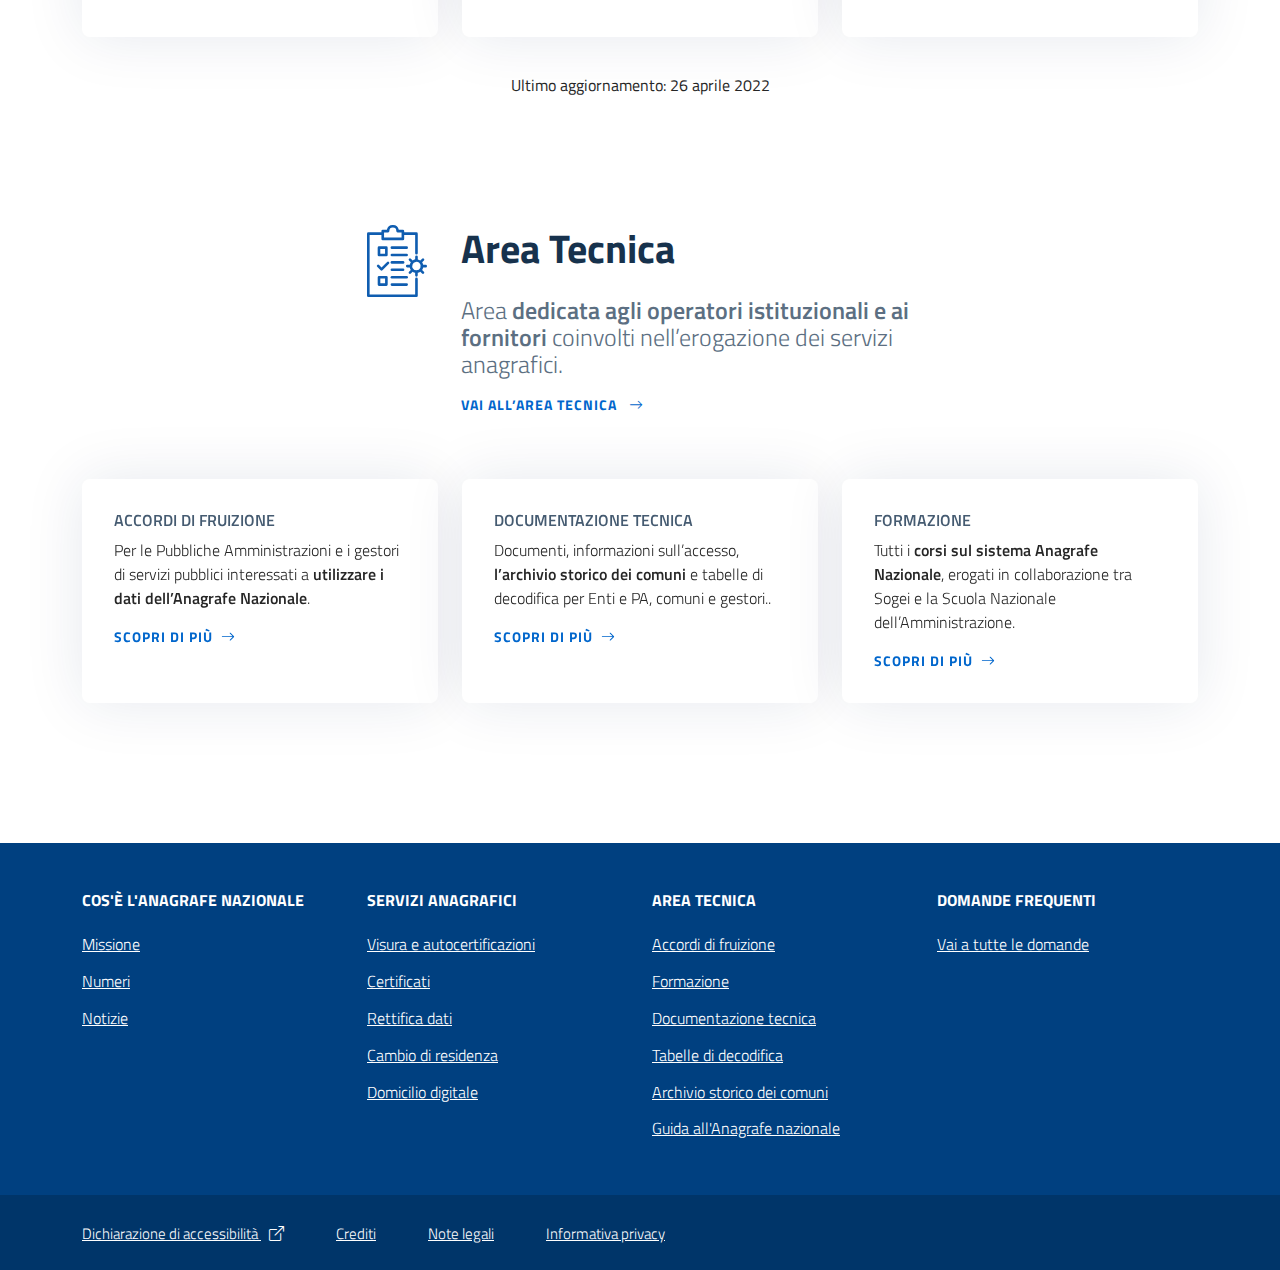
<file: prototipo/homepage.html>
<!doctype html>
<html lang="it">

<head>
    <meta charset="utf-8" />
    <meta name="viewport" content="width=device-width, initial-scale=1" />

    <!-- Bootstrap icons -->
    <link href="css/bootstrap-icons.css" rel="stylesheet" />
    <!-- CSS del tema -->
    <link href="css/italia.css" rel="stylesheet" />
    <!-- CSS del carousel -->
    <link href="css/splide.min.css" rel="stylesheet" />
    <!-- CSS custom -->
    <link href="css/custom.css" rel="stylesheet" />
    <title>Homepage - Anagrafe Nazionale</title>
    <meta name="description" content="Da valorizzare">
    <link rel="icon" type="image/png" sizes="16x16" href="favicon.ico">
    <meta property="og:type" content="website" />
    <meta property="og:title" content="Da valorizzare" />
    <meta property="og:url" content="Da valorizzare" />
    <meta property="og:description" content="Da valorizzare" />
    <meta property="og:image" content="Da valorizzare" />
    <meta property="og:site_name" content="Da valorizzare" />
</head>

<body>
    <a class="visually-hidden" href="#main" aria-label="link a contenuto principale">Vai al contenuto principale</a>
    <header aria-label="Funzioni di servizio">
        <div class="header-top-light">
            <div class="container px-custom py-2">
                <div class="row align-items-center gx-2 gx-md-4">
                    <div class="col">
                        <a href="https://www.interno.gov.it/it" target="_blank" class="link-primary link-istituzione">Ministero dell'Interno<span class="visually-hidden">: apre una nuova finestra</span></a>
                    </div>
                    <div class="col col-md-auto d-flex align-items-center justify-content-end">
                        <div class="dropdown">
                            <button type="button" id="lingue-disponibili"
                                class="btn btn-sm link-primary dropdown-toggle" data-bs-toggle="dropdown"
                                aria-expanded="false">
                                <span class="visually-hidden">Lingue disponibili:</span>ITA
                            </button>
                            <ul class="dropdown-menu" aria-labelledby="lingue-disponibili">
                                <li>
                                    <a class="dropdown-item" href="#" lang="de">DEU<span class="visually-hidden">:
                                            deutsche</span>
                                    </a>
                                </li>
                                <li>
                                    <a class="dropdown-item" href="#" lang="en">ENG<span class="visually-hidden">:
                                            english</span>
                                    </a>
                                </li>
                                <li>
                                    <a class="dropdown-item" href="#" lang="sl">SLO<span class="visually-hidden">:
                                            slovenian</span>
                                    </a>
                                </li>
                            </ul>
                        </div>
                        <a href="login.html" class="btn btn-primary btn-sm access ms-3">
                            <span class="rounded-icon d-none d-md-flex"><i class="icon bi bi-person-fill"></i></span>
                            Accedi <span class="d-none d-md-inline ms-1">ai servizi</span>
                        </a>
                    </div>
                </div>
            </div>
        </div>
        <div class="header-light">
            <div class="container px-custom pt-3 py-lg-4">
                <div class="d-flex gx-2 gx-md-4">

                    <!--<button type="button" class="navbar-toggler me-3" data-bs-toggle="collapse" href="#navbar-menu" role="button" aria-expanded="false" aria-controls="navbar-menu">
                            <span class="visually-hidden">Apri menu principale</span>
                            <i class="bi bi-list bi-lg"></i>
                        </button>-->

                    <button type="button" class="navbar-toggler me-3" data-bs-toggle="offcanvas"
                        data-bs-target="#navbar-menu" aria-controls="navbar-menu" aria-label="Apri menu principale">
                        <span class="visually-hidden">Apri menu principale</span>
                        <i class="bi bi-list bi-lg"></i>
                    </button>

                    <a href="homepage.html" class="d-flex" aria-label="Homepage Anagrafe nazionale">
                        <img src="img/logo-anpr.svg" alt="Logo Anagrafe Nazionale" class="logo me-2 me-lg-4" />
                        <h1>Anagrafe Nazionale<small>Unica. <span class="fw-semibold">Per tutti.</span></small></h1>
                    </a>

                    <a class="d-lg-none search-mobile ms-auto" href="#"><i class="bi bi-search"></i></a>


                    <div class="d-none d-lg-block ms-auto">
                        <form class="navbar-form">
                            <label for="search" class="visually-hidden">Cerca nel sito:</label>
                            <div class="input-group input-group-lg">
                                <input type="text" id="search" name="search" class="form-control border-primary"
                                    placeholder="Cerca nel sito" />
                                <a class="btn btn-primary" href="risultati-ricerca.html">
                                    <i class="bi bi-search"></i>
                                    <span class="visually-hidden">Cerca</span>
                                </a>
                            </div>
                        </form>
                    </div>
                </div>
            </div>
        </div>
    </header>
    <nav class="main-nav" aria-label="Menu principale">
        <div class="visually-hidden">Menu principale</div>
        <div class="navbar navbar-expand-lg navbar-light">
            <div class="container px-custom">
                <div class="d-flex align-items-center w-100">
                    <button type="button" class="navbar-toggler sticky me-3" data-bs-toggle="offcanvas"
                        data-bs-target="#navbar-menu" aria-controls="navbar-menu" aria-label="Apri menu principale">
                        <span class="visually-hidden">Apri menu principale</span>
                        <i class="bi bi-list bi-lg"></i>
                    </button>
                   
                  
                        <a href="homepage.html" class="d-flex align-items-center" aria-label="Homepage Anagrafe nazionale">
                            <img src="img/logo-anpr-bianco.svg" alt="Logo Anagrafe Nazionale" class="logo logo-sticky me-2"/>
                            <div class="head-title-mobile under-hover">Anagrafe Nazionale<small>Unica. <span class="fw-semibold">Per tutti.</span></small></div>
                        </a>
                   
                    <a class="search ms-auto" href="#"><i class="bi bi-search"></i></a>
                    <div class="navbar-collapse collapse" id="navbar-menu">

                        <button type="button" class="navbar-toggler btn-close" data-bs-dismiss="offcanvas"
                            aria-label="Chiudi menu principale" data-bs-target="#navbar-menu">
                            <span class="visually-hidden">Chiudi menu principale</span>
                            <i class="bi bi-x"></i>
                        </button>
                        <div class="menu-wrapper d-flex flex-column flex-lg-row px-3 px-lg-0">
                            <ul class="navbar-nav main-navbar">
                                <li class="nav-item dropdown">
                                    <a class="nav-link dropdown-toggle" href="#" data-bs-toggle="dropdown"
                                        aria-expanded="false">Cos’è l’Anagrafe nazionale</a>
                                    <ul class="dropdown-menu">
                                        <li>
                                            <a class="dropdown-item" href="#">Missione</a>
                                        </li>
                                        <li>
                                            <a class="dropdown-item" href="#">Numeri</a>
                                        </li>
                                        <li>
                                            <a class="dropdown-item" href="notizie.html">Notizie</a>
                                        </li>
                                        <li>
                                            <a class="dropdown-item fw-semibold" href="landing-page.html">Scopri cos'è
                                                l'Anagrafe
                                                nazionale <i class="icon bi bi-arrow-right ms-2"></i></a>
                                        </li>
                                    </ul>
                                </li>
                                <li class="nav-item dropdown">
                                    <a class="nav-link dropdown-toggle" href="#" data-bs-toggle="dropdown"
                                        aria-expanded="false">Servizi anagrafici</a>
                                    <ul class="dropdown-menu">
                                        <li>
                                            <a class="dropdown-item" href="#">Visura e autocertificazioni</a>
                                        </li>
                                        <li>
                                            <a class="dropdown-item" href="certificati.html">Certificati</a>
                                        </li>
                                        <li>
                                            <a class="dropdown-item" href="#">Rettifica dati</a>
                                        </li>
                                        <li>
                                            <a class="dropdown-item" href="#">Cambio di residenza</a>
                                        </li>
                                        <li>
                                            <a class="dropdown-item" href="#">Domicilio digitale</a>
                                        </li>
                                        <li>
                                            <a class="dropdown-item fw-semibold" href="#">Scopri i servizi anagrafici<i
                                                    class="icon bi bi-arrow-right ms-2"></i></a>
                                        </li>
                                    </ul>
                                </li>
                                <li class="nav-item dropdown">
                                    <a class="nav-link dropdown-toggle" href="#" data-bs-toggle="dropdown"
                                        aria-expanded="false">Area tecnica</a>
                                    <ul class="dropdown-menu">
                                        <li>
                                            <a class="dropdown-item" href="#">Accordi di fruizione</a>
                                        </li>
                                        <li>
                                            <a class="dropdown-item" href="#">Formazione</a>
                                        </li>
                                        <li>
                                            <a class="dropdown-item" href="#">Documentazione tecnica</a>
                                        </li>
                                        <li>
                                            <a class="dropdown-item" href="#">Tabelle di decodifica</a>
                                        </li>
                                        <li>
                                            <a class="dropdown-item" href="#">Archivio storico dei comuni</a>
                                        </li>
                                        <li>
                                            <a class="dropdown-item" href="#">Guida all'Anagrafe nazionale</a>
                                        </li>
                                        <li>
                                            <a class="dropdown-item fw-semibold" href="#">Scopri l'area tecnica<i
                                                    class="icon bi bi-arrow-right ms-2"></i></a>
                                        </li>
                                    </ul>
                                </li>
                            </ul>
                            <ul class="navbar-nav ms-lg-auto">
                                <li class="nav-item dropdown">
                                    <a class="nav-link question" href="domande-frequenti.html">
                                        <svg class="icon me-2" xmlns="http://www.w3.org/2000/svg" width="14" height="14"
                                            viewBox="0 0 80 80">
                                            <path id="Icon_material-question-answer"
                                                data-name="Icon material-question-answer"
                                                d="M79,19H71V55H19v8a4.012,4.012,0,0,0,4,4H67L83,83V23A4.012,4.012,0,0,0,79,19ZM63,43V7a4.012,4.012,0,0,0-4-4H7A4.012,4.012,0,0,0,3,7V63L19,47H59A4.012,4.012,0,0,0,63,43Z"
                                                transform="translate(-3 -3)" />
                                        </svg>Domande frequenti
                                    </a>
                                </li>
                            </ul>
                            <div class="access-container">
                                <a href="login.html" class="btn btn-primary access ms-lg-3">
                                    <span class="rounded-icon"><i class="icon bi bi-person-fill"></i></span> ACCEDI AI
                                    SERVIZI
                                </a>
                            </div>
                        </div>

                    </div>

                </div>
            </div>
        </div>
    </nav>

    <main id="main">

        <div class="hero-wrapper anpr-bg-primary flex-column bg-overlay">
            <h2 class="visually-hidden">In evidenza</h2>
            <section class="section-alert">
                <div class="container px-custom">
                    <div class="alert alert-primary" role="alert" aria-atomic="true">
                        <i class="icon bi bi-gear-wide me-2"></i>
                        <div class="text">
                            <span class="fw-bold me-1">Avviso di manutenzione: </span> Si comunica che martedì 8 marzo,
                            dalle 21 alle 24 i servizi ANPR potrebbero non essere disponibili per interventi di
                            aggiornamento software.
                        </div>
                    </div>
                </div>
            </section>
            <section id="main-carousel" class="splide">

                <div class="splide__track">
                    <ul class="splide__list">
                        <li class="splide__slide">
                            <!-- - img-->
                            <div class="img-responsive-wrapper">
                                <div class="img-responsive">
                                    <div class="img-wrapper"><img src="img/hero-immagine1.png" title="img title"
                                            alt="imagealt"></div>
                                </div>
                            </div>
                            <!-- - texts-->
                            <div class="container">
                                <div class="row">
                                    <div class="col-12">
                                        <div class="hero-text-wrapper bg-dark">
                                            <h2>L'Anagrafe Nazionale è la banca dati <span class="fw-bold">unica</span>
                                                che semplifica i servizi anagrafici <span class="fw-bold">per
                                                    tutti.</span></h2>
                                            <div class="btn-container letter-spacing-1"><a class="btn btn-link" href="#">Conosci
                                                    l'anagrafe <i class="icon bi bi-arrow-right ms-2"></i></a></div>
                                        </div>
                                    </div>
                                </div>
                            </div>
                        </li>
                        <li class="splide__slide">
                            <!-- - img-->
                            <div class="img-responsive-wrapper">
                                <div class="img-responsive">
                                    <div class="img-wrapper"><img src="img/hero-immagine2.png" title="img title"
                                            alt="imagealt"></div>
                                </div>
                            </div>
                            <!-- - texts-->
                            <div class="container">
                                <div class="row">
                                    <div class="col-12">
                                        <div class="hero-text-wrapper bg-dark">
                                            <h2>Da 7.904 anagrafi comunali a un’<span class="fw-bold">unica
                                                    Anagrafe</span>, raggiungibile <span class="fw-bold">quando e dove
                                                    vuoi</span>.</h2>
                                            <div class="btn-container letter-spacing-1"><a class="btn btn-link" href="#">Scopri la nostra
                                                    missione <i class="icon bi bi-arrow-right ms-2"></i></a></div>
                                        </div>
                                    </div>
                                </div>
                            </div>
                        </li>
                        <li class="splide__slide">
                            <!-- - img-->
                            <div class="img-responsive-wrapper">
                                <div class="img-responsive">
                                    <div class="img-wrapper"><img src="img/hero-immagine3.png" title="img title"
                                            alt="imagealt"></div>
                                </div>
                            </div>
                            <!-- - texts-->
                            <div class="container">
                                <div class="row">
                                    <div class="col-12">
                                        <div class="hero-text-wrapper bg-dark">
                                            <h2>Servizi anagrafici <span class="fw-bold">accessibili, semplici</span> e
                                                <span class="fw-bold">sicuri</span>, che richiedi senza passare allo
                                                sportello.
                                            </h2>

                                            <div class="btn-container letter-spacing-1"><a class="btn btn-link" href="#">Scopri tutti i
                                                    servizi <i class="icon bi bi-arrow-right ms-2"></i></a></div>
                                        </div>
                                    </div>
                                </div>
                            </div>
                        </li>
                    </ul>
                </div>
                <div class="container container-indicators">
                    <div class="splide-indicators h-100">
                        <div class="splide__arrows"></div>
                        <ul class="splide__pagination"></ul>
                    </div>
                </div>
            </section>
            <div class="container">
                <div class="row">
                    <div class="offset-md-6 col-md-6 offset-xl-8 col-xl-4 px-custom px-md-3">
                        <div class="card card-foreground">
                            <div class="card-body">
                                <span class="d-block text-category fw-semibold mb-2">CAMBIO DI RESIDENZA</span>
                                <h3 class="card-title">È online il corso sul servizio di cambio di residenza.</h3>
                                <a class="text-uppercase" href="#">
                                    Guarda su youtube<span class="visually-hidden">: apre una nuova finestra</span> <i
                                        class="icon bi bi-box-arrow-up-right ms-2"></i>
                                </a>
                            </div>
                        </div>
                    </div>
                </div>
            </div>
        </div>

        <section class="section section-servizi anpr-bg-primary">
            <div class="container px-custom">

                <div class="row">
                    <div class="col-12 offset-lg-3 col-lg-6">
                        <div class="title-box section-title page-title d-flex flex-column align-items-center align-items-md-start justify-content-center justify-content-md-start mb-5">

                            <div class="d-flex align-items-center align-items-md-start w-100 mb-3 mb-md-0">
                                <img class="icon icon-heading" src="img/ico-servizi_anagrafici-white.svg" alt="Servizi anagrafici">
                                <h2 class="text-white mb-0 mb-md-3">Servizi anagrafici</h2>
                            </div>

                            <div class="text-box d-flex flex-column">
                                <p class="text-white">Lorem ipsum dolor sit amet, consectetur adipiscing elit.</p>
                                <a class="text-uppercase text-decoration-none fw-bold letter-spacing-1 link-white" href="#">VAI A TUTTI I SERVIZI ANAGRAFICI <i class="icon bi bi-arrow-right ms-2"></i></a>
                            </div>
                        </div>

                    </div>
                </div>

                <div class="row row-cols-1 row-cols-md-2 row-cols-lg-3 g-4">
                    <div class="col">
                        <div class="card h-100">
                            <div class="card-body">
                                <h3 class="card-title">Visura e autocertificazioni</h3>
                                <p class="card-text">Consulta i dati anagrafici o richiedi le autocertificazioni
                                    sostitutive dei certificati.</p>
                                <a class="text-uppercase" href="#">
                                    Scopri di più <i class="icon bi bi-arrow-right ms-2"></i>
                                </a>
                            </div>
                        </div>
                    </div>
                    <div class="col">
                        <div class="card h-100">
                            <div class="card-body">
                                <h3 class="card-title">Certificati</h3>
                                <p class="card-text">Richiedi in autonomia i certificati anagrafici senza recarti allo
                                    sportello.</p>
                                <a class="text-uppercase" href="certificati.html">
                                    Scopri di più <i class="icon bi bi-arrow-right ms-2"></i>
                                </a>
                            </div>
                        </div>
                    </div>
                    <div class="col">
                        <div class="card h-100">
                            <div class="card-body">
                                <h3 class="card-title">Rettifica dati</h3>
                                <p class="card-text">Richiedi la modifica dei dati inesatti presenti sulla scheda
                                    anagrafica.</p>
                                <a class="text-uppercase" href="#">
                                    Scopri di più <i class="icon bi bi-arrow-right ms-2"></i>
                                </a>
                            </div>
                        </div>
                    </div>
                    <div class="col">
                        <div class="card h-100">
                            <div class="card-body">
                                <h3 class="card-title">Cambio di residenza</h3>
                                <p class="card-text">Per richiedere il cambio di residenza nei comuni italiani o per
                                    rimpatriare in Italia.</p>
                                <a class="text-uppercase" href="#">
                                    Scopri di più <i class="icon bi bi-arrow-right ms-2"></i>
                                </a>
                            </div>
                        </div>
                    </div>
                    <div class="col">
                        <div class="card h-100">
                            <div class="card-body">
                                <h3 class="card-title">Domicilio digitale</h3>
                                <p class="card-text">Comunica l'indirizzo elettronico a cui ricevere atti, notifiche e
                                    avvisi ufficiali.</p>
                                <a class="text-uppercase" href="#">
                                    Scopri di più <i class="icon bi bi-arrow-right ms-2"></i>
                                </a>
                            </div>
                        </div>
                    </div>
                </div>
            </div>
        </section>

        <section class="section section-lg">
            <div class="container">

                <div class="row">
                    <div class="col-12 offset-lg-3 col-lg-6">
                        <div class="title-box section-title page-title d-flex flex-column align-items-center align-items-md-start justify-content-center justify-content-md-start mb-5">

                            <div class="d-flex align-items-center align-items-md-start w-100 mb-3 mb-md-0">
                                <img class="icon icon-heading" src="img/ico-news.svg" alt="">
                                <h2 class="mb-0 mb-md-3">Notizie</h2>
                            </div>

                            <div class="text-box d-flex flex-column">
                                <p>Le ultime novità sui servizi e sulle funzionalità dell’Anagrafe Nazionale.
                                </p>
                                <a class="text-uppercase text-decoration-none fw-bold letter-spacing-1" href="notizie.html">VAI A
                                    TUTTE LE NOTIZIE <i class="icon bi bi-arrow-right ms-2"></i></a>
                            </div>
                        </div>

                    </div>
                </div>



                <section id="news-carousel" class="splide splide-mobile">
                    <div class="splide__track">
                        <ul class="splide__list  row row-cols-1 row-cols-md-3 g-4">
                            <li class="col splide__slide">
                                <div class="card card-news h-100">
                                    <div class="card-body">
                                        <span class="d-block text-category mb-3"><span class="fw-bold">COMUNICATO STAMPA
                                                - </span> 27 APRILE 2022</span>
                                        <h3 class="card-title">Attivo da oggi in tutta Italia il servizio di cambio di
                                            residenza online</h3>
                                        <a class="text-uppercase" href="#">
                                            Leggi di più <i class="icon bi bi-arrow-right ms-2"></i>
                                        </a>
                                    </div>
                                </div>
                            </li>
                            <li class="col splide__slide">
                                <div class="card card-news h-100">
                                    <div class="card-body">
                                        <span class="d-block text-category mb-3"><span class="fw-bold">AVVISO - </span>
                                            26 APRILE 2022</span>
                                        <h3 class="card-title">Manutenzione programmata sul portale il 18 marzo 2022
                                        </h3>
                                    </div>
                                </div>
                            </li>
                            <li class="col splide__slide">
                                <div class="card card-news h-100">
                                    <div class="card-body">
                                        <span class="d-block text-category mb-3"><span class="fw-bold">NOVITÀ -
                                            </span>25 APRILE 2022</span>
                                        <h3 class="card-title">Iscrizioni aperte per i corsi di formazione dedicati agli
                                            operatori d’anagrafe</h3>
                                        <a class="text-uppercase" href="#">
                                            Leggi di più <i class="icon bi bi-arrow-right ms-2"></i>
                                        </a>
                                    </div>
                                </div>
                            </li>
                        </ul>
                        <div class="container container-indicators">
                            <div class="splide-indicators h-100">
                                <div class="splide__arrows"></div>
                                <ul class="splide__pagination"></ul>
                            </div>
                        </div>
                    </div>
                </section>
            </div>
        </section>

        <section class="section section-anagrafe anpr-bg-light">
            <div class="container">
                <div class="row">

                    <div class="col-lg-3 mb-5 mb-lg-0">
                        <div class="d-flex justify-content-center">
                            <div class="title-box section-title">
                                <div class="d-flex flex-column">
                                    <div class="d-flex">
                                        <h2>Perché l'Anagrafe Nazionale</h2>
                                    </div>
                                    <div class="text-box d-flex flex-column">
                                        <p>Grazie a una banca dati unica e centralizzata, offriamo a tutti i residenti
                                            in Italia e agli iscritti all'AIRE servizi anagrafici <span
                                                class="fw-semibold">accessibili, semplici e sicuri</span>.</p>
                                        <a class="text-uppercase text-decoration-none fw-bold letter-spacing-1" href="#">SCOPRI COS'È
                                            L'ANAGRAFE <i class="icon bi bi-arrow-right ms-2"></i></a>
                                    </div>
                                </div>
                            </div>
                        </div>
                    </div>
                    <div class="col-lg-9">
                        <section id="anagrafe-carousel" class="splide splide-mobile">
                            <div class="splide__track">
                                <ul class="splide__list  row row-cols-1 row-cols-md-3 g-4">
                                    <li class="col splide__slide">
                                        <div class="card fs-16 h-100">
                                            <div class="card-body">
                                                <p class="text-category mb-3"><span class="fw-semibold">SICUREZZA</span>
                                                </p>
                                                <p class="card-text">Tuteliamo i dati personali dei cittadini grazie a
                                                    un sistema integrato, efficace e <span class="fw-semibold">attento
                                                        agli
                                                        standard di sicurezza</span>.</p>
                                            </div>
                                        </div>
                                    </li>
                                    <li class="col splide__slide">
                                        <div class="card fs-16 h-100">
                                            <div class="card-body">
                                                <p class="text-category mb-3"><span class="fw-semibold">SUPPORTO</span>
                                                </p>
                                                <p class="card-text"><strong>Accompagniamo</strong> i cittadini nella
                                                    fruizione dei servizi anagrafici <span class="fw-semibold">in
                                                        maniera
                                                        trasparente e intuitiva</span>.</p>
                                            </div>
                                        </div>
                                    </li>
                                    <li class="col splide__slide">
                                        <div class="card fs-16 h-100">
                                            <div class="card-body">
                                                <p class="text-category mb-3"><span class="fw-semibold">AUTONOMIA</span>
                                                </p>
                                                <p class="card-text">Garantiamo l'accesso semplice ai servizi
                                                    anagrafici, basati su dati condivisi e aggiornati, <span
                                                        class="fw-semibold">senza passare allo sportello</span>.</p>
                                            </div>
                                        </div>
                                    </li>
                                </ul>
                                <div class="container container-indicators">
                                    <div class="splide-indicators h-100">
                                        <div class="splide__arrows"></div>
                                        <ul class="splide__pagination"></ul>
                                    </div>
                                </div>
                            </div>
                        </section>
                    </div>
                </div>
            </div>
        </section>

        <section class="section section-top-lg">
            <div class="container">
                <div class="row">
                    <div class="col-12 offset-lg-3 col-lg-6">
                        <div
                            class="title-box section-title page-title d-flex flex-column align-items-center align-items-md-start justify-content-center justify-content-md-start mb-5">

                            <div class="d-flex align-items-center align-items-md-start w-100 mb-3 mb-md-0">
                                <img class="icon icon-heading" src="img/ico-numeri.svg" alt="">
                                <h2 class="mb-0 mb-md-3">Numeri</h2>
                            </div>

                            <div class="text-box d-flex flex-column">
                                <p>I dati principali sui servizi anagrafici, <span class="fw-semibold">accessibili e
                                        costantemente
                                        aggiornati</span>.</p>
                                <a class="text-uppercase text-decoration-none fw-bold letter-spacing-1" href="#">VAI AI NUMERI <i
                                        class="icon bi bi-arrow-right ms-2"></i></a>
                            </div>
                        </div>

                    </div>
                </div>

                <section id="number-carousel" class="splide splide-mobile">
                    <div class="splide__track">
                        <ul class="splide__list  row row-cols-1 row-cols-md-2 row-cols-lg-3 g-4">
                            <li class="col splide__slide">
                                <div class="card card-number h-100">
                                    <div class="card-body">
                                        <h3 class="card-title">PERSONE IN ANAGRAFE (AIRE VS RESIDENTI)</h3>
                                        <span class="d-block number">66.354.459</span>
                                        <small>di cui 5.645.223 residenti all'estero</small>
                                    </div>
                                </div>
                            </li>
                            <li class="col splide__slide">
                                <div class="card card-number h-100">
                                    <div class="card-body">
                                        <h3 class="card-title">CERTIFICATI EMESSI</h3>
                                        <span class="d-block number">8.354.459</span>
                                        <small>dal lancio del servizio 15/11/2021</small>
                                    </div>
                                </div>
                            </li>
                            <li class="col splide__slide">
                                <div class="card card-number h-100">
                                    <div class="card-body">
                                        <h3 class="card-title">ACCESSI TOTALI</h3>
                                        <span class="d-block number">26.354.459</span>
                                        <small>Dalla nascita dell'area servizi anagrafici</small>
                                    </div>
                                </div>
                            </li>
                        </ul>
                        <div class="container container-indicators">
                            <div class="splide-indicators h-100">
                                <div class="splide__arrows"></div>
                                <ul class="splide__pagination"></ul>
                            </div>
                        </div>
                    </div>
                </section>
                <div class="row mt-4">
                    <div class="col-12 text-center fs-16">Ultimo aggiornamento: 26 aprile 2022</div>
                </div>
            </div>
        </section>

        <section class="section section-bottom-lg">
            <div class="container">
                <div class="row">
                    <div class="col-12 offset-lg-3 col-lg-6">
                        <div
                            class="title-box section-title page-title d-flex flex-column align-items-center align-items-md-start justify-content-center justify-content-md-start mb-5">

                            <div class="d-flex align-items-center align-items-md-start w-100 mb-3 mb-md-0">
                                <img class="icon icon-heading" src="img/ico-area_tecnica.svg" alt="">
                                <h2 class="mb-0 mb-md-3">Area Tecnica</h2>
                            </div>

                            <div class="text-box d-flex flex-column">
                                <p>Area <span class="fw-semibold">dedicata agli operatori istituzionali e ai
                                        fornitori</span> coinvolti nell’erogazione dei servizi
                                    anagrafici.</p>
                                <a class="text-uppercase text-decoration-none fw-bold letter-spacing-1" href="#">VAI ALL’AREA
                                    TECNICA <i class="icon bi bi-arrow-right ms-2"></i></a>
                            </div>
                        </div>

                    </div>
                </div>


                <section id="area_tecnica-carousel" class="splide splide-mobile">
                    <div class="splide__track">
                        <ul class="splide__list  row row-cols-1 row-cols-md-3 g-4">
                            <li class="col splide__slide">
                                <div class="card card-area_tecnica h-100">
                                    <div class="card-body">
                                        <h3 class="card-title">ACCORDI DI FRUIZIONE</h3>
                                        <p class="card-text">Per le Pubbliche Amministrazioni e i gestori di servizi
                                            pubblici interessati a <span class="fw-semibold">utilizzare i dati
                                                dell’Anagrafe
                                                Nazionale</span>.</p>
                                        <a class="text-uppercase" href="#">
                                            Scopri di più <i class="icon bi bi-arrow-right ms-2"></i>
                                        </a>
                                    </div>
                                </div>
                            </li>
                            <li class="col splide__slide">
                                <div class="card card-area_tecnica h-100">
                                    <div class="card-body">
                                        <h3 class="card-title">DOCUMENTAZIONE TECNICA</h3>
                                        <p class="card-text">Documenti, informazioni sull’accesso, <span
                                                class="fw-semibold">l’archivio storico dei comuni</span> e tabelle di
                                            decodifica per Enti e PA, comuni e gestori..</p>
                                        <a class="text-uppercase" href="#">
                                            Scopri di più <i class="icon bi bi-arrow-right ms-2"></i>
                                        </a>
                                    </div>
                                </div>
                            </li>
                            <li class="col splide__slide">
                                <div class="card card-area_tecnica h-100">
                                    <div class="card-body">
                                        <h3 class="card-title">FORMAZIONE</h3>
                                        <p class="card-text">Tutti i <span class="fw-semibold">corsi sul sistema
                                                Anagrafe
                                                Nazionale</span>, erogati in collaborazione tra Sogei e la Scuola
                                            Nazionale dell’Amministrazione.</p>
                                        <a class="text-uppercase" href="#">
                                            Scopri di più <i class="icon bi bi-arrow-right ms-2"></i>
                                        </a>
                                    </div>
                                </div>
                            </li>
                        </ul>
                        <div class="container container-indicators">
                            <div class="splide-indicators h-100">
                                <div class="splide__arrows"></div>
                                <ul class="splide__pagination"></ul>
                            </div>
                        </div>
                    </div>
                </section>
            </div>
        </section>
    </main>
    <footer>
        <h2 class="visually-hidden">Mappa del sito Anagrafe Nazionale</h2>
        <div class="footer-dark">
            <div class="container px-custom pt-md-5">
                <!--
                <div class="row align-items-center gx-2 gx-md-4 mb-5">
                    <div class="col-auto">
                        <a href="homepage.html" class="d-flex f-link" aria-label="Homepage Anagrafe nazionale"><img src="img/logo-anpr-bianco.svg" alt="Logo Anagrafe Nazionale" class="logo"> 
                            <div class="h1">
                                 Anagrafe Nazionale<small>Unica. <span class="fw-bold">Per tutti.</span></small>
                            </div>
                        </a>
                    </div>
                </div>
            -->
                <div class="row">
                    <div class="col-12 col-md-6 col-lg-3">
                        <h3>Cos'è l'Anagrafe nazionale</h3>
                        <div class="row">
                            <div class="col-12 col-sm">
                                <ul class="link-list mb-5">
                                    <li><a class="list-item" href="#">Missione</a></li>
                                    <li><a class="list-item" href="#">Numeri</a></li>
                                    <li><a class="list-item" href="notizie.html">Notizie</a></li>
                                </ul>
                            </div>
                        </div>
                    </div>

                    <div class="col-12 col-md-6 col-lg-3">
                        <h3>SERVIZI ANAGRAFICI</h3>
                        <div class="row">
                            <div class="col-12 col-sm">
                                <ul class="link-list mb-5">
                                    <li><a class="list-item" href="#">Visura e autocertificazioni</a></li>
                                    <li><a class="list-item" href="certificati.html">Certificati</a></li>
                                    <li><a class="list-item" href="#">Rettifica dati</a></li>
                                    <li><a class="list-item" href="#">Cambio di residenza</a></li>
                                    <li><a class="list-item" href="#">Domicilio digitale</a></li>
                                </ul>
                            </div>
                        </div>
                    </div>

                    <div class="col-12 col-md-6 col-lg-3">
                        <h3>AREA TECNICA</h3>
                        <div class="row">
                            <div class="col-12 col-sm">
                                <ul class="link-list mb-5">
                                    <li><a class="list-item" href="#">Accordi di fruizione</a></li>
                                    <li><a class="list-item" href="#">Formazione</a></li>
                                    <li><a class="list-item" href="#">Documentazione tecnica</a></li>
                                    <li><a class="list-item" href="#">Tabelle di decodifica</a></li>
                                    <li><a class="list-item" href="#">Archivio storico dei comuni</a></li>
                                    <li><a class="list-item" href="#">Guida all'Anagrafe nazionale</a></li>


                                </ul>
                            </div>
                        </div>
                    </div>

                    <div class="col-12 col-md-6 col-lg-3">
                        <h3>DOMANDE FREQUENTI</h3>
                        <div class="row">
                            <div class="col-12 col-sm">
                                <ul class="link-list mb-5">
                                    <li><a class="list-item" href="#">Vai a tutte le domande</a></li>
                                </ul>
                            </div>
                        </div>
                    </div>

                </div>
            </div>
        </div>
        <div class="footer-small">
            <h3 class="visually-hidden">Altri link del sito</h3>
            <div class="container">
                <div class="row">
                    <div class="col-12">
                        <ul class="list-inline d-inline-block my-4">

                            <li class="list-inline-item d-block d-md-inline-block">
                                <a href="#" class="link-white">Dichiarazione di accessibilità <span
                                        class="visually-hidden">: apre una nuova finestra</span><i
                                        class="icon bi bi-box-arrow-up-right ms-2"></i></a>
                            </li>
                            <li class="list-inline-item d-block d-md-inline-block">
                                <a href="crediti.html" class="link-white">Crediti</a>
                            </li>
                            <li class="list-inline-item d-block d-md-inline-block">
                                <a href="#" class="link-white">Note legali</a>
                            </li>
                            <li class="list-inline-item d-block d-md-inline-block">
                                <a href="#" class="link-white">Informativa privacy</a>
                            </li>
                        </ul>
                    </div>
                </div>
            </div>
        </div>
    </footer>
    <button type="button" id="scroll-top-btn" class="back-to-top shadow" title="Torna all'inizio" aria-hidden="true">
        <i class="bi bi-arrow-up"></i>
    </button>
    <div class="access-sticky">
        <a href="login.html" class="btn btn-primary access">
            <span class="rounded-icon"><i class="icon bi bi-person-fill"></i></span> Accedi ai servizi
        </a>
    </div>

    <!-- Jquery -->
    <script type="text/javascript" src="js/jquery.min.js"></script>
    <!-- Bootstrap JS -->
    <script src="js/bootstrap.bundle.min.js"></script>
    <!-- Splide JS -->
    <script src="js/splide.min.js"></script>
    <!-- Custom JS -->
    <script src="js/custom.js"></script>

    <script>
        /*hero*/
        new Splide('#main-carousel', {
            //type: 'loop',
            perPage: 1,
            arrows: true,
            pagination: true,
            //padding: '1em',
            //gap: '2em',
            mediaQuery: 'min',
            /*breakpoints: {
              992: {
                perPage: 2,
              },
              1200: {
                perPage: 3,
              },
            },*/
            i18n: {
                slideLabel: '%s di %s',
                select: 'Seleziona la slide da mostrare',
                prev: 'Slide precedente',
                next: 'Slide successiva',
                pageX: 'Vai alla pagina %s',
                slideX: 'Vai alla slide %s',
                first: 'Vai alla prima slide',
                last: 'Vai all\'ultima slide'
            }
        }).mount();
        /*news*/
        new Splide('#news-carousel', {
            //type: 'loop',
            perPage: 1,
            arrows: true,
            pagination: true,
            padding: { left: 34, right: 34 },
            //gap: '2em',
            mediaQuery: 'min',
            breakpoints: {
                768: {
                    perPage: 2
                },
                992: {
                    destroy: true,
                }
            },
            i18n: {
                slideLabel: '%s di %s',
                select: 'Seleziona la slide da mostrare',
                prev: 'Slide precedente',
                next: 'Slide successiva',
                pageX: 'Vai alla pagina %s',
                slideX: 'Vai alla slide %s',
                first: 'Vai alla prima slide',
                last: 'Vai all\'ultima slide'
            }
        }).mount();

        /*perchè l'anagrafe*/
        new Splide('#anagrafe-carousel', {
            //type: 'loop',
            perPage: 1,
            arrows: true,
            pagination: true,
            padding: { left: 34, right: 34 },
            //gap: '2em',
            mediaQuery: 'min',
            breakpoints: {
                768: {
                    perPage: 2
                },
                992: {
                    destroy: true,
                }
            },
            i18n: {
                slideLabel: '%s di %s',
                select: 'Seleziona la slide da mostrare',
                prev: 'Slide precedente',
                next: 'Slide successiva',
                pageX: 'Vai alla pagina %s',
                slideX: 'Vai alla slide %s',
                first: 'Vai alla prima slide',
                last: 'Vai all\'ultima slide'
            }
        }).mount();

        /*numeri l'anagrafe*/
        new Splide('#number-carousel', {
            //type: 'loop',
            perPage: 1,
            arrows: true,
            pagination: true,
            padding: { left: 34, right: 34 },
            //gap: '2em',
            mediaQuery: 'min',
            breakpoints: {
                768: {
                    perPage: 2
                },
                992: {
                    destroy: true,
                }
            },
            i18n: {
                slideLabel: '%s di %s',
                select: 'Seleziona la slide da mostrare',
                prev: 'Slide precedente',
                next: 'Slide successiva',
                pageX: 'Vai alla pagina %s',
                slideX: 'Vai alla slide %s',
                first: 'Vai alla prima slide',
                last: 'Vai all\'ultima slide'
            }
        }).mount();

        /*area tecnica l'anagrafe*/
        new Splide('#area_tecnica-carousel', {
            //type: 'loop',
            perPage: 1,
            arrows: true,
            pagination: true,
            padding: { left: 34, right: 34 },
            //gap: '2em',
            mediaQuery: 'min',
            breakpoints: {
                768: {
                    perPage: 2
                },
                992: {
                    destroy: true,
                }
            },
            i18n: {
                slideLabel: '%s di %s',
                select: 'Seleziona la slide da mostrare',
                prev: 'Slide precedente',
                next: 'Slide successiva',
                pageX: 'Vai alla pagina %s',
                slideX: 'Vai alla slide %s',
                first: 'Vai alla prima slide',
                last: 'Vai all\'ultima slide'
            }
        }).mount();

    </script>

</body>

</html>
</file>
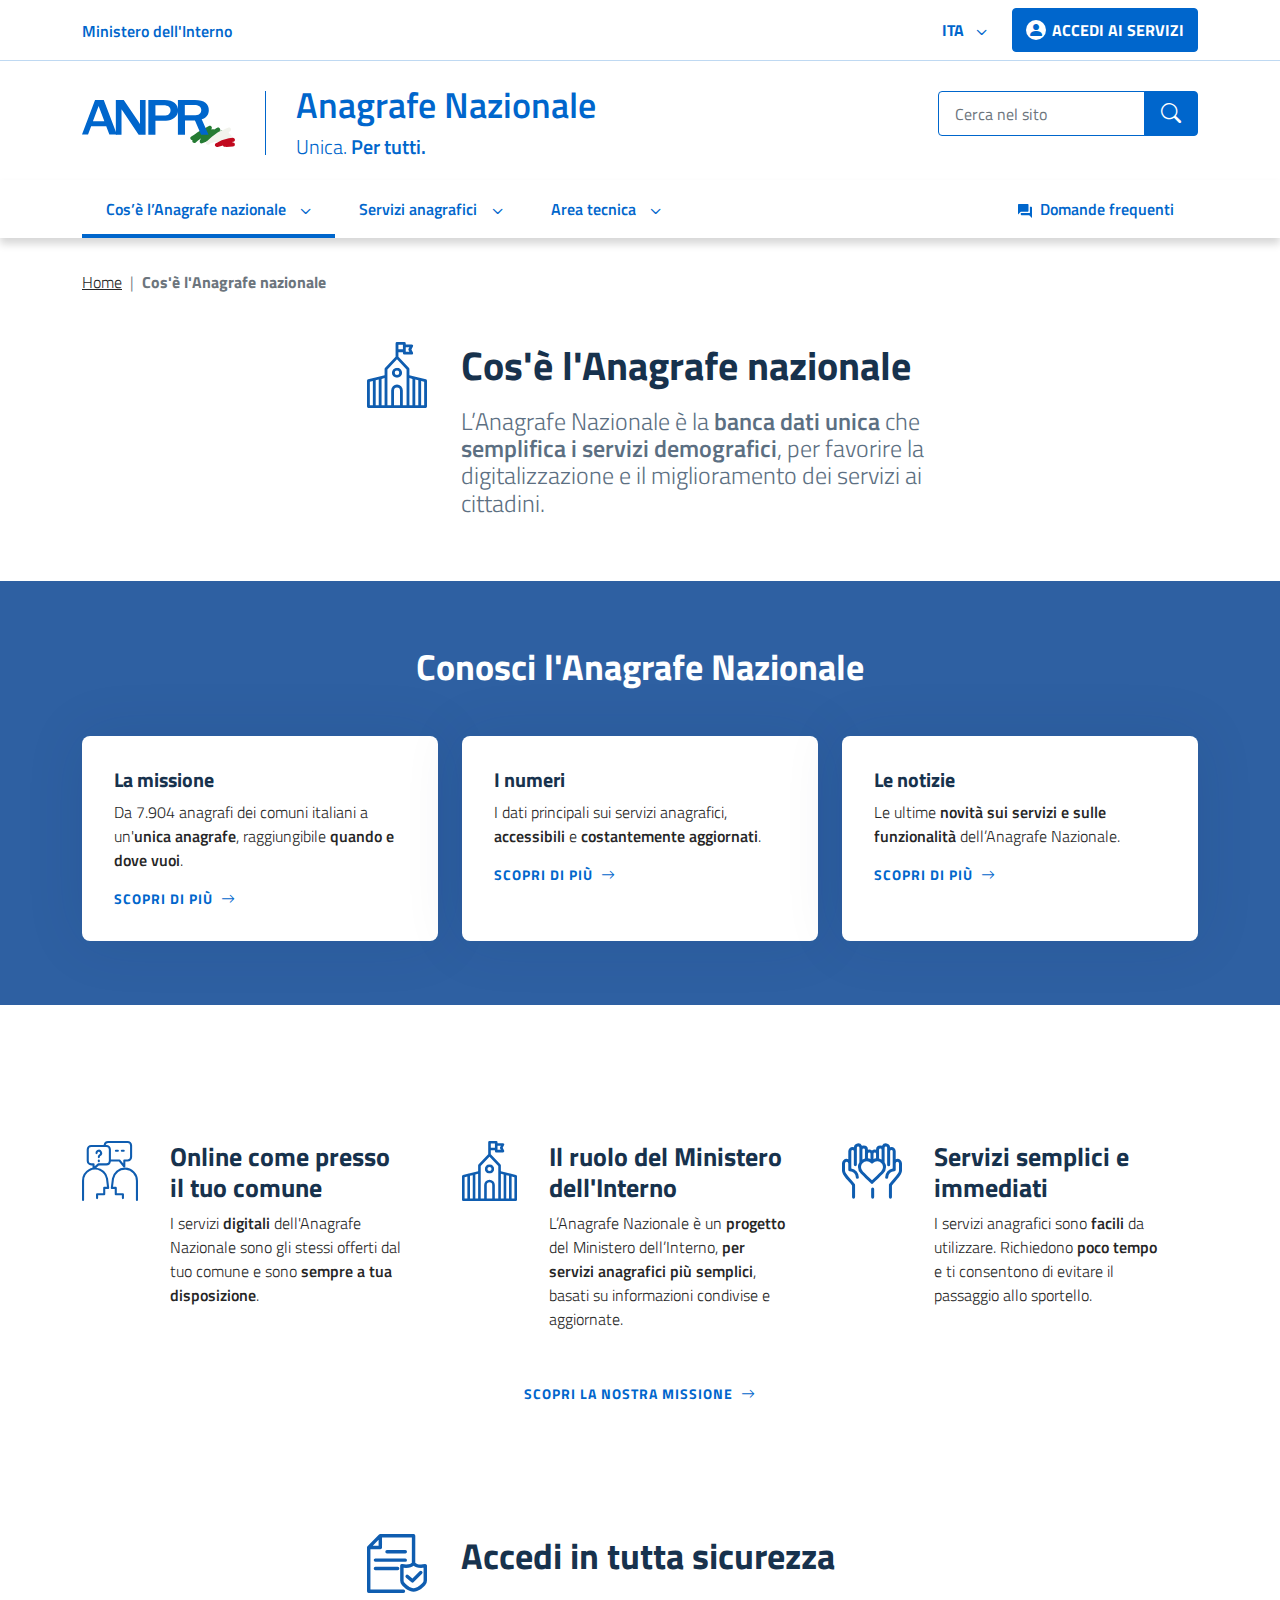
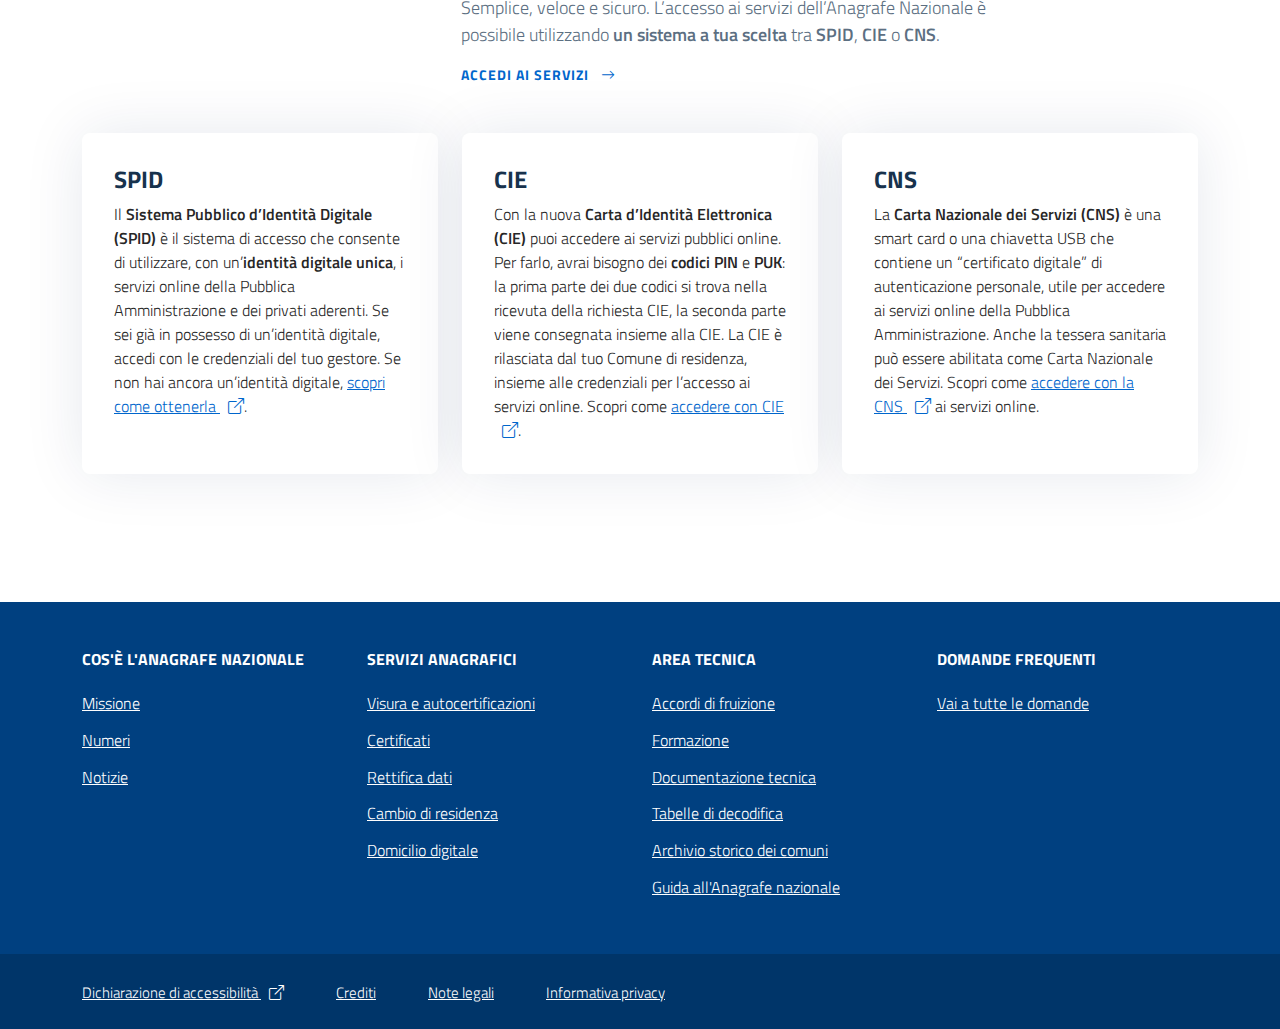
<file: prototipo/landing-page.html>
<!doctype html>
<html lang="it">

<head>
    <meta charset="utf-8" />
    <meta name="viewport" content="width=device-width, initial-scale=1" />

    <!-- Bootstrap icons -->
    <link href="css/bootstrap-icons.css" rel="stylesheet" />
    <!-- CSS del tema -->
    <link href="css/italia.css" rel="stylesheet" />
    <!-- CSS del carousel -->
    <link href="css/splide.min.css" rel="stylesheet" />
    <!-- CSS custom -->
    <link href="css/custom.css" rel="stylesheet" />
    <title>Cos'è l'Anagrafe nazionale - Anagrafe Nazionale</title>
    <meta name="description" content="Da valorizzare">
    <link rel="icon" type="image/png" sizes="16x16" href="favicon.ico">
    <meta property="og:type" content="website" />
    <meta property="og:title" content="Da valorizzare" />
    <meta property="og:url" content="Da valorizzare" />
    <meta property="og:description" content="Da valorizzare" />
    <meta property="og:image" content="Da valorizzare" />
    <meta property="og:site_name" content="Da valorizzare" />
</head>

<body>
    <a class="visually-hidden" href="#main" aria-label="link a contenuto principale">Vai al contenuto principale</a>
    <header aria-label="Funzioni di servizio">
        <div class="header-top-light">
            <div class="container px-custom py-2">
                <div class="row align-items-center gx-2 gx-md-4">
                    <div class="col">
                        <a href="https://www.interno.gov.it/it" target="_blank"
                            class="link-primary link-istituzione">Ministero dell'Interno<span class="visually-hidden">: apre
                                una nuova finestra</span></a>
                    </div>
                    <div class="col col-md-auto d-flex align-items-center justify-content-end">
                        <div class="dropdown">
                            <button type="button" id="lingue-disponibili"
                                class="btn btn-sm link-primary dropdown-toggle" data-bs-toggle="dropdown"
                                aria-expanded="false">
                                <span class="visually-hidden">Lingue disponibili:</span>ITA
                            </button>
                            <ul class="dropdown-menu" aria-labelledby="lingue-disponibili">
                                <li>
                                    <a class="dropdown-item" href="#" lang="de">DEU<span class="visually-hidden">:
                                            deutsche</span>
                                    </a>
                                </li>
                                <li>
                                    <a class="dropdown-item" href="#" lang="en">ENG<span class="visually-hidden">:
                                            english</span>
                                    </a>
                                </li>
                                <li>
                                    <a class="dropdown-item" href="#" lang="sl">SLO<span class="visually-hidden">:
                                            slovenian</span>
                                    </a>
                                </li>
                            </ul>
                        </div>
                        <a href="login.html" class="btn btn-primary btn-sm access ms-3">
                            <span class="rounded-icon d-none d-md-flex"><i class="icon bi bi-person-fill"></i></span>
                            Accedi <span class="d-none d-md-inline ms-1">ai servizi</span>
                        </a>
                    </div>
                </div>
            </div>
        </div>
        <div class="header-light">
            <div class="container px-custom pt-3 py-lg-4">
                <div class="d-flex gx-2 gx-md-4">

                    <!--<button type="button" class="navbar-toggler me-3" data-bs-toggle="collapse" href="#navbar-menu" role="button" aria-expanded="false" aria-controls="navbar-menu">
                            <span class="visually-hidden">Apri menu principale</span>
                            <i class="bi bi-list bi-lg"></i>
                        </button>-->

                    <button type="button" class="navbar-toggler me-3" data-bs-toggle="offcanvas"
                        data-bs-target="#navbar-menu" aria-controls="navbar-menu" aria-label="Apri menu principale">
                        <span class="visually-hidden">Apri menu principale</span>
                        <i class="bi bi-list bi-lg"></i>
                    </button>

                    <a href="homepage.html" class="d-flex" aria-label="Homepage Anagrafe nazionale"><img src="img/logo-anpr.svg" alt="Logo Anagrafe Nazionale"
                        class="logo me-2 me-lg-4" /><h1>Anagrafe Nazionale<small>Unica. <span class="fw-semibold">Per tutti.</span></small></h1></a>

                    <a class="d-lg-none search-mobile ms-auto" href="#"><i class="bi bi-search"></i></a>


                    <div class="d-none d-lg-block ms-auto">
                        <form class="navbar-form">
                            <label for="search" class="visually-hidden">Cerca nel sito:</label>
                            <div class="input-group input-group-lg">
                                <input type="text" id="search" name="search" class="form-control border-primary"
                                    placeholder="Cerca nel sito" />
                                <a class="btn btn-primary" href="risultati-ricerca.html">
                                    <i class="bi bi-search"></i>
                                    <span class="visually-hidden">Cerca</span>
                                </a>
                            </div>
                        </form>
                    </div>
                </div>
            </div>
        </div>
    </header>
    <nav class="main-nav" aria-label="Menu principale">
        <div class="visually-hidden">Menu principale</div>
        <div class="navbar navbar-expand-lg navbar-light">
            <div class="container px-custom">
                <div class="d-flex align-items-center w-100">
                    <button type="button" class="navbar-toggler sticky me-3" data-bs-toggle="offcanvas"
                        data-bs-target="#navbar-menu" aria-controls="navbar-menu" aria-label="Apri menu principale">
                        <span class="visually-hidden">Apri menu principale</span>
                        <i class="bi bi-list bi-lg"></i>
                    </button>
                    <a href="homepage.html" class="d-flex align-items-center" aria-label="Homepage Anagrafe nazionale"><img src="img/logo-anpr-bianco.svg" alt="Logo Anagrafe Nazionale" class="logo logo-sticky me-2"/>
                        <div class="head-title-mobile under-hover">Anagrafe Nazionale<small>Unica. <span class="fw-bold">Per
                            tutti.</span></small></div>
                    </a>
                    <a class="search ms-auto" href="#"><i class="bi bi-search"></i></a>
                    <div class="navbar-collapse collapse" id="navbar-menu">

                        <button type="button" class="navbar-toggler btn-close" data-bs-dismiss="offcanvas"
                            aria-label="Chiudi menu principale" data-bs-target="#navbar-menu">
                            <span class="visually-hidden">Chiudi menu principale</span>
                            <i class="bi bi-x"></i>
                        </button>
                        <div class="menu-wrapper d-flex flex-column flex-lg-row px-3 px-lg-0">
                            <ul class="navbar-nav main-navbar">
                                <li class="nav-item dropdown active">
                                    <a class="nav-link dropdown-toggle active" href="#" data-bs-toggle="dropdown"
                                        aria-expanded="false">Cos’è l’Anagrafe nazionale</a>
                                    <ul class="dropdown-menu">
                                        <li>
                                            <a class="dropdown-item" href="#">Missione</a>
                                        </li>
                                        <li>
                                            <a class="dropdown-item" href="#">Numeri</a>
                                        </li>
                                        <li>
                                            <a class="dropdown-item" href="notizie.html">Notizie</a>
                                        </li>
                                        <li>
                                            <a class="dropdown-item fw-semibold" href="landing-page.html">Scopri cos'è
                                                l'Anagrafe nazionale <i class="icon bi bi-arrow-right ms-2"></i></a>
                                        </li>
                                    </ul>
                                </li>
                                <li class="nav-item dropdown">
                                    <a class="nav-link dropdown-toggle" href="#" data-bs-toggle="dropdown"
                                        aria-expanded="false">Servizi anagrafici</a>
                                    <ul class="dropdown-menu">
                                        <li>
                                            <a class="dropdown-item" href="#">Visura e autocertificazioni</a>
                                        </li>
                                        <li>
                                            <a class="dropdown-item" href="certificati.html">Certificati</a>
                                        </li>
                                        <li>
                                            <a class="dropdown-item" href="#">Rettifica dati</a>
                                        </li>
                                        <li>
                                            <a class="dropdown-item" href="#">Cambio di residenza</a>
                                        </li>
                                        <li>
                                            <a class="dropdown-item" href="#">Domicilio digitale</a>
                                        </li>
                                        <li>
                                            <a class="dropdown-item fw-semibold" href="#">Scopri i servizi anagrafici<i
                                                    class="icon bi bi-arrow-right ms-2"></i></a>
                                        </li>
                                    </ul>
                                </li>
                                <li class="nav-item dropdown">
                                    <a class="nav-link dropdown-toggle" href="#" data-bs-toggle="dropdown"
                                        aria-expanded="false">Area tecnica</a>
                                    <ul class="dropdown-menu">
                                        <li>
                                            <a class="dropdown-item" href="#">Accordi di fruizione</a>
                                        </li>
                                        <li>
                                            <a class="dropdown-item" href="#">Formazione</a>
                                        </li>
                                        <li>
                                            <a class="dropdown-item" href="#">Documentazione tecnica</a>
                                        </li>
                                        <li>
                                            <a class="dropdown-item" href="#">Tabelle di decodifica</a>
                                        </li>
                                        <li>
                                            <a class="dropdown-item" href="#">Archivio storico dei comuni</a>
                                        </li>
                                        <li>
                                            <a class="dropdown-item" href="#">Guida all'Anagrafe nazionale</a>
                                        </li>
                                        <li>
                                            <a class="dropdown-item fw-semibold" href="#">Scopri l'area tecnica<i
                                                    class="icon bi bi-arrow-right ms-2"></i></a>
                                        </li>
                                    </ul>
                                </li>
                            </ul>
                            <ul class="navbar-nav ms-lg-auto">
                                <li class="nav-item dropdown">
                                    <a class="nav-link question" href="domande-frequenti.html">
                                        <svg class="icon me-2" xmlns="http://www.w3.org/2000/svg" width="14" height="14"
                                            viewBox="0 0 80 80">
                                            <path id="Icon_material-question-answer"
                                                data-name="Icon material-question-answer"
                                                d="M79,19H71V55H19v8a4.012,4.012,0,0,0,4,4H67L83,83V23A4.012,4.012,0,0,0,79,19ZM63,43V7a4.012,4.012,0,0,0-4-4H7A4.012,4.012,0,0,0,3,7V63L19,47H59A4.012,4.012,0,0,0,63,43Z"
                                                transform="translate(-3 -3)" />
                                        </svg>Domande frequenti
                                    </a>
                                </li>
                            </ul>
                            <div class="access-container">
                                <a href="login.html" class="btn btn-primary access ms-lg-3">
                                    <span class="rounded-icon"><i class="icon bi bi-person-fill"></i></span> ACCEDI AI
                                    SERVIZI
                                </a>
                            </div>
                        </div>

                    </div>

                </div>
            </div>
        </div>
    </nav>

    <main id="main">

        <section class="section section-breadcrumb">
            <div class="container px-custom">
                <div class="col-12">
                    <nav style="--bs-breadcrumb-divider: '|';" aria-label="breadcrumb">
                        <ol class="breadcrumb">
                            <li class="breadcrumb-item"><a href="#">Home</a></li>
                            <li class="breadcrumb-item active" aria-current="page">Cos'è l'Anagrafe nazionale</li>
                        </ol>
                    </nav>
                </div>
            </div>
        </section>

        <section class="section section-first pb-0">
            <div class="container px-custom">
                <div class="row">
                    <div class="col-lg-3 d-none d-lg-block"></div>
                    <div class="col-12 col-lg-7">
                        <div
                            class="title-box page-title d-flex flex-column align-items-center align-items-md-start justify-content-center justify-content-md-start mb-5">



                            <div class="d-flex align-items-center align-items-md-start w-100 mb-3 mb-md-0">
                                <img class="icon icon-heading" src="img/ico-anagrafe.svg" alt="">
                                <h2 class="mb-0 mb-md-3">Cos'è l'Anagrafe nazionale</h2>
                            </div>

                            <div class="text-box d-flex flex-column">
                                <p>L’Anagrafe Nazionale è la <span class="fw-semibold">banca dati unica</span> che <span
                                        class="fw-semibold">semplifica i servizi demografici</span>, per favorire la
                                    digitalizzazione e il miglioramento dei servizi ai cittadini.</p>
                            </div>
                        </div>
                    </div>
                </div>
            </div>
        </section>
        <section class="section anpr-bg-primary">
            <div class="container px-custom">
                <div class="row">
                    <div class="col-12">
                        <h3 class="d-flex align-items-center justify-content-center text-white mb-5 fs-36">Conosci
                            l'Anagrafe Nazionale</h3>
                    </div>
                </div>
                <div class="row row-cols-1 row-cols-md-3 g-4">
                    <div class="col">
                        <div class="card h-100">
                            <div class="card-body">
                                <h4 class="card-title">La missione</h4>
                                <p class="card-text">Da 7.904 anagrafi dei comuni italiani a un'<span
                                        class="fw-semibold">unica anagrafe</span>, raggiungibile <span
                                        class="fw-semibold">quando e dove vuoi</span>.</p>
                                <a class="text-uppercase" aria-label="Scopri di più sulla missione" href="#">
                                    Scopri di più <i class="icon bi bi-arrow-right ms-2"></i>
                                </a>
                            </div>
                        </div>
                    </div>
                    <div class="col">
                        <div class="card h-100">
                            <div class="card-body">
                                <h4 class="card-title">I numeri</h4>
                                <p class="card-text">I dati principali sui servizi anagrafici, <span
                                        class="fw-semibold">accessibili</span> e <span class="fw-semibold">costantemente
                                        aggiornati</span>.</p>
                                <a class="text-uppercase" aria-label="Scopri di più sui numeri" href="#">
                                    Scopri di più <i class="icon bi bi-arrow-right ms-2"></i>
                                </a>
                            </div>
                        </div>
                    </div>
                    <div class="col">
                        <div class="card h-100">
                            <div class="card-body">
                                <h4 class="card-title">Le notizie</h4>
                                <p class="card-text">Le ultime <span class="fw-semibold">novità sui servizi e sulle
                                        funzionalità</span> dell’Anagrafe Nazionale.</p>
                                <a class="text-uppercase" aria-label="Scopri di più sulle notizie" href="#">
                                    Scopri di più <i class="icon bi bi-arrow-right ms-2"></i>
                                </a>
                            </div>
                        </div>
                    </div>
                </div>
            </div>
        </section>

        <section class="section">
            <div class="container px-custom">
                <div class="row row-cols-1 row-cols-lg-3 g-4 mt-5">
                    <div class="col">
                        <div class="card card-horizontal h-100 mb-5 mb-lg-0">
                            <img src="img/ico-card_online.svg" class="card-img-start" alt="" />
                            <div class="card-body">
                                <h3 class="card-title fs-26">Online come presso il tuo comune</h3>
                                <p class="card-text">I servizi <span class="fw-semibold">digitali</span> dell'Anagrafe
                                    Nazionale sono gli stessi offerti dal tuo comune e sono <span
                                        class="fw-semibold">sempre
                                        a tua disposizione</span>.</p>

                            </div>
                        </div>
                    </div>
                    <div class="col">
                        <div class="card card-horizontal h-100 mb-5 mb-lg-0">
                            <img src="img/ico-anagrafe.svg" class="card-img-start" alt="" />
                            <div class="card-body">
                                <h3 class="card-title fs-26">Il ruolo del Ministero dell'Interno</h3>
                                <p class="card-text">L’Anagrafe Nazionale è un <span class="fw-semibold">progetto</span>
                                    del
                                    Ministero dell’Interno, <span class="fw-semibold">per servizi anagrafici più
                                        semplici</span>, basati su informazioni condivise e aggiornate.</p>

                            </div>
                        </div>
                    </div>
                    <div class="col">
                        <div class="card card-horizontal h-100">
                            <img src="img/ico-servizi_semplici.svg" class="card-img-start" alt="" />
                            <div class="card-body">
                                <h3 class="card-title fs-26">Servizi semplici e immediati</h3>
                                <p class="card-text">I servizi anagrafici sono <span class="fw-semibold">facili</span>
                                    da
                                    utilizzare. Richiedono <span class="fw-semibold">poco tempo</span> e ti consentono
                                    di
                                    evitare il passaggio allo sportello.</p>

                            </div>
                        </div>
                    </div>
                </div>
                <div class="text-center mt-5"><a class="text-uppercase fs-14 fw-bold text-decoration-none letter-spacing-1"
                        href="#">SCOPRI LA NOSTRA MISSIONE<i class="bi bi-arrow-right ms-2"></i></a></div>
            </div>
        </section>

        <section class="section section-bottom-lg">
            <div class="container px-custom">

                <div class="row">
                    <div class="col-lg-3 d-none d-lg-block"></div>
                    <div class="col-12 col-lg-7">
                        <div
                            class="title-box page-title d-flex flex-column align-items-center align-items-md-start justify-content-center justify-content-md-start mb-5">
                            <div class="d-flex align-items-center align-items-md-start w-100 mb-3 mb-md-0">
                                <img class="icon icon-heading" src="img/ico-accedi_sicurezza.svg" alt="">
                                <h3 class="mb-0 mb-md-3 fs-36">Accedi in tutta sicurezza</h3>
                            </div>

                            <div class="text-box d-flex flex-column">
                                <p class="fs-18">Semplice, veloce e sicuro. L’accesso ai servizi dell’Anagrafe Nazionale
                                    è possibile utilizzando <span class="fw-semibold">un sistema a tua scelta</span> tra
                                    <span class="fw-semibold">SPID</span>, <span class="fw-semibold">CIE</span> o <span
                                        class="fw-semibold">CNS</span>.
                                </p>
                                <a class="text-uppercase text-decoration-none fw-bold letter-spacing-1" href="#">Accedi ai servizi <i
                                        class="icon bi bi-arrow-right ms-2"></i></a>
                            </div>
                        </div>
                    </div>
                </div>


                <div class="row row-cols-1 row-cols-lg-3 g-4">
                    <div class="col">
                        <div class="card h-100">
                            <div class="card-body">
                                <h3 class="card-title h2">SPID</h3>
                                <p class="card-text">Il <span class="fw-semibold">Sistema Pubblico d’Identità Digitale
                                        (SPID)</span> è il sistema di accesso che consente di utilizzare, con un’<span
                                        class="fw-semibold">identità digitale unica</span>, i servizi online della
                                    Pubblica
                                    Amministrazione e dei privati aderenti. Se sei già in possesso di un’identità
                                    digitale, accedi con le credenziali del tuo gestore. Se non hai ancora un’identità
                                    digitale, <a href="#" class="no-spacing">scopri come ottenerla<span class="visually-hidden">: apre una
                                            nuova finestra</span> <i class="icon bi bi-box-arrow-up-right ms-2"></i></a>.</p>

                            </div>
                        </div>
                    </div>
                    <div class="col">
                        <div class="card h-100">
                            <div class="card-body">
                                <h3 class="card-title h2">CIE</h3>
                                <p class="card-text">Con la nuova <span class="fw-semibold">Carta d’Identità Elettronica
                                        (CIE)</span> puoi accedere ai servizi pubblici online. Per farlo, avrai bisogno
                                    dei <span class="fw-semibold">codici PIN</span> e <span
                                        class="fw-semibold">PUK</span>: la
                                    prima parte dei due codici si trova nella ricevuta della richiesta CIE, la seconda
                                    parte viene consegnata insieme alla CIE. La CIE è rilasciata dal tuo Comune di
                                    residenza, insieme alle credenziali per l’accesso ai servizi online. Scopri come <a
                                        href="#" class="no-spacing"><span class="visually-hidden">: apre una nuova finestra</span>accedere
                                        con CIE <i class="icon bi bi-box-arrow-up-right ms-2"></i></a>.</p>

                            </div>
                        </div>
                    </div>
                    <div class="col">
                        <div class="card h-100">
                            <div class="card-body">
                                <h3 class="card-title h2">CNS</h3>
                                <p class="card-text">La <span class="fw-semibold">Carta Nazionale dei Servizi
                                        (CNS)</span> è
                                    una smart card o una chiavetta USB che contiene un “certificato digitale” di
                                    autenticazione personale, utile per accedere ai servizi online della Pubblica
                                    Amministrazione. Anche la tessera sanitaria può essere abilitata come Carta
                                    Nazionale dei Servizi. Scopri come <a href="#" class="no-spacing">accedere con la CNS<span
                                            class="visually-hidden">: apre una nuova finestra</span> <i
                                            class="icon bi bi-box-arrow-up-right ms-2"></i></a> ai servizi online.</p>

                            </div>
                        </div>
                    </div>
                </div>
            </div>
        </section>

    </main>
    <footer>
        <h2 class="visually-hidden">Mappa del sito Anagrafe Nazionale</h2>
        <div class="footer-dark">
            <div class="container px-custom pt-md-5">
                  <!--
                <div class="row align-items-center gx-2 gx-md-4 mb-5">
                    <div class="col-auto">
                        <a href="homepage.html" class="d-flex f-link" aria-label="Homepage Anagrafe nazionale"><img src="img/logo-anpr-bianco.svg" alt="Logo Anagrafe Nazionale" class="logo"> 
                            <div class="h1">
                                 Anagrafe Nazionale<small>Unica. <span class="fw-semibold">Per tutti.</span></small>
                            </div>
                        </a>
                    </div>
                </div>
            -->
                <div class="row">
                    <div class="col-12 col-md-6 col-lg-3">
                        <h3>Cos'è l'Anagrafe nazionale</h3>
                        <div class="row">
                            <div class="col-12 col-sm">
                                <ul class="link-list mb-5">
                                    <li><a class="list-item" href="#">Missione</a></li>
                                    <li><a class="list-item" href="#">Numeri</a></li>
                                    <li><a class="list-item" href="notizie.html">Notizie</a></li>
                                </ul>
                            </div>
                        </div>
                    </div>

                    <div class="col-12 col-md-6 col-lg-3">
                        <h3>SERVIZI ANAGRAFICI</h3>
                        <div class="row">
                            <div class="col-12 col-sm">
                                <ul class="link-list mb-5">
                                    <li><a class="list-item" href="#">Visura e autocertificazioni</a></li>
                                    <li><a class="list-item" href="certificati.html">Certificati</a></li>
                                    <li><a class="list-item" href="#">Rettifica dati</a></li>
                                    <li><a class="list-item" href="#">Cambio di residenza</a></li>
                                    <li><a class="list-item" href="#">Domicilio digitale</a></li>
                                </ul>
                            </div>
                        </div>
                    </div>

                    <div class="col-12 col-md-6 col-lg-3">
                        <h3>AREA TECNICA</h3>
                        <div class="row">
                            <div class="col-12 col-sm">
                                <ul class="link-list mb-5">
                                    <li><a class="list-item" href="#">Accordi di fruizione</a></li>
                                    <li><a class="list-item" href="#">Formazione</a></li>
                                    <li><a class="list-item" href="#">Documentazione tecnica</a></li>
                                    <li><a class="list-item" href="#">Tabelle di decodifica</a></li>
                                    <li><a class="list-item" href="#">Archivio storico dei comuni</a></li>
                                    <li><a class="list-item" href="#">Guida all'Anagrafe nazionale</a></li>


                                </ul>
                            </div>
                        </div>
                    </div>

                    <div class="col-12 col-md-6 col-lg-3">
                        <h3>DOMANDE FREQUENTI</h3>
                        <div class="row">
                            <div class="col-12 col-sm">
                                <ul class="link-list mb-5">
                                    <li><a class="list-item" href="#">Vai a tutte le domande</a></li>
                                </ul>
                            </div>
                        </div>
                    </div>

                </div>
            </div>
        </div>
        <div class="footer-small">
            <h3 class="visually-hidden">Altri link del sito</h3>
            <div class="container">
                <div class="row">
                    <div class="col-12">
                        <ul class="list-inline d-inline-block my-4">

                            <li class="list-inline-item d-block d-md-inline-block">
                                <a href="#" class="link-white">Dichiarazione di accessibilità <span
                                        class="visually-hidden">: apre una nuova finestra</span><i
                                        class="icon bi bi-box-arrow-up-right ms-2"></i></a>
                            </li>
                            <li class="list-inline-item d-block d-md-inline-block">
                                <a href="crediti.html" class="link-white">Crediti</a>
                            </li>
                            <li class="list-inline-item d-block d-md-inline-block">
                                <a href="#" class="link-white">Note legali</a>
                            </li>
                            <li class="list-inline-item d-block d-md-inline-block">
                                <a href="#" class="link-white">Informativa privacy</a>
                            </li>
                        </ul>
                    </div>
                </div>
            </div>
        </div>
    </footer>
    <button type="button" id="scroll-top-btn" class="back-to-top shadow" title="Torna all'inizio" aria-hidden="true">
        <i class="bi bi-arrow-up"></i>
    </button>
    <div class="access-sticky">
        <a href="login.html" class="btn btn-primary access">
            <span class="rounded-icon"><i class="icon bi bi-person-fill"></i></span> Accedi ai servizi
        </a>
    </div>

    <!-- Jquery -->
    <script type="text/javascript" src="js/jquery.min.js"></script>
    <!-- Bootstrap JS -->
    <script src="js/bootstrap.bundle.min.js"></script>
    <!-- Splide JS -->
    <script src="js/splide.min.js"></script>
    <!-- Custom JS -->
    <script src="js/custom.js"></script>



</body>

</html>
</file>
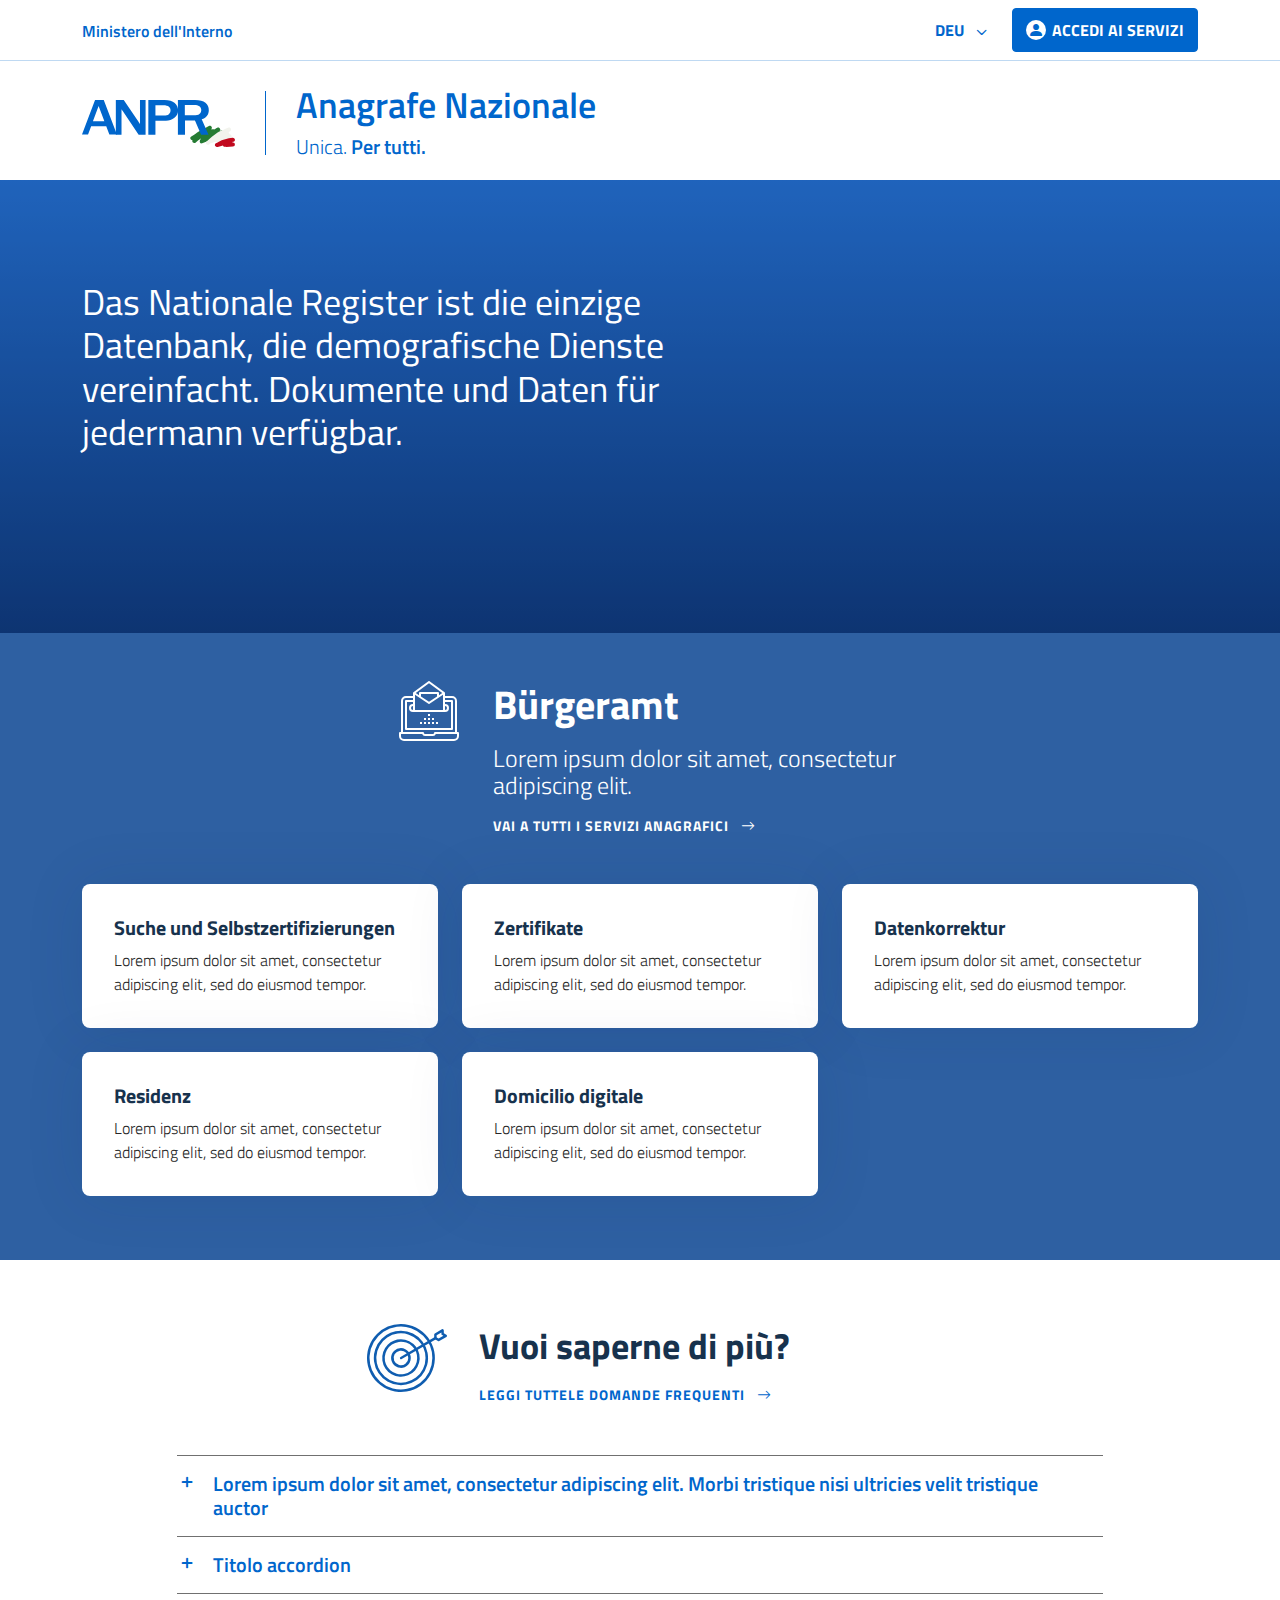
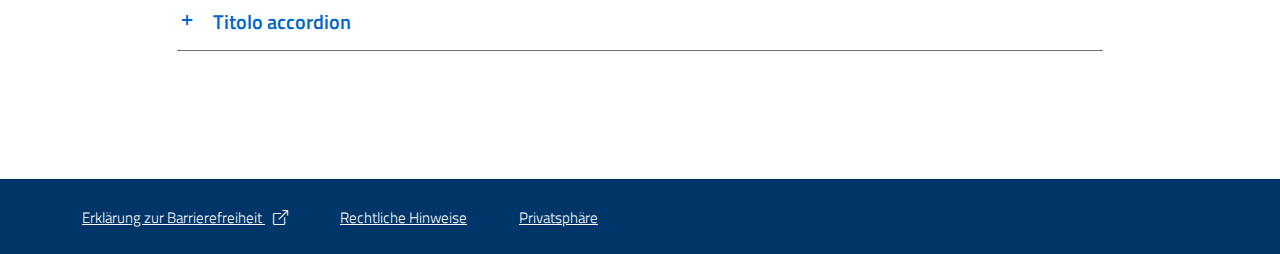
<file: prototipo/minisito.html>
<!doctype html>
<html lang="it">

<head>
    <meta charset="utf-8" />
    <meta name="viewport" content="width=device-width, initial-scale=1" />

    <!-- Bootstrap icons -->
    <link href="css/bootstrap-icons.css" rel="stylesheet" />
    <!-- CSS del tema -->
    <link href="css/italia.css" rel="stylesheet" />
    <!-- CSS del carousel -->
    <link href="css/splide.min.css" rel="stylesheet" />
    <!-- CSS custom -->
    <link href="css/custom.css" rel="stylesheet" />
    <title>Minisito - Anagrafe Nazionale</title>
    <meta name="description" content="Da valorizzare">
    <link rel="icon" type="image/png" sizes="16x16" href="favicon.ico">
    <meta property="og:type" content="website" />
    <meta property="og:title" content="Da valorizzare" />
    <meta property="og:url" content="Da valorizzare" />
    <meta property="og:description" content="Da valorizzare" />
    <meta property="og:image" content="Da valorizzare" />
    <meta property="og:site_name" content="Da valorizzare" />
</head>

<body class="minisito">
    <a class="visually-hidden" href="#main" aria-label="link a contenuto principale">Vai al contenuto principale</a>
    <header aria-label="Funzioni di servizio">
        <div class="header-top-light">
            <div class="container px-custom py-2">
                <div class="row align-items-center gx-2 gx-md-4">
                    <div class="col">
                        <a href="https://www.interno.gov.it/it" target="_blank"
                            class="link-primary link-istituzione">Ministero dell'Interno<span class="visually-hidden">: apre una nuova finestra</span></a>
                    </div>
                    <div class="col col-md-auto d-flex align-items-center justify-content-end">
                        <div class="dropdown">
                            <button type="button" id="lingue-disponibili"
                                class="btn btn-sm link-primary dropdown-toggle" data-bs-toggle="dropdown"
                                aria-expanded="false">
                                <span class="visually-hidden">Lingue disponibili:</span>DEU
                            </button>
                            <ul class="dropdown-menu" aria-labelledby="lingue-disponibili">
                                <li>
                                    <a class="dropdown-item" href="#" lang="de">ITA<span class="visually-hidden">:
                                            italiano</span>
                                    </a>
                                </li>
                                <li>
                                    <a class="dropdown-item" href="#" lang="en">ENG<span class="visually-hidden">:
                                            english</span>
                                    </a>
                                </li>
                                <li>
                                    <a class="dropdown-item" href="#" lang="sl">SLO<span class="visually-hidden">:
                                            slovenian</span>
                                    </a>
                                </li>
                            </ul>
                        </div>
                        <a href="login.html" class="btn btn-primary btn-sm access ms-3">
                            <span class="rounded-icon d-none d-md-flex"><i class="icon bi bi-person-fill"></i></span>
                            Accedi <span class="d-none d-md-inline ms-1">ai servizi</span>
                        </a>
                    </div>
                </div>
            </div>
        </div>
        <div class="header-light">
            <div class="container px-custom pt-3 py-lg-4">
                <div class="d-flex gx-2 gx-md-4">
                    <a href="minisito.html" class="d-flex align-items-center" aria-label="Homepage Anagrafe nazionale">
                        <img src="img/logo-anpr.svg" alt="Logo Anagrafe Nazionale" class="logo me-2 me-lg-4" />
                        <h1>Anagrafe Nazionale<small>Unica. <span class="fw-semibold">Per tutti.</span></small></h1>
                    </a>
                </div>
            </div>
        </div>
    </header>
    <nav class="main-nav" aria-label="Menu principale">
        
        <div class="navbar navbar-expand-lg navbar-light">
            <div class="container px-custom">
                <div class="d-flex align-items-center w-100">
                    <a href="homepage.html" class="d-flex" aria-label="Homepage Anagrafe nazionale"><img src="img/logo-anpr-bianco.svg" alt="Logo Anagrafe Nazionale" class="logo logo-sticky me-2"/>
                        <div class="head-title-mobile under-hover">Anagrafe Nazionale<small>Unica. <span class="fw-semibold">Per tutti.</span></small></div>
                    </a>
                    <div class="navbar-collapse collapse" id="navbar-menu">
                        <div class="menu-wrapper d-flex flex-column flex-lg-row px-3 px-lg-0">
                            <!--<ul class="navbar-nav ms-lg-auto">
                                <li class="nav-item dropdown">
                                    <a class="nav-link question" href="domande-frequenti.html">
                                        <svg class="icon me-2" xmlns="http://www.w3.org/2000/svg" width="14" height="14"
                                            viewBox="0 0 80 80">
                                            <path id="Icon_material-question-answer"
                                                data-name="Icon material-question-answer"
                                                d="M79,19H71V55H19v8a4.012,4.012,0,0,0,4,4H67L83,83V23A4.012,4.012,0,0,0,79,19ZM63,43V7a4.012,4.012,0,0,0-4-4H7A4.012,4.012,0,0,0,3,7V63L19,47H59A4.012,4.012,0,0,0,63,43Z"
                                                transform="translate(-3 -3)" />
                                        </svg>Domande frequenti
                                    </a>
                                </li>
                            </ul>-->
                            <div class="access-container ms-lg-auto">
                                <a href="login.html" class="btn btn-primary access ms-lg-3">
                                    <span class="rounded-icon"><i class="icon bi bi-person-fill"></i></span> ACCEDI AI
                                    SERVIZI
                                </a>
                            </div>
                        </div>
                    </div>
                </div>
            </div>
        </div>
    </nav>

    <main id="main">

        <div class="hero-wrapper anpr-bg-primary flex-column bg-overlay">
            <h2 class="visually-hidden">In evidenza</h2>
            <section class="w-100">
                <div class="img-responsive-wrapper position-inherit">
                    <div class="img-responsive">
                        <div class="img-wrapper"></div>
                    </div>
                </div>
                <!-- - texts-->
                <div class="container">
                    <div class="row">
                        <div class="col-12">
                            <div class="hero-text-wrapper bg-dark">
                                <h2>Das Nationale Register ist die einzige Datenbank, die demografische Dienste vereinfacht. Dokumente und Daten für jedermann verfügbar.</h2>
                                <!--<div class="btn-container letter-spacing-1"><a class="btn btn-link" href="#">Conosci l'anagrafe <i class="icon bi bi-arrow-right ms-2"></i></a></div>-->
                            </div>
                        </div>
                    </div>
                </div>
            </section>
        </div>

        <section class="section pt-5 anpr-bg-primary">
            <div class="container px-custom">

                <div class="row">
                    <div class="col-12 offset-lg-3 col-lg-6">
                        <div class="title-box section-title page-title d-flex flex-column align-items-center align-items-md-start justify-content-center justify-content-md-start mb-5">

                            <div class="d-flex align-items-center align-items-md-start w-100 mb-3 mb-md-0">
                                <img class="icon icon-heading" src="img/ico-servizi_anagrafici-white.svg" alt="Bürgeramt">
                                <h2 class="text-white mb-0 mb-md-3">Bürgeramt</h2>
                            </div>

                            <div class="text-box d-flex flex-column">
                                <p class="text-white">Lorem ipsum dolor sit amet, consectetur adipiscing elit.</p>
                                <a class="text-uppercase text-decoration-none fw-bold letter-spacing-1 link-white" href="#">VAI A TUTTI I SERVIZI ANAGRAFICI <i class="icon bi bi-arrow-right ms-2"></i></a>
                            </div>
                        </div>

                    </div>
                </div>

                <!--<div class="row">
                    <div class="col-12 offset-lg-3 col-lg-6">
                        <div class="title-box page-title d-flex flex-column align-items-center align-items-md-start justify-content-center justify-content-md-start mb-4">

                            <div class="d-flex align-items-center align-items-md-start w-100 mb-3 mb-md-0">
                                <img class="icon icon-heading" src="img/ico-servizi_anagrafici-white.svg" alt="">
                                <h2 class="text-white mb-0 mb-md-3 m-8">Bürgeramt</h2>
                            </div>


                        </div>

                    </div>
                </div>-->
                <div class="row row-cols-1 row-cols-md-2 row-cols-lg-3 g-4">
                    <div class="col">
                        <div class="card h-100">
                            <div class="card-body">
                                <h3 class="card-title">Suche und Selbstzertifizierungen</h3>
                                <p class="card-text">Lorem ipsum dolor sit amet, consectetur adipiscing elit, sed do eiusmod tempor.</p>
                            </div>
                        </div>
                    </div>
                    <div class="col">
                        <div class="card h-100">
                            <div class="card-body">
                                <h3 class="card-title">Zertifikate</h3>
                                <p class="card-text">Lorem ipsum dolor sit amet, consectetur adipiscing elit, sed do eiusmod tempor.</p>
                            </div>
                        </div>
                    </div>
                    <div class="col">
                        <div class="card h-100">
                            <div class="card-body">
                                <h3 class="card-title">Datenkorrektur</h3>
                                <p class="card-text">Lorem ipsum dolor sit amet, consectetur adipiscing elit, sed do eiusmod tempor.</p>
                            </div>
                        </div>
                    </div>
                    <div class="col">
                        <div class="card h-100">
                            <div class="card-body">
                                <h3 class="card-title">Residenz</h3>
                                <p class="card-text">Lorem ipsum dolor sit amet, consectetur adipiscing elit, sed do eiusmod tempor.</p>
                            </div>
                        </div>
                    </div>
                    <div class="col">
                        <div class="card h-100">
                            <div class="card-body">
                                <h3 class="card-title">Domicilio digitale</h3>
                                <p class="card-text">Lorem ipsum dolor sit amet, consectetur adipiscing elit, sed do eiusmod tempor.</p>
                            </div>
                        </div>
                    </div>
                    <!--<div class="colcol mt-5 mt-md-4">
                        <div class="card card-link align-items-center justify-content-center h-100">
                            <a class="text-uppercase text-white text-decoration-none" href="#">
                                ACCEDI AI SERVIZI ANAGRAFICI <i class="icon bi bi-arrow-right ms-2"></i>
                            </a>
                        </div>
                    </div>-->
                </div>
            </div>
        </section>

        <!--<section class="section d-none d-md-block">
            <div class="container">
                <div class="row">
                    <div class="col-12 offset-md-1 col-md-10">
                        <div class="card mt-5">
                            <div class="card-body d-flex flex-column flex-md-row align-items-center">
                                <h3 class="card-title">Accedi ai servizi anagrafici per richiedere un certificato.</h3>
                                <a class="btn btn-primary mt-3 mt-md-0 ms-md-auto">
                                    <span class="rounded-icon"><i class="icon bi bi-person-fill"></i></span>
                                    ACCEDI AI SERVIZI
                                </a>
                            </div>
                        </div>
                    </div>
                </div>
            </div>
        </section>-->

        <section class="section section-bottom-lg section-banner">
            <div class="container">
                <div class="row mb-5">
                    <div class="offset-1 col-10 offset-md-2 col-md-8 offset-lg-3 col-lg-6">
                        <div class="d-flex align-items-start">
                            <img class="icon icon-heading" src="img/ico-faq.svg" alt="">
                            <div class="title-box page-title">
                                <h3>Vuoi saperne di più?</h3>
                                <a class="text-uppercase letter-spacing-1" href="domande-frequenti.html">Leggi tuttele domande frequenti <i class="icon bi bi-arrow-right ms-2"></i></a>
                            </div>
                        </div>
                    </div>
                </div>
                <div class="row">
                    <div class="col-12 offset-md-1 col-md-10">
                        <div class="accordion" id="accordion-example-chips">
                            <div class="accordion-item">
                                <h4 class="accordion-header" id="accordion-example-chips-heading-1">
                                    <button class="accordion-button accordion-button-start collapsed" type="button" data-bs-toggle="collapse" data-bs-target="#accordion-example-chips-collapse-1" aria-controls="accordion-example-chips-collapse-1">
                                        Lorem ipsum dolor sit amet, consectetur adipiscing elit. Morbi tristique
                                        nisi ultricies velit tristique auctor
                                    </button>
                                </h4>
                                <div id="accordion-example-chips-collapse-1" class="accordion-collapse collapse" aria-labelledby="accordion-example-chips-heading-1">
                                    <div class="accordion-body">
                                        Etiam id ornare augue. Sed efficitur consectetur dictum. Phasellus vitae
                                        lectus eleifend, pulvinar eros id, placerat lectus. Donec in dignissim
                                        mauris.
                                    </div>
                                </div>
                            </div>
                            <div class="accordion-item">
                                <h4 class="accordion-header" id="accordion-example-chips-heading-2">
                                    <button class="accordion-button accordion-button-start collapsed" type="button" data-bs-toggle="collapse" data-bs-target="#accordion-example-chips-collapse-2" aria-controls="accordion-example-chips-collapse-2">
                                        Titolo accordion
                                    </button>
                                </h4>
                                <div id="accordion-example-chips-collapse-2" class="accordion-collapse collapse" aria-labelledby="accordion-example-chips-heading-2">
                                    <div class="accordion-body">Contenuto accordion</div>
                                </div>
                            </div>
                            <div class="accordion-item">
                                <h4 class="accordion-header" id="accordion-example-chips-heading-3">
                                    <button class="accordion-button accordion-button-start collapsed" type="button" data-bs-toggle="collapse" data-bs-target="#accordion-example-chips-collapse-3" aria-controls="accordion-example-chips-collapse-3">
                                        Titolo accordion
                                    </button>
                                </h4>
                                <div id="accordion-example-chips-collapse-3" class="accordion-collapse collapse" aria-labelledby="accordion-example-chips-heading-3">
                                    <div class="accordion-body">Contenuto accordion</div>
                                </div>
                            </div>
                        </div>
                    </div>
                </div>
            </div>
        </section>

        

        

        
    </main>
    <footer>
        <h2 class="visually-hidden">Mappa del sito Anagrafe Nazionale</h2>
        
        <div class="footer-small">
            <h3 class="visually-hidden">Altri link del sito</h3>
            <div class="container">
                <div class="row">
                    <div class="col-12">
                        <ul class="list-inline d-inline-block my-4">

                            <li class="list-inline-item d-block d-md-inline-block">
                                <a href="#" class="link-white">Erklärung zur Barrierefreiheit  
                                <span class="visually-hidden">: apre una nuova finestra</span>
                                <i class="icon bi bi-box-arrow-up-right ms-2"></i></a>
                            </li>
                            <li class="list-inline-item d-block d-md-inline-block">
                                <a href="crediti.html" class="link-white">Rechtliche Hinweise</a>
                            </li>
                            <li class="list-inline-item d-block d-md-inline-block">
                                <a href="#" class="link-white">Privatsphäre</a>
                            </li>
                        </ul>
                    </div>
                </div>
            </div>
        </div>
    </footer>
    <button type="button" id="scroll-top-btn" class="back-to-top shadow" title="Torna all'inizio" aria-hidden="true">
        <i class="bi bi-arrow-up"></i>
    </button>
    <div class="access-sticky">
        <a href="login.html" class="btn btn-primary access">
            <span class="rounded-icon"><i class="icon bi bi-person-fill"></i></span> Accedi ai servizi
        </a>
    </div>

    <!-- Jquery -->
    <script type="text/javascript" src="js/jquery.min.js"></script>
    <!-- Bootstrap JS -->
    <script src="js/bootstrap.bundle.min.js"></script>
    <!-- Splide JS -->
    <script src="js/splide.min.js"></script>
    <!-- Custom JS -->
    <script src="js/custom.js"></script>

    <script>
        /*hero*/
        new Splide('#main-carousel', {
            //type: 'loop',
            perPage: 1,
            arrows: true,
            pagination: true,
            //padding: '1em',
            //gap: '2em',
            mediaQuery: 'min',
            /*breakpoints: {
              992: {
                perPage: 2,
              },
              1200: {
                perPage: 3,
              },
            },*/
            i18n: {
                slideLabel: '%s di %s',
                select: 'Seleziona la slide da mostrare',
                prev: 'Slide precedente',
                next: 'Slide successiva',
                pageX: 'Vai alla pagina %s',
                slideX: 'Vai alla slide %s',
                first: 'Vai alla prima slide',
                last: 'Vai all\'ultima slide'
            }
        }).mount();
        /*news*/
        new Splide('#news-carousel', {
            //type: 'loop',
            perPage: 1,
            arrows: true,
            pagination: true,
            padding: { left: 34, right: 34 },
            //gap: '2em',
            mediaQuery: 'min',
            breakpoints: {
                768: {
                    perPage: 2
                },
                992: {
                    destroy: true,
                }
            },
            i18n: {
                slideLabel: '%s di %s',
                select: 'Seleziona la slide da mostrare',
                prev: 'Slide precedente',
                next: 'Slide successiva',
                pageX: 'Vai alla pagina %s',
                slideX: 'Vai alla slide %s',
                first: 'Vai alla prima slide',
                last: 'Vai all\'ultima slide'
            }
        }).mount();

        /*perchè l'anagrafe*/
        new Splide('#anagrafe-carousel', {
            //type: 'loop',
            perPage: 1,
            arrows: true,
            pagination: true,
            padding: { left: 34, right: 34 },
            //gap: '2em',
            mediaQuery: 'min',
            breakpoints: {
                768: {
                    perPage: 2
                },
                992: {
                    destroy: true,
                }
            },
            i18n: {
                slideLabel: '%s di %s',
                select: 'Seleziona la slide da mostrare',
                prev: 'Slide precedente',
                next: 'Slide successiva',
                pageX: 'Vai alla pagina %s',
                slideX: 'Vai alla slide %s',
                first: 'Vai alla prima slide',
                last: 'Vai all\'ultima slide'
            }
        }).mount();

        /*numeri l'anagrafe*/
        new Splide('#number-carousel', {
            //type: 'loop',
            perPage: 1,
            arrows: true,
            pagination: true,
            padding: { left: 34, right: 34 },
            //gap: '2em',
            mediaQuery: 'min',
            breakpoints: {
                768: {
                    perPage: 2
                },
                992: {
                    destroy: true,
                }
            },
            i18n: {
                slideLabel: '%s di %s',
                select: 'Seleziona la slide da mostrare',
                prev: 'Slide precedente',
                next: 'Slide successiva',
                pageX: 'Vai alla pagina %s',
                slideX: 'Vai alla slide %s',
                first: 'Vai alla prima slide',
                last: 'Vai all\'ultima slide'
            }
        }).mount();

        /*area tecnica l'anagrafe*/
        new Splide('#area_tecnica-carousel', {
            //type: 'loop',
            perPage: 1,
            arrows: true,
            pagination: true,
            padding: { left: 34, right: 34 },
            //gap: '2em',
            mediaQuery: 'min',
            breakpoints: {
                768: {
                    perPage: 2
                },
                992: {
                    destroy: true,
                }
            },
            i18n: {
                slideLabel: '%s di %s',
                select: 'Seleziona la slide da mostrare',
                prev: 'Slide precedente',
                next: 'Slide successiva',
                pageX: 'Vai alla pagina %s',
                slideX: 'Vai alla slide %s',
                first: 'Vai alla prima slide',
                last: 'Vai all\'ultima slide'
            }
        }).mount();

    </script>

</body>

</html>
</file>
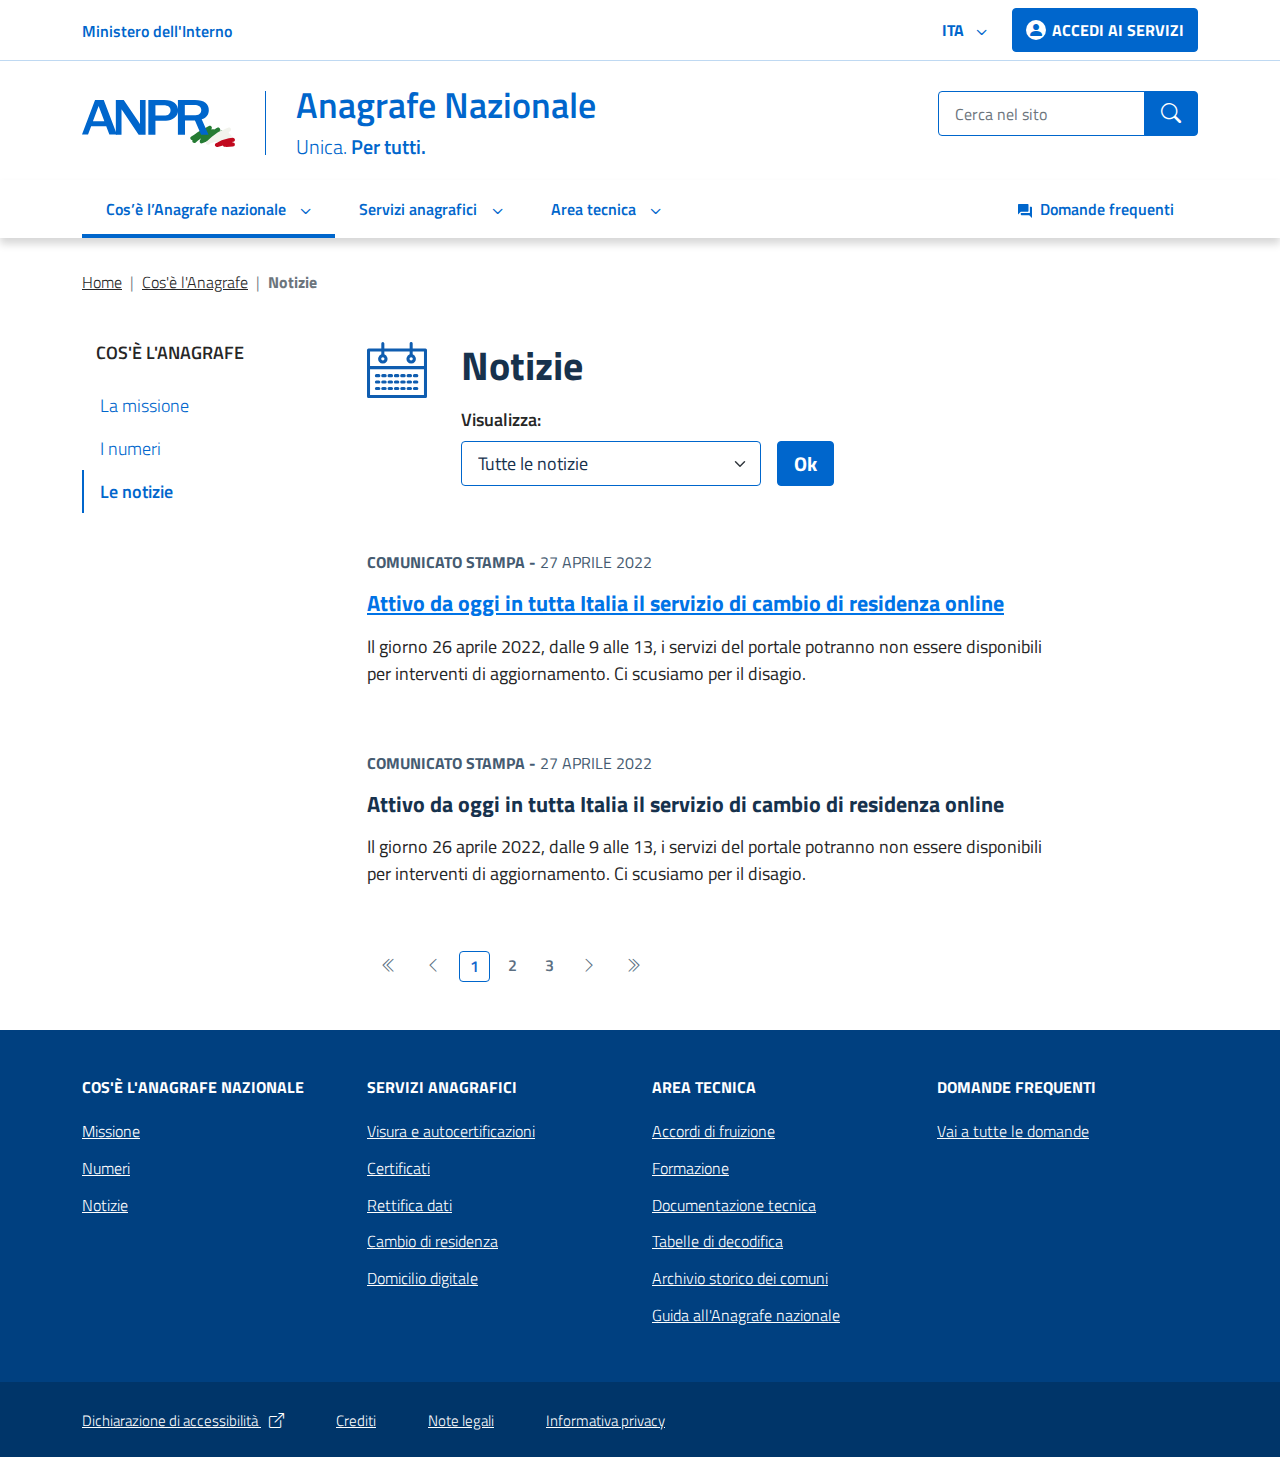
<file: prototipo/notizie.html>
<!doctype html>
<html lang="it">

<head>
    <meta charset="utf-8" />
    <meta name="viewport" content="width=device-width, initial-scale=1" />

    <!-- Bootstrap icons -->
    <link href="css/bootstrap-icons.css" rel="stylesheet" />
    <!-- CSS del tema -->
    <link href="css/italia.css" rel="stylesheet" />
    <!-- CSS del carousel -->
    <link href="css/splide.min.css" rel="stylesheet" />
    <!-- CSS custom -->
    <link href="css/custom.css" rel="stylesheet" />
    <title>Notizie - Anagrafe Nazionale</title>
    <meta name="description" content="Da valorizzare">
    <link rel="icon" type="image/png" sizes="16x16" href="favicon.ico">
    <meta property="og:type" content="website" />
    <meta property="og:title" content="Da valorizzare" />
    <meta property="og:url" content="Da valorizzare" />
    <meta property="og:description" content="Da valorizzare" />
    <meta property="og:image" content="Da valorizzare" />
    <meta property="og:site_name" content="Da valorizzare" />
</head>

<body>
    <a class="visually-hidden" href="#main" aria-label="link a contenuto principale">Vai al contenuto principale</a>
    <header aria-label="Funzioni di servizio">
        <div class="header-top-light">
            <div class="container px-custom py-2">
                <div class="row align-items-center gx-2 gx-md-4">
                    <div class="col">
                        <a href="https://www.interno.gov.it/it" target="_blank"
                            class="link-primary link-istituzione">Ministero dell'Interno<span class="visually-hidden">: apre
                                una nuova finestra</span></a>
                    </div>
                    <div class="col col-md-auto d-flex align-items-center justify-content-end">
                        <div class="dropdown">
                            <button type="button" id="lingue-disponibili"
                                class="btn btn-sm link-primary dropdown-toggle" data-bs-toggle="dropdown"
                                aria-expanded="false">
                                <span class="visually-hidden">Lingue disponibili:</span>ITA
                            </button>
                            <ul class="dropdown-menu" aria-labelledby="lingue-disponibili">
                                <li>
                                    <a class="dropdown-item" href="#" lang="de">DEU<span class="visually-hidden">:
                                            deutsche</span>
                                    </a>
                                </li>
                                <li>
                                    <a class="dropdown-item" href="#" lang="en">ENG<span class="visually-hidden">:
                                            english</span>
                                    </a>
                                </li>
                                <li>
                                    <a class="dropdown-item" href="#" lang="sl">SLO<span class="visually-hidden">:
                                            slovenian</span>
                                    </a>
                                </li>
                            </ul>
                        </div>
                        <a href="login.html" class="btn btn-primary btn-sm access ms-3">
                            <span class="rounded-icon d-none d-md-flex"><i class="icon bi bi-person-fill"></i></span>
                            Accedi <span class="d-none d-md-inline ms-1">ai servizi</span>
                        </a>
                    </div>
                </div>
            </div>
        </div>
        <div class="header-light">
            <div class="container px-custom pt-3 py-lg-4">
                <div class="d-flex gx-2 gx-md-4">

                    <!--<button type="button" class="navbar-toggler me-3" data-bs-toggle="collapse" href="#navbar-menu" role="button" aria-expanded="false" aria-controls="navbar-menu">
                            <span class="visually-hidden">Apri menu principale</span>
                            <i class="bi bi-list bi-lg"></i>
                        </button>-->

                    <button type="button" class="navbar-toggler me-3" data-bs-toggle="offcanvas"
                        data-bs-target="#navbar-menu" aria-controls="navbar-menu" aria-label="Apri menu principale">
                        <span class="visually-hidden">Apri menu principale</span>
                        <i class="bi bi-list bi-lg"></i>
                    </button>

                    <a href="homepage.html" class="d-flex" aria-label="Homepage Anagrafe nazionale"><img src="img/logo-anpr.svg" alt="Logo Anagrafe Nazionale"
                        class="logo me-2 me-lg-4" /><h1>Anagrafe Nazionale<small>Unica. <span class="fw-semibold">Per tutti.</span></small></h1></a>

                    <a class="d-lg-none search-mobile ms-auto" href="#"><i class="bi bi-search"></i></a>


                    <div class="d-none d-lg-block ms-auto">
                        <form class="navbar-form">
                            <label for="search" class="visually-hidden">Cerca nel sito:</label>
                            <div class="input-group input-group-lg">
                                <input type="text" id="search" name="search" class="form-control border-primary"
                                    placeholder="Cerca nel sito" />
                                <a class="btn btn-primary" href="risultati-ricerca.html">
                                    <i class="bi bi-search"></i>
                                    <span class="visually-hidden">Cerca</span>
                                </a>
                            </div>
                        </form>
                    </div>
                </div>
            </div>
        </div>
    </header>
    <nav class="main-nav" aria-label="Menu principale">
        <div class="visually-hidden">Menu principale</div>
        <div class="navbar navbar-expand-lg navbar-light">
            <div class="container px-custom">
                <div class="d-flex align-items-center w-100">
                    <button type="button" class="navbar-toggler sticky me-3" data-bs-toggle="offcanvas"
                        data-bs-target="#navbar-menu" aria-controls="navbar-menu" aria-label="Apri menu principale">
                        <span class="visually-hidden">Apri menu principale</span>
                        <i class="bi bi-list bi-lg"></i>
                    </button>
                    <a href="homepage.html" class="d-flex align-items-center" aria-label="Homepage Anagrafe nazionale"><img src="img/logo-anpr-bianco.svg" alt="Logo Anagrafe Nazionale" class="logo logo-sticky me-2"/>
                        <div class="head-title-mobile under-hover">Anagrafe Nazionale<small>Unica. <span class="fw-bold">Per
                            tutti.</span></small></div>
                    </a>
                    <a class="search ms-auto" href="#"><i class="bi bi-search"></i></a>
                    <div class="navbar-collapse collapse" id="navbar-menu">

                        <button type="button" class="navbar-toggler btn-close" data-bs-dismiss="offcanvas"
                            aria-label="Chiudi menu principale" data-bs-target="#navbar-menu">
                            <span class="visually-hidden">Chiudi menu principale</span>
                            <i class="bi bi-x"></i>
                        </button>
                        <div class="menu-wrapper d-flex flex-column flex-lg-row px-3 px-lg-0">
                            <ul class="navbar-nav main-navbar">
                                <li class="nav-item dropdown active">
                                    <a class="nav-link dropdown-toggle active" href="#" data-bs-toggle="dropdown"
                                        aria-expanded="false">Cos’è l’Anagrafe nazionale</a>
                                    <ul class="dropdown-menu">
                                        <li>
                                            <a class="dropdown-item" href="#">Missione</a>
                                        </li>
                                        <li>
                                            <a class="dropdown-item" href="#">Numeri</a>
                                        </li>
                                        <li>
                                            <a class="dropdown-item active" href="notizie.html">Notizie</a>
                                        </li>
                                        <li>
                                            <a class="dropdown-item fw-semibold" href="landing-page.html">Scopri cos'è
                                                l'Anagrafe nazionale <i class="icon bi bi-arrow-right ms-2"></i></a>
                                        </li>
                                    </ul>
                                </li>
                                <li class="nav-item dropdown">
                                    <a class="nav-link dropdown-toggle" href="#" data-bs-toggle="dropdown"
                                        aria-expanded="false">Servizi anagrafici</a>
                                    <ul class="dropdown-menu">
                                        <li>
                                            <a class="dropdown-item" href="#">Visura e autocertificazioni</a>
                                        </li>
                                        <li>
                                            <a class="dropdown-item" href="certificati.html">Certificati</a>
                                        </li>
                                        <li>
                                            <a class="dropdown-item" href="#">Rettifica dati</a>
                                        </li>
                                        <li>
                                            <a class="dropdown-item" href="#">Cambio di residenza</a>
                                        </li>
                                        <li>
                                            <a class="dropdown-item" href="#">Domicilio digitale</a>
                                        </li>
                                        <li>
                                            <a class="dropdown-item fw-semibold" href="#">Scopri i servizi anagrafici<i
                                                    class="icon bi bi-arrow-right ms-2"></i></a>
                                        </li>
                                    </ul>
                                </li>
                                <li class="nav-item dropdown">
                                    <a class="nav-link dropdown-toggle" href="#" data-bs-toggle="dropdown"
                                        aria-expanded="false">Area tecnica</a>
                                    <ul class="dropdown-menu">
                                        <li>
                                            <a class="dropdown-item" href="#">Accordi di fruizione</a>
                                        </li>
                                        <li>
                                            <a class="dropdown-item" href="#">Formazione</a>
                                        </li>
                                        <li>
                                            <a class="dropdown-item" href="#">Documentazione tecnica</a>
                                        </li>
                                        <li>
                                            <a class="dropdown-item" href="#">Tabelle di decodifica</a>
                                        </li>
                                        <li>
                                            <a class="dropdown-item" href="#">Archivio storico dei comuni</a>
                                        </li>
                                        <li>
                                            <a class="dropdown-item" href="#">Guida all'Anagrafe nazionale</a>
                                        </li>
                                        <li>
                                            <a class="dropdown-item fw-semibold" href="#">Scopri l'area tecnica<i
                                                    class="icon bi bi-arrow-right ms-2"></i></a>
                                        </li>
                                    </ul>
                                </li>
                            </ul>
                            <ul class="navbar-nav ms-lg-auto">
                                <li class="nav-item dropdown">
                                    <a class="nav-link question" href="domande-frequenti.html">
                                        <svg class="icon me-2" xmlns="http://www.w3.org/2000/svg" width="14" height="14"
                                            viewBox="0 0 80 80">
                                            <path id="Icon_material-question-answer"
                                                data-name="Icon material-question-answer"
                                                d="M79,19H71V55H19v8a4.012,4.012,0,0,0,4,4H67L83,83V23A4.012,4.012,0,0,0,79,19ZM63,43V7a4.012,4.012,0,0,0-4-4H7A4.012,4.012,0,0,0,3,7V63L19,47H59A4.012,4.012,0,0,0,63,43Z"
                                                transform="translate(-3 -3)" />
                                        </svg>Domande frequenti
                                    </a>
                                </li>
                            </ul>
                            <div class="access-container">
                                <a href="login.html" class="btn btn-primary access ms-lg-3">
                                    <span class="rounded-icon"><i class="icon bi bi-person-fill"></i></span> ACCEDI AI
                                    SERVIZI
                                </a>
                            </div>
                        </div>

                    </div>

                </div>
            </div>
        </div>
    </nav>

    <main id="main">
        <section class="section section-breadcrumb">
            <div class="container px-custom">
                <div class="col-12">
                    <nav style="--bs-breadcrumb-divider: '|';" aria-label="breadcrumb">
                        <ol class="breadcrumb">
                            <li class="breadcrumb-item"><a href="#">Home</a></li>
                            <li class="breadcrumb-item"><a href="#">Cos'è l'Anagrafe</a></li>
                            <li class="breadcrumb-item active" aria-current="page">Notizie</li>
                        </ol>
                    </nav>
                </div>
            </div>
        </section>

        <section class="section section-first">
            <div class="container px-custom">

                <div class="row">
                    <aside id="laterale" class="col-lg-3 d-none d-lg-block pr-0">
                        <nav aria-label="Menu della sezione ...">
                            <div class="sidebar-header">
                                <h2 class="sidebar-title">Cos'è l'Anagrafe</h2>
                                <button type="button" class="navbar-toggler collapsed d-block d-lg-none"
                                    data-bs-toggle="collapse" data-bs-target="#sidebar-menu"
                                    aria-controls="sidebar-menu" aria-expanded="false">
                                    <span class="visually-hidden">Apri menu della sezione ...</span>
                                    <i class="bi bi-list text-primary"></i>
                                </button>
                            </div>
                            <div class="sidebar sidebar-expand-lg sidebar-light">
                                <div class="sidebar-collapse collapse" id="sidebar-menu">
                                    <ul class="nav">
                                        <li class="nav-item">
                                            <a aria-label="La missione" class="nav-link" href="#">La missione</a>
                                        </li>
                                        <li class="nav-item">
                                            <a aria-label="I numeri" class="nav-link" href="#">I numeri</a>
                                        </li>
                                        <li class="nav-item active">
                                            <a aria-label="Le notizie" class="nav-link active" href="notizie.html">Le
                                                notizie</a>
                                        </li>
                                    </ul>
                                </div>
                            </div>
                        </nav>
                    </aside>

                    <div class="col-12 col-lg-8 page-sections-container">
                        <div class="row">
                            <div class="col-12">
                                <div
                                    class="title-box page-title d-flex flex-column align-items-md-start justify-content-center justify-content-md-start mb-5">

                                    <div class="d-flex align-items-center align-items-md-start w-100 mb-3 mb-md-0">
                                        <img class="icon icon-heading" src="img/ico-news.svg" alt="">
                                        <h2 class="mb-0 mb-md-3">Notizie</h2>
                                    </div>

                                    <div class="text-box d-flex flex-column">
                                        <form class="form-title">
                                            <label class="mb-2" id="label-search-news"
                                                for="search-news">Visualizza:</label>
                                            <div class="input-group input-group-lg input-group-space">
                                                <select id="search-news" class="form-select form-select-lg form-news"
                                                    aria-labelledby="label-search-news">
                                                    <option selected>Tutte le notizie</option>
                                                    <option value="3">Avvisi</option>
                                                    <option value="2">Comunicati stampa</option>
                                                    <option value="1">Novità</option>
                                                </select>

                                                <button type="submit" class="btn btn-primary">
                                                    <span>Ok</span>
                                                </button>
                                            </div>
                                        </form>
                                    </div>
                                </div>
                            </div>
                        </div>
                        <div class="row">
                            <div class="col-12">
                                <ul class="list news">
                                    <li>
                                        <div class="d-flex flex-column">
                                            <span class="d-block text-category mb-3"><span class="fw-bold">COMUNICATO
                                                    STAMPA - </span> 27 APRILE 2022</span>
                                            <a href="#">
                                                <h3>Attivo da oggi in tutta Italia il servizio di cambio di residenza
                                                    online</h3>
                                            </a>
                                            <p>Il giorno 26 aprile 2022, dalle 9 alle 13, i servizi del portale potranno
                                                non essere disponibili per interventi di aggiornamento. Ci scusiamo per
                                                il disagio.</p>
                                        </div>
                                    </li>
                                    <li>
                                        <div class="d-flex flex-column">
                                            <span class="d-block text-category mb-3"><span class="fw-bold">COMUNICATO
                                                    STAMPA - </span> 27 APRILE 2022</span>
                                            <h3>Attivo da oggi in tutta Italia il servizio di cambio di residenza online
                                            </h3>
                                            <p>Il giorno 26 aprile 2022, dalle 9 alle 13, i servizi del portale potranno
                                                non essere disponibili per interventi di aggiornamento. Ci scusiamo per
                                                il disagio.</p>
                                        </div>
                                    </li>
                                </ul>
                                <nav aria-label="Paginazione ...">
                                    <ul class="pagination">
                                        <li class="page-item">
                                            <a class="page-link" href="#">
                                                <span class="visually-hidden">Prima pagina</span>
                                                <i class="bi bi-chevron-double-left"></i>
                                            </a>
                                        </li>
                                        <li class="page-item">
                                            <a class="page-link" href="#">
                                                <span class="visually-hidden">Pagina precedente</span>
                                                <i class="bi bi-chevron-left"></i>
                                            </a>
                                        </li>
                                        <li class="page-item active" aria-current="page">
                                            <span class="page-link">
                                                <span class="visually-hidden">Pagina </span>1
                                            </span>
                                        </li>
                                        <li class="page-item">
                                            <a class="page-link" href="#">
                                                <span class="visually-hidden">Pagina </span>2
                                            </a>
                                        </li>
                                        <li class="page-item">
                                            <a class="page-link" href="#">
                                                <span class="visually-hidden">Pagina </span>3
                                            </a>
                                        </li>
                                        <li class="page-item">
                                            <a class="page-link" href="#">
                                                <span class="visually-hidden">Pagina successiva</span>
                                                <i class="bi bi-chevron-right"></i>
                                            </a>
                                        </li>
                                        <li class="page-item">
                                            <a class="page-link" href="#">
                                                <span class="visually-hidden">Ultima pagina</span>
                                                <i class="bi bi-chevron-double-right"></i>
                                            </a>
                                        </li>
                                    </ul>
                                </nav>

                            </div>
                        </div>

                    </div>
                </div>
            </div>
        </section>

    </main>
    <footer>
        <h2 class="visually-hidden">Mappa del sito Anagrafe Nazionale</h2>
        <div class="footer-dark">
            <div class="container px-custom pt-md-5">
                 <!--
                <div class="row align-items-center gx-2 gx-md-4 mb-5">
                    <div class="col-auto">
                        <a href="homepage.html" class="d-flex f-link" aria-label="Homepage Anagrafe nazionale"><img src="img/logo-anpr-bianco.svg" alt="Logo Anagrafe Nazionale" class="logo"> 
                            <div class="h1">
                                 Anagrafe Nazionale<small>Unica. <span class="fw-semibold">Per tutti.</span></small>
                            </div>
                        </a>
                    </div>
                </div>
            -->
                <div class="row">
                    <div class="col-12 col-md-6 col-lg-3">
                        <h3>Cos'è l'Anagrafe nazionale</h3>
                        <div class="row">
                            <div class="col-12 col-sm">
                                <ul class="link-list mb-5">
                                    <li><a class="list-item" href="#">Missione</a></li>
                                    <li><a class="list-item" href="#">Numeri</a></li>
                                    <li><a class="list-item" href="notizie.html">Notizie</a></li>
                                </ul>
                            </div>
                        </div>
                    </div>

                    <div class="col-12 col-md-6 col-lg-3">
                        <h3>SERVIZI ANAGRAFICI</h3>
                        <div class="row">
                            <div class="col-12 col-sm">
                                <ul class="link-list mb-5">
                                    <li><a class="list-item" href="#">Visura e autocertificazioni</a></li>
                                    <li><a class="list-item" href="certificati.html">Certificati</a></li>
                                    <li><a class="list-item" href="#">Rettifica dati</a></li>
                                    <li><a class="list-item" href="#">Cambio di residenza</a></li>
                                    <li><a class="list-item" href="#">Domicilio digitale</a></li>
                                </ul>
                            </div>
                        </div>
                    </div>

                    <div class="col-12 col-md-6 col-lg-3">
                        <h3>AREA TECNICA</h3>
                        <div class="row">
                            <div class="col-12 col-sm">
                                <ul class="link-list mb-5">
                                    <li><a class="list-item" href="#">Accordi di fruizione</a></li>
                                    <li><a class="list-item" href="#">Formazione</a></li>
                                    <li><a class="list-item" href="#">Documentazione tecnica</a></li>
                                    <li><a class="list-item" href="#">Tabelle di decodifica</a></li>
                                    <li><a class="list-item" href="#">Archivio storico dei comuni</a></li>
                                    <li><a class="list-item" href="#">Guida all'Anagrafe nazionale</a></li>


                                </ul>
                            </div>
                        </div>
                    </div>

                    <div class="col-12 col-md-6 col-lg-3">
                        <h3>DOMANDE FREQUENTI</h3>
                        <div class="row">
                            <div class="col-12 col-sm">
                                <ul class="link-list mb-5">
                                    <li><a class="list-item" href="#">Vai a tutte le domande</a></li>
                                </ul>
                            </div>
                        </div>
                    </div>

                </div>
            </div>
        </div>
        <div class="footer-small">
            <h3 class="visually-hidden">Altri link del sito</h3>
            <div class="container">
                <div class="row">
                    <div class="col-12">
                        <ul class="list-inline d-inline-block my-4">

                            <li class="list-inline-item d-block d-md-inline-block">
                                <a href="#" class="link-white">Dichiarazione di accessibilità <span
                                        class="visually-hidden">: apre una nuova finestra</span><i
                                        class="icon bi bi-box-arrow-up-right ms-2"></i></a>
                            </li>
                            <li class="list-inline-item d-block d-md-inline-block">
                                <a href="crediti.html" class="link-white">Crediti</a>
                            </li>
                            <li class="list-inline-item d-block d-md-inline-block">
                                <a href="#" class="link-white">Note legali</a>
                            </li>
                            <li class="list-inline-item d-block d-md-inline-block">
                                <a href="#" class="link-white">Informativa privacy</a>
                            </li>
                        </ul>
                    </div>
                </div>
            </div>
        </div>
    </footer>
    <button type="button" id="scroll-top-btn" class="back-to-top shadow" title="Torna all'inizio" aria-hidden="true">
        <i class="bi bi-arrow-up"></i>
    </button>
    <div class="access-sticky">
        <a href="login.html" class="btn btn-primary access">
            <span class="rounded-icon"><i class="icon bi bi-person-fill"></i></span> Accedi ai servizi
        </a>
    </div>

    <!-- Jquery -->
    <script type="text/javascript" src="js/jquery.min.js"></script>
    <!-- Bootstrap JS -->
    <script src="js/bootstrap.bundle.min.js"></script>
    <!-- Splide JS -->
    <script src="js/splide.min.js"></script>
    <!-- Custom JS -->
    <script src="js/custom.js"></script>



</body>

</html>
</file>
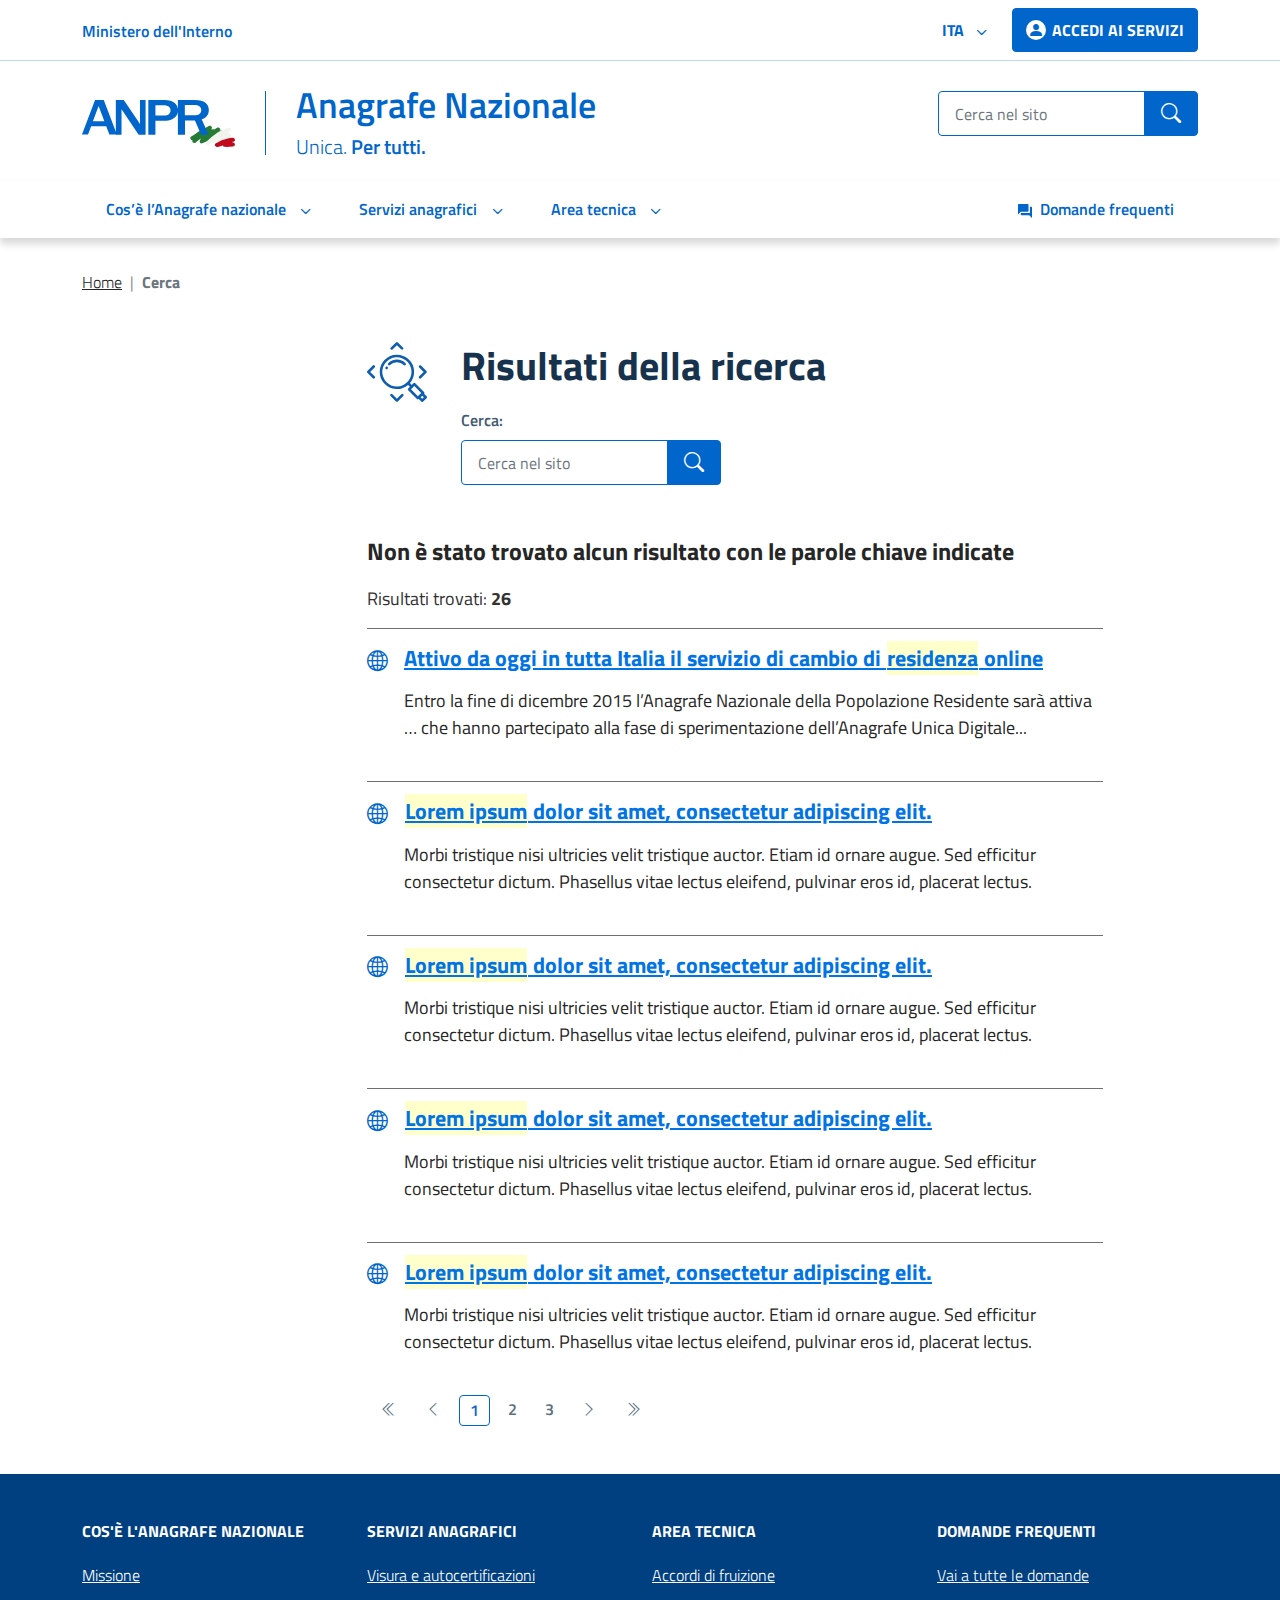
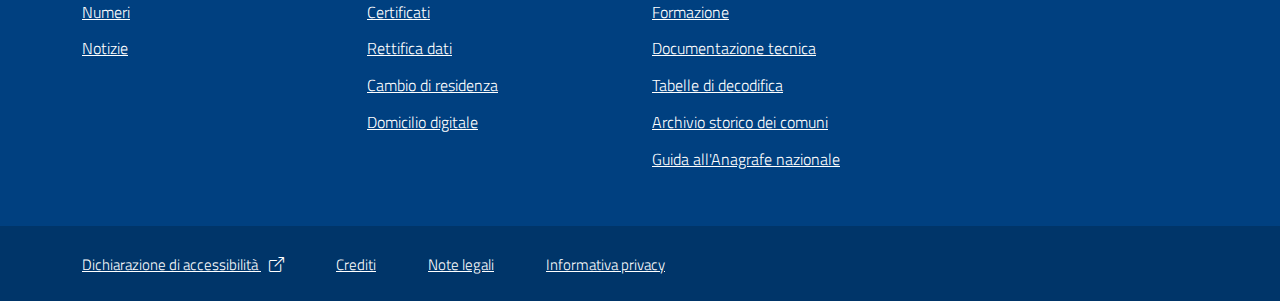
<file: prototipo/risultati-ricerca.html>
<!doctype html>
<html lang="it">

<head>
    <meta charset="utf-8" />
    <meta name="viewport" content="width=device-width, initial-scale=1" />

    <!-- Bootstrap icons -->
    <link href="css/bootstrap-icons.css" rel="stylesheet" />
    <!-- CSS del tema -->
    <link href="css/italia.css" rel="stylesheet" />
    <!-- CSS del carousel -->
    <link href="css/splide.min.css" rel="stylesheet" />
    <!-- CSS custom -->
    <link href="css/custom.css" rel="stylesheet" />
    <title>Risultati ricerca - Anagrafe Nazionale</title>
    <meta name="description" content="Da valorizzare">
    <link rel="icon" type="image/png" sizes="16x16" href="favicon.ico">
    <meta property="og:type" content="website" />
    <meta property="og:title" content="Da valorizzare" />
    <meta property="og:url" content="Da valorizzare" />
    <meta property="og:description" content="Da valorizzare" />
    <meta property="og:image" content="Da valorizzare" />
    <meta property="og:site_name" content="Da valorizzare" />
</head>

<body>
    <a class="visually-hidden" href="#main" aria-label="link a contenuto principale">Vai al contenuto principale</a>
    <header aria-label="Funzioni di servizio">
        <div class="header-top-light">
            <div class="container px-custom py-2">
                <div class="row align-items-center gx-2 gx-md-4">
                    <div class="col">
                        <a href="https://www.interno.gov.it/it" target="_blank"
                            class="link-primary link-istituzione">Ministero dell'Interno<span class="visually-hidden">: apre
                                una nuova finestra</span></a>
                    </div>
                    <div class="col col-md-auto d-flex align-items-center justify-content-end">
                        <div class="dropdown">
                            <button type="button" id="lingue-disponibili"
                                class="btn btn-sm link-primary dropdown-toggle" data-bs-toggle="dropdown"
                                aria-expanded="false">
                                <span class="visually-hidden">Lingue disponibili:</span>ITA
                            </button>
                            <ul class="dropdown-menu" aria-labelledby="lingue-disponibili">
                                <li>
                                    <a class="dropdown-item" href="#" lang="de">DEU<span class="visually-hidden">:
                                            deutsche</span>
                                    </a>
                                </li>
                                <li>
                                    <a class="dropdown-item" href="#" lang="en">ENG<span class="visually-hidden">:
                                            english</span>
                                    </a>
                                </li>
                                <li>
                                    <a class="dropdown-item" href="#" lang="sl">SLO<span class="visually-hidden">:
                                            slovenian</span>
                                    </a>
                                </li>
                            </ul>
                        </div>
                        <a href="login.html" class="btn btn-primary btn-sm access ms-3">
                            <span class="rounded-icon d-none d-md-flex"><i class="icon bi bi-person-fill"></i></span>
                            Accedi <span class="d-none d-md-inline ms-1">ai servizi</span>
                        </a>
                    </div>
                </div>
            </div>
        </div>
        <div class="header-light">
            <div class="container px-custom pt-3 py-lg-4">
                <div class="d-flex gx-2 gx-md-4">

                    <!--<button type="button" class="navbar-toggler me-3" data-bs-toggle="collapse" href="#navbar-menu" role="button" aria-expanded="false" aria-controls="navbar-menu">
                            <span class="visually-hidden">Apri menu principale</span>
                            <i class="bi bi-list bi-lg"></i>
                        </button>-->

                    <button type="button" class="navbar-toggler me-3" data-bs-toggle="offcanvas"
                        data-bs-target="#navbar-menu" aria-controls="navbar-menu" aria-label="Apri menu principale">
                        <span class="visually-hidden">Apri menu principale</span>
                        <i class="bi bi-list bi-lg"></i>
                    </button>

                    <a href="homepage.html" class="d-flex" aria-label="Homepage Anagrafe nazionale"><img src="img/logo-anpr.svg" alt="Logo Anagrafe Nazionale"
                        class="logo me-2 me-lg-4" /><h1>Anagrafe Nazionale<small>Unica. <span class="fw-semibold">Per tutti.</span></small></h1></a>

                    <a class="d-lg-none search-mobile ms-auto" href="#"><i class="bi bi-search"></i></a>


                    <div class="d-none d-lg-block ms-auto">
                        <form class="navbar-form">
                            <label for="search" class="visually-hidden">Cerca nel sito:</label>
                            <div class="input-group input-group-lg">
                                <input type="text" id="search" name="search" class="form-control border-primary"
                                    placeholder="Cerca nel sito" />
                                <a class="btn btn-primary" href="risultati-ricerca.html">
                                    <i class="bi bi-search"></i>
                                    <span class="visually-hidden">Cerca</span>
                                </a>
                            </div>
                        </form>
                    </div>
                </div>
            </div>
        </div>
    </header>
    <nav class="main-nav" aria-label="Menu principale">
        <div class="visually-hidden">Menu principale</div>
        <div class="navbar navbar-expand-lg navbar-light">
            <div class="container px-custom">
                <div class="d-flex align-items-center w-100">
                    <button type="button" class="navbar-toggler sticky me-3" data-bs-toggle="offcanvas"
                        data-bs-target="#navbar-menu" aria-controls="navbar-menu" aria-label="Apri menu principale">
                        <span class="visually-hidden">Apri menu principale</span>
                        <i class="bi bi-list bi-lg"></i>
                    </button>
                    <a href="homepage.html" class="d-flex align-items-center" aria-label="Homepage Anagrafe nazionale"><img src="img/logo-anpr-bianco.svg" alt="Logo Anagrafe Nazionale" class="logo logo-sticky me-2"/>
                        <div class="head-title-mobile under-hover">Anagrafe Nazionale<small>Unica. <span class="fw-bold">Per
                            tutti.</span></small></div>
                    </a>
                    <a class="search ms-auto" href="#"><i class="bi bi-search"></i></a>
                    <div class="navbar-collapse collapse" id="navbar-menu">

                        <button type="button" class="navbar-toggler btn-close" data-bs-dismiss="offcanvas"
                            aria-label="Chiudi menu principale" data-bs-target="#navbar-menu">
                            <span class="visually-hidden">Chiudi menu principale</span>
                            <i class="bi bi-x"></i>
                        </button>
                        <div class="menu-wrapper d-flex flex-column flex-lg-row px-3 px-lg-0">
                            <ul class="navbar-nav main-navbar">
                                <li class="nav-item dropdown">
                                    <a class="nav-link dropdown-toggle" href="#" data-bs-toggle="dropdown"
                                        aria-expanded="false">Cos’è l’Anagrafe nazionale</a>
                                    <ul class="dropdown-menu">
                                        <li>
                                            <a class="dropdown-item" href="#">Missione</a>
                                        </li>
                                        <li>
                                            <a class="dropdown-item" href="#">Numeri</a>
                                        </li>
                                        <li>
                                            <a class="dropdown-item" href="notizie.html">Notizie</a>
                                        </li>
                                        <li>
                                            <a class="dropdown-item fw-semibold" href="landing-page.html">Scopri cos'è
                                                l'Anagrafe
                                                nazionale <i class="icon bi bi-arrow-right ms-2"></i></a>
                                        </li>
                                    </ul>
                                </li>
                                <li class="nav-item dropdown">
                                    <a class="nav-link dropdown-toggle" href="#" data-bs-toggle="dropdown"
                                        aria-expanded="false">Servizi anagrafici</a>
                                    <ul class="dropdown-menu">
                                        <li>
                                            <a class="dropdown-item" href="#">Visura e autocertificazioni</a>
                                        </li>
                                        <li>
                                            <a class="dropdown-item" href="certificati.html">Certificati</a>
                                        </li>
                                        <li>
                                            <a class="dropdown-item" href="#">Rettifica dati</a>
                                        </li>
                                        <li>
                                            <a class="dropdown-item" href="#">Cambio di residenza</a>
                                        </li>
                                        <li>
                                            <a class="dropdown-item" href="#">Domicilio digitale</a>
                                        </li>
                                        <li>
                                            <a class="dropdown-item fw-semibold" href="#">Scopri i servizi anagrafici<i
                                                    class="icon bi bi-arrow-right ms-2"></i></a>
                                        </li>
                                    </ul>
                                </li>
                                <li class="nav-item dropdown">
                                    <a class="nav-link dropdown-toggle" href="#" data-bs-toggle="dropdown"
                                        aria-expanded="false">Area tecnica</a>
                                    <ul class="dropdown-menu">
                                        <li>
                                            <a class="dropdown-item" href="#">Accordi di fruizione</a>
                                        </li>
                                        <li>
                                            <a class="dropdown-item" href="#">Formazione</a>
                                        </li>
                                        <li>
                                            <a class="dropdown-item" href="#">Documentazione tecnica</a>
                                        </li>
                                        <li>
                                            <a class="dropdown-item" href="#">Tabelle di decodifica</a>
                                        </li>
                                        <li>
                                            <a class="dropdown-item" href="#">Archivio storico dei comuni</a>
                                        </li>
                                        <li>
                                            <a class="dropdown-item" href="#">Guida all'Anagrafe nazionale</a>
                                        </li>
                                        <li>
                                            <a class="dropdown-item fw-semibold" href="#">Scopri l'area tecnica<i
                                                    class="icon bi bi-arrow-right ms-2"></i></a>
                                        </li>
                                    </ul>
                                </li>
                            </ul>
                            <ul class="navbar-nav ms-lg-auto">
                                <li class="nav-item dropdown">
                                    <a class="nav-link question" href="domande-frequenti.html">
                                        <svg class="icon me-2" xmlns="http://www.w3.org/2000/svg" width="14" height="14"
                                            viewBox="0 0 80 80">
                                            <path id="Icon_material-question-answer"
                                                data-name="Icon material-question-answer"
                                                d="M79,19H71V55H19v8a4.012,4.012,0,0,0,4,4H67L83,83V23A4.012,4.012,0,0,0,79,19ZM63,43V7a4.012,4.012,0,0,0-4-4H7A4.012,4.012,0,0,0,3,7V63L19,47H59A4.012,4.012,0,0,0,63,43Z"
                                                transform="translate(-3 -3)" />
                                        </svg>Domande frequenti
                                    </a>
                                </li>
                            </ul>
                            <div class="access-container">
                                <a href="login.html" class="btn btn-primary access ms-lg-3">
                                    <span class="rounded-icon"><i class="icon bi bi-person-fill"></i></span> ACCEDI AI
                                    SERVIZI
                                </a>
                            </div>
                        </div>

                    </div>

                </div>
            </div>
        </div>
    </nav>

    <main id="main">
        <section class="section section-breadcrumb">
            <div class="container px-custom">
                <div class="col-12">
                    <nav style="--bs-breadcrumb-divider: '|';" aria-label="breadcrumb">
                        <ol class="breadcrumb">
                            <li class="breadcrumb-item"><a href="#">Home</a></li>
                            <li class="breadcrumb-item active" aria-current="page">Cerca</li>
                        </ol>
                    </nav>
                </div>
            </div>
        </section>

        <section class="section section-first">
            <div class="container px-custom">

                <div class="row">
                    <div class="col-lg-3 d-none d-lg-block"></div>
                    <div class="col-12 col-lg-8">
                        <div
                            class="title-box page-title d-flex flex-column align-items-md-start justify-content-center justify-content-md-start mb-5">
                            <div class="d-flex align-items-center align-items-md-start w-100 mb-3 mb-md-0">
                                <img class="icon icon-heading" src="img/ico-ricerca.svg" alt="">
                                <h2 class="mb-0 mb-md-3">Risultati della ricerca</h2>
                            </div>


                            <div class="text-box d-flex flex-column">
                                <form class="form-title">
                                    <label class="mb-2" id="label-search-results" for="search-results">Cerca:</label>
                                    <div class="input-group input-group-lg">
                                        <input type="text" id="search-results" name="search-results"
                                            class="form-control border-primary" placeholder="Cerca nel sito"
                                            aria-labelledby="label-search-results">
                                        <button type="submit" class="btn btn-primary">
                                            <i class="bi bi-search"></i>
                                            <span class="visually-hidden">Cerca</span>
                                        </button>
                                    </div>
                                </form>
                            </div>
                        </div>
                    </div>
                </div>
                <div class="row">
                    <div class="col-lg-3 d-none d-lg-block"></div>
                    <div class="col-12 col-lg-8">
                        <span class="fw-bold fs-4">Non è stato trovato alcun risultato con le parole chiave
                            indicate</span>
                        <div class="text-dark mt-3">Risultati trovati: <strong>26</strong></div>
                        <ul class="list ricerca">
                            <li>
                                <div class="d-flex">
                                    <i class="icon bi bi-globe2 me-3"></i>
                                    <div class="box-text">
                                        <a href="#">
                                            <h3> Attivo da oggi in tutta Italia il servizio di cambio di <span
                                                    class="highlight">residenza</span> online</h3>
                                        </a>
                                        <p>Entro la fine di dicembre 2015 l’Anagrafe Nazionale della Popolazione
                                            Residente sarà attiva … che hanno partecipato alla fase di sperimentazione
                                            dell’Anagrafe Unica Digitale...</p>
                                    </div>
                                </div>
                            </li>
                            <li>
                                <div class="d-flex">
                                    <i class="icon bi bi-globe2 me-3"></i>
                                    <div class="box-text">
                                        <a href="#">
                                            <h3><span class="highlight">Lorem ipsum</span> dolor sit amet, consectetur
                                                adipiscing elit.</h3>
                                        </a>
                                        <p>Morbi tristique nisi ultricies velit tristique auctor. Etiam id ornare augue.
                                            Sed efficitur consectetur dictum. Phasellus vitae lectus eleifend, pulvinar
                                            eros id, placerat lectus.</p>
                                    </div>
                                </div>
                            </li>
                            <li>
                                <div class="d-flex">
                                    <i class="icon bi bi-globe2 me-3"></i>
                                    <div class="box-text">
                                        <a href="#">
                                            <h3><span class="highlight">Lorem ipsum</span> dolor sit amet, consectetur
                                                adipiscing elit.</h3>
                                        </a>
                                        <p>Morbi tristique nisi ultricies velit tristique auctor. Etiam id ornare augue.
                                            Sed efficitur consectetur dictum. Phasellus vitae lectus eleifend, pulvinar
                                            eros id, placerat lectus.</p>
                                    </div>
                                </div>
                            </li>
                            <li>
                                <div class="d-flex">
                                    <i class="icon bi bi-globe2 me-3"></i>
                                    <div class="box-text">
                                        <a href="#">
                                            <h3><span class="highlight">Lorem ipsum</span> dolor sit amet, consectetur
                                                adipiscing elit.</h3>
                                        </a>
                                        <p>Morbi tristique nisi ultricies velit tristique auctor. Etiam id ornare augue.
                                            Sed efficitur consectetur dictum. Phasellus vitae lectus eleifend, pulvinar
                                            eros id, placerat lectus.</p>
                                    </div>
                                </div>
                            </li>
                            <li>
                                <div class="d-flex">
                                    <i class="icon bi bi-globe2 me-3"></i>
                                    <div class="box-text">
                                        <a href="#">
                                            <h3><span class="highlight">Lorem ipsum</span> dolor sit amet, consectetur
                                                adipiscing elit.</h3>
                                        </a>
                                        <p>Morbi tristique nisi ultricies velit tristique auctor. Etiam id ornare augue.
                                            Sed efficitur consectetur dictum. Phasellus vitae lectus eleifend, pulvinar
                                            eros id, placerat lectus.</p>
                                    </div>
                                </div>
                            </li>
                        </ul>
                        <nav aria-label="Paginazione ...">
                            <ul class="pagination">
                                <li class="page-item">
                                    <a class="page-link" href="#">
                                        <span class="visually-hidden">Prima pagina</span>
                                        <i class="bi bi-chevron-double-left"></i>
                                    </a>
                                </li>
                                <li class="page-item">
                                    <a class="page-link" href="#">
                                        <span class="visually-hidden">Pagina precedente</span>
                                        <i class="bi bi-chevron-left"></i>
                                    </a>
                                </li>
                                <li class="page-item active" aria-current="page">
                                    <span class="page-link">
                                        <span class="visually-hidden">Pagina </span>1
                                    </span>
                                </li>
                                <li class="page-item">
                                    <a class="page-link" href="#">
                                        <span class="visually-hidden">Pagina </span>2
                                    </a>
                                </li>
                                <li class="page-item">
                                    <a class="page-link" href="#">
                                        <span class="visually-hidden">Pagina </span>3
                                    </a>
                                </li>
                                <li class="page-item">
                                    <a class="page-link" href="#">
                                        <span class="visually-hidden">Pagina successiva</span>
                                        <i class="bi bi-chevron-right"></i>
                                    </a>
                                </li>
                                <li class="page-item">
                                    <a class="page-link" href="#">
                                        <span class="visually-hidden">Ultima pagina</span>
                                        <i class="bi bi-chevron-double-right"></i>
                                    </a>
                                </li>
                            </ul>
                        </nav>
                    </div>
                </div>
            </div>
        </section>
    </main>
    <footer>
        <h2 class="visually-hidden">Mappa del sito Anagrafe Nazionale</h2>
        <div class="footer-dark">
            <div class="container px-custom pt-md-5">
                 <!--
                <div class="row align-items-center gx-2 gx-md-4 mb-5">
                    <div class="col-auto">
                        <a href="homepage.html" class="d-flex f-link" aria-label="Homepage Anagrafe nazionale"><img src="img/logo-anpr-bianco.svg" alt="Logo Anagrafe Nazionale" class="logo"> 
                            <div class="h1">
                                 Anagrafe Nazionale<small>Unica. <span class="fw-semibold">Per tutti.</span></small>
                            </div>
                        </a>
                    </div>
                </div>
            -->
                <div class="row">
                    <div class="col-12 col-md-6 col-lg-3">
                        <h3>Cos'è l'Anagrafe nazionale</h3>
                        <div class="row">
                            <div class="col-12 col-sm">
                                <ul class="link-list mb-5">
                                    <li><a class="list-item" href="#">Missione</a></li>
                                    <li><a class="list-item" href="#">Numeri</a></li>
                                    <li><a class="list-item" href="notizie.html">Notizie</a></li>
                                </ul>
                            </div>
                        </div>
                    </div>

                    <div class="col-12 col-md-6 col-lg-3">
                        <h3>SERVIZI ANAGRAFICI</h3>
                        <div class="row">
                            <div class="col-12 col-sm">
                                <ul class="link-list mb-5">
                                    <li><a class="list-item" href="#">Visura e autocertificazioni</a></li>
                                    <li><a class="list-item" href="certificati.html">Certificati</a></li>
                                    <li><a class="list-item" href="#">Rettifica dati</a></li>
                                    <li><a class="list-item" href="#">Cambio di residenza</a></li>
                                    <li><a class="list-item" href="#">Domicilio digitale</a></li>
                                </ul>
                            </div>
                        </div>
                    </div>

                    <div class="col-12 col-md-6 col-lg-3">
                        <h3>AREA TECNICA</h3>
                        <div class="row">
                            <div class="col-12 col-sm">
                                <ul class="link-list mb-5">
                                    <li><a class="list-item" href="#">Accordi di fruizione</a></li>
                                    <li><a class="list-item" href="#">Formazione</a></li>
                                    <li><a class="list-item" href="#">Documentazione tecnica</a></li>
                                    <li><a class="list-item" href="#">Tabelle di decodifica</a></li>
                                    <li><a class="list-item" href="#">Archivio storico dei comuni</a></li>
                                    <li><a class="list-item" href="#">Guida all'Anagrafe nazionale</a></li>


                                </ul>
                            </div>
                        </div>
                    </div>

                    <div class="col-12 col-md-6 col-lg-3">
                        <h3>DOMANDE FREQUENTI</h3>
                        <div class="row">
                            <div class="col-12 col-sm">
                                <ul class="link-list mb-5">
                                    <li><a class="list-item" href="#">Vai a tutte le domande</a></li>
                                </ul>
                            </div>
                        </div>
                    </div>

                </div>
            </div>
        </div>
        <div class="footer-small">
            <h3 class="visually-hidden">Altri link del sito</h3>
            <div class="container">
                <div class="row">
                    <div class="col-12">
                        <ul class="list-inline d-inline-block my-4">

                            <li class="list-inline-item d-block d-md-inline-block">
                                <a href="#" class="link-white">Dichiarazione di accessibilità <span
                                        class="visually-hidden">: apre una nuova finestra</span><i
                                        class="icon bi bi-box-arrow-up-right ms-2"></i></a>
                            </li>
                            <li class="list-inline-item d-block d-md-inline-block">
                                <a href="crediti.html" class="link-white">Crediti</a>
                            </li>
                            <li class="list-inline-item d-block d-md-inline-block">
                                <a href="#" class="link-white">Note legali</a>
                            </li>
                            <li class="list-inline-item d-block d-md-inline-block">
                                <a href="#" class="link-white">Informativa privacy</a>
                            </li>
                        </ul>
                    </div>
                </div>
            </div>
        </div>
    </footer>
    <button type="button" id="scroll-top-btn" class="back-to-top shadow" title="Torna all'inizio" aria-hidden="true">
        <i class="bi bi-arrow-up"></i>
    </button>
    <div class="access-sticky">
        <a href="login.html" class="btn btn-primary access">
            <span class="rounded-icon"><i class="icon bi bi-person-fill"></i></span> Accedi ai servizi
        </a>
    </div>

    <!-- Jquery -->
    <script type="text/javascript" src="js/jquery.min.js"></script>
    <!-- Bootstrap JS -->
    <script src="js/bootstrap.bundle.min.js"></script>
    <!-- Splide JS -->
    <script src="js/splide.min.js"></script>
    <!-- Custom JS -->
    <script src="js/custom.js"></script>



</body>

</html>
</file>
<file: prototipo/css/custom.css>
header .logo {
    /*width: 36px;*/
    height: 25px;
    /*margin-top: 2px;*/
    max-height: unset;
    padding-right: .5rem !important;
    margin: 0 !important;
    border-right: 0.7px solid #06c;
}

.navbar.fixed .logo {
    display: block;
    /*width: 36px;*/
    height: 25px;
}

.letter-spacing-1{
    letter-spacing: 1px;
}

.no-spacing{
    letter-spacing: 0 !important;
}

header h1 {
    font-size: 1.25rem;
    line-height: .8;
    padding-left: .5rem;
    margin-bottom: .2rem;
}

header h1 small,
header .h1 small,
header h1 .small,
header .h1 .small {
    /*display: block;*/
    font-size: .8rem;
    font-weight: 300;
    margin-top: 1.2rem;
}

@media screen and (min-width: 768px) {
    header h1 {
        font-size: 2.25rem;
        padding-left: 1.87rem;
        border-left: 0.7px solid #06c;
        margin: 0;
    }

    header h1 small,
    header .h1 small,
    header h1 .small,
    header .h1 .small {
        font-size: 0.555em;
    }

    /*.logo,*/
    header .logo {
        margin-right: 1.87rem !important;
        height: 47px;
        padding-right: 0 !important;
        border: none;
    }

    .navbar.fixed .logo {
        /*width: 64px;*/
        height: 30px;
    }
}

@media (min-width: 992px) {
    

    header .logo {
        width: auto;
        /*margin-top: 7px;*/
    }

    .logo-sticky{
        margin-top: 0 !important;
    }

    /*.navbar.fixed .logo {
        width: 36px;
        height: 25px;
    }*/
}



/*--- OVERRIDE SPLIDE ----*/
.splide__list {
    flex-wrap: nowrap !important;
}



@media (min-width: 992px) {
   .splide__slide {
        margin-bottom: calc(var(--bs-gutter-x)*.5) !important;
    }

     /*.splide__slide:last-child {
        padding-right: 0 !important;
    }*/
}

.splide-mobile .splide__track{
    padding-top: 1rem !important;
}

.splide-mobile .container-indicators {
    position: relative;
    bottom: 0;
    height: 60px;
    width: 165px;
    margin: 1rem auto 0 auto;
  }

.splide-mobile.splide .splide-indicators .splide__arrow {
    background: none;
    opacity: 1;
    width: auto;
}

.splide-mobile.splide .splide-indicators .splide__pagination {
    left: 0;
    padding: 0 1em;
    position: absolute;
    right: 0;
    z-index: 1;
    top: 0;
  }

  .splide-mobile.splide .splide-indicators .splide__pagination li {
    margin: 0 .3rem;
  }

  .splide-mobile .splide__pagination__page {
    background: #0066cc;
  }

  .cta{
    font-size: .875rem;
    font-weight: 700;
    text-decoration: none;
  }

  .splide-mobile .splide__pagination__page.is-active {
    background: #17324d;
  }

  .m-8{
    margin-top: 8px;
  }

@media (min-width: 768px) {
    .splide-mobile.splide.is-initialized:not(.is-active) .splide__list {
        display: flex !important;
        margin: 0 -12px !important;
    }

    /*.splide-mobile .splide__list {
        flex-wrap: nowrap !important;
    }*/
}

@media (min-width: 992px) {
    .splide-mobile .splide__track{
        overflow: unset !important;
        padding: 0;
    }
    .splide-mobile .container-indicators {
        display: none;
    }

     .splide-mobile .splide__list {
        flex-wrap: wrap !important;
    }
}

/*--- OVERRIDE UIKIT---*/
html {
    overscroll-behavior: none;
    height: 100%;
  }
body{
    font-size: 1.125rem;
    color: #262626;
    overscroll-behavior: none;
    height: 100%;
}

a {
    font-weight: 300;
    /*color: #06c;*/
}

a:hover,
.btn-link:hover {
    text-decoration: underline !important;
}

h3, .h3 {
    font-size: 1.5rem;
    font-weight: 700;
    color: #17324D;
}

.fw-semibold {
    font-weight: 600 !important;
  }

@media (min-width: 992px) {
    h3, .h3 {
        font-size: 2rem;
    }
}

.splide__arrow {
    fill: #06c;
}

.splide-mobile.splide .splide-indicators .splide__arrow:disabled {
    fill: #94C4F5 !important;
}

@media (max-width: 767.98px){
    .table-adaptive-md>.table td[data-th]::before {
        color: #262626;
    }
    .table-adaptive-md>.table td:first-child{
        border-top: 1px solid;
    }
}
/*alert*/
.section-alert {
    background-color: #E0EAF5;
    padding: 1.25rem 0;
    width: 100%;
    margin-top: -1px;
}

.alert {
    width: 100%;
    /*padding-right: var(--bs-gutter-x, 0.75rem);
    padding-left: var(--bs-gutter-x, 0.75rem);*/
    margin: 0;
    border: none;
    background-color: transparent;
    border-radius: 0;
    color: #262626;
    display: flex;
    flex-wrap: nowrap;
    align-items: flex-start;
    /*padding-left: 1rem;*/
    padding: 0;
    font-size: 1rem;
    font-weight: 300;
}

.alert .icon {
    color: #06c;
    /*font-size: 1.2rem;*/
}

/*header*/
header .header-top-light+.header-light {
    border-top: none
}

.header-top-light .btn-sm {
    font-size: 1rem;
}

@media (min-width: 768px) {
    header .header-top-light .link-istituzione {
        font-weight: 600;
    }
}

.header-light a {
    align-items: center;
}

.header-light .search-mobile {
    display: flex;
    align-items: center;
}

.header-light a:hover{
    text-decoration: none !important;
    color:#0066CC !important;
}

.header-light > .container {
    padding-top: 30px !important;
}

/*.header-light > .container > div {
    align-items: center;
}*/

header .header-top-light+.header-light {
    /*border-top: 0.5px solid #06c;*/
    border-top: 1px solid rgba(0,102,204,.25)
}


/*navbar*/
.navbar .logo {
    display: none;
}

.navbar .dropdown-menu {
    min-width: 100%;
    border: none;
}

.navbar-nav .dropdown-item {
    /*white-space: break-spaces;*/
    color: #06c;
    padding-left: 3rem;
    padding-right: 2rem;
    font-weight: 300;
}

@media (min-width: 992px) {
    .navbar-nav .dropdown-item {
        padding-left: 2rem;
    }
}

.navbar.fixed {
    position: fixed;
    top: 0;
    left: 0;
    right: 0;
    z-index: 9;
}

.navbar .head-title-mobile {
    display: none;
    font-size: 1.25rem;
    margin-bottom: 0;
    margin-top: 0;
    font-weight: 600;
    line-height: 1.2;
    color: #FFF;
}

@media (min-width: 768px) {
    .navbar .head-title-mobile {
        font-size: 2rem;
    }
}

.navbar .head-title-mobile small {
    display: none;
    font-size: 0.6em;
    font-weight: 300;
  }

.navbar.navbar-light {
    box-shadow: 0px 6px 8px #00000029;
    padding-bottom: 1.2rem;
    z-index: 9;
}

.navbar.navbar-light a.search {
    display: none;
}
  
.navbar.navbar-light.fixed {
    background-color: #0066cc;
    padding: 1.2rem 0;
}

.navbar-nav.main-navbar {
    width: 100%
}

.navbar.navbar-light .navbar-nav .nav-link {
    padding: 13px 1rem;
    font-size: 1rem;
}

.input-group-lg>.form-control {
    font-size: 1rem;
    padding: .4rem 1rem;
}

.input-group-lg > .btn {
    padding: .4rem 1rem;
}

@media (min-width: 992px) {
    .navbar.navbar-light.fixed {
        padding: .1rem 0;
        min-height: 52px;
    }

    .navbar-nav.main-navbar {
        width: auto;
    }
    .navbar.navbar-light .navbar-nav .nav-link {
        font-size: 1rem;
        padding: 13px 14px;
    }
    /*.navbar.navbar-light .navbar-nav .nav-item:first-child .nav-link {
        padding-left: 0;
    }*/

    .navbar.navbar-light.fixed .navbar-nav .nav-item:first-child .nav-link {
        padding-left: 14px;
    }
}

@media (min-width: 992px) {
    /*.navbar.navbar-light .navbar-nav .nav-link.question {
        padding-right: 0;
    }*/
    .navbar.navbar-light.fixed .navbar-nav .nav-link.question,
    .navbar.navbar-light .navbar-nav .nav-link.question.active {
        padding-right: 24px;
    }
}

@media (min-width: 1200px) {
    .navbar.navbar-light.fixed .navbar-nav .nav-link {
        padding: 13px 18px;
    }

    .navbar.navbar-light .navbar-nav .nav-link {
        padding: 13px 24px;
    }

    .navbar.navbar-light.fixed .navbar-nav .nav-item:first-child .nav-link {
        padding-left: 24px;
    }
}

.navbar.navbar-light.fixed .navbar-nav .nav-link {
    color: #FFF;
    border: none;
}

.navbar.navbar-light.fixed a.question {
    color: #fff;
}

.navbar .btn.access {
    display: none;
    align-items: center;
    background-color: #fff;
    color: #0066cc;
}

@media (min-width: 768px) {
    .navbar.fixed .btn.access {
        display: flex;
        align-items: center;
        justify-content: center;
        width: auto;
    }
}

@media (min-width: 992px) {
    .navbar.fixed .btn.access {
        display: none;
    }
}

.navbar-collapse.collapse.show .btn.access {
    display: flex;
    background-color: #06c;
    color: #fff;
    width: 100%;
}

@media (min-width: 992px) {
    .navbar.navbar-light.fixed .menu-wrapper .btn.access  {
        display: flex;
        background-color: #fff;
        color: #06c;
        width: max-content;
        padding: .57rem .8rem !important;
        font-size: 0.875rem;
    }

    .navbar-collapse.collapse.show .btn.access {
        width: auto;
    }

    .navbar.navbar-light.fixed .rounded-icon {
        background: #06c;
      }

      .navbar.navbar-light.fixed .rounded-icon .icon {
        color: #fff;
      }
}

.navbar.navbar-light .navbar-toggler {
    border: none;
}

.navbar.navbar-light .navbar-toggler.sticky {
    display: none;
}

header .header-light .navbar-toggler {
    margin-left: -5px;
    margin-right: .2rem !important;
}



 

@media screen and (min-width: 768px) {

    .navbar .navbar-nav .nav-link:hover {
        text-decoration: none !important;
    }

    .navbar-expand-lg .navbar-form-mobile {
        display: none;
    }
}

@media screen and (max-width: 991.98px) {
    .navbar.navbar-light .navbar-nav .nav-link.active {
        border-left: .25rem solid #06c;
    }
}

@media screen and (min-width: 992px) {
    .navbar-toggler {
        display: none;
    }
    .navbar-expand-lg .navbar-nav {
        align-items: flex-start;
    }
    .navbar.navbar-light {
        padding-bottom: 0;
    }
    .navbar .dropdown-menu {
        box-shadow: 0 7px 20px rgb(25 25 26 / 18%) !important;
    }
    .navbar .navbar-nav .nav-link {
        font-weight: 600;
    }
}

.navbar.navbar-light a.question .icon {
    width: 14px;
    height: 14px;
    fill: #06c;
}

.navbar.navbar-light.navbar.fixed a.question .icon {
    color: #fff;
    fill: #fff;
}

@media screen and (max-width: 991.98px) {
    /*.main-nav {
        padding-bottom: 1rem;
    }*/

    .navbar-expand-lg .navbar-collapse {
        display: flex;
        height: 100%;
        flex-direction: column;
        align-items: flex-start;
        position: fixed;
        top: 0;
        left: 0;
        right: 0;
        z-index: 999999;
        transition: transform .5s ease-in-out;
        transform: translateX(-100%);
    }

    .navbar-expand-lg .navbar-collapse.show {
        transform: none;
        padding-right: 0;
        padding-left: 0;
    }

    .navbar-expand-lg .navbar-collapse .menu-wrapper {
        background: #fff;
        position: absolute;
        top: 0;
        bottom: 0;
        right: 48px;
        left: 0;
        padding: 1.8rem 0 !important;
        pointer-events: all;
        overflow-y: auto;
    }

    .navbar-expand-lg .navbar-collapse  .btn-close {
        display: none;
    }

    .navbar-expand-lg .navbar-collapse.show  .btn-close {
        display: block;
        position: absolute;
        top: 22px;
        right: 0;
        background: none;
        opacity: 1;
        padding: 0;
        width: auto;
        height: auto;
        color: #fff;
    }

    .offcanvas-backdrop.show {
        opacity: .75;
    }
    

    .navbar.navbar-light a.question .icon {
        display: none;
    }

    .navbar.navbar-light.navbar-expand-lg .navbar-collapse .navbar-toggler {
        font-size: 3rem;
    }

    .navbar.navbar-light.fixed .navbar-nav .dropdown .nav-link {
        color: #06c;
    }

    .navbar.navbar-light.fixed .navbar-toggler.sticky {
        display: block;
        color: #fff;
    }

    /*.navbar.fixed .head-title-mobile,
    .navbar.fixed .head-title-mobile small  {
        display: block;
    }*/

    .navbar.fixed a.search {
        display: block;
        color: #fff;
    }
      

}

@media screen and (min-width: 992px) {
    .navbar-expand-lg .navbar-collapse {
        visibility: visible !important;
    }
    .navbar-expand-lg .navbar-collapse .menu-wrapper {
        width: 100%;
    }
}

/*breadcrumb*/
.breadcrumb-item,
.breadcrumb-item a {
    color: #262626;
    font-weight: 300;
    font-size: 1rem;
}

.breadcrumb-item a {
    text-decoration: underline;
}

.breadcrumb-item.active {
    /*color: #464646;*/
    font-weight: 700;
}

.breadcrumb-item + .breadcrumb-item::before {
    font-weight: 300;
}


/*dropdown*/
.dropdown-toggle::after {
    transition: .3s;
    font-size: .7rem;
    font-weight: 700 !important;
}

.dropdown-toggle[aria-expanded="true"]:after {
    transform: scaleY(-1);
}

.navbar-nav.main-navbar .dropdown-toggle::after {
    margin-left: .9rem;
    margin-top: 0.4rem;
}

/*card*/
.card {
    border-radius: 8px;
    background-color: #fff;
    box-shadow: 0px 0px 15px #002B551A;
    border: none;
}

@media screen and (min-width: 992px) {
    .card {
        box-shadow: 0px 0px 60px #002B551A;
    } 
}

.card-body {
    padding: 2rem;
}

.card h3.card-title,
.card h4.card-title {
    font-size: 1.25rem;
    font-weight: 700;
    color: #17324D;
}

.card h3.card-title.h2 {
    font-size: 1.5rem;
}

.card a {
    display: flex;
    align-items: center;
    font-size: .875rem;
    font-weight: 700;
    text-decoration: none;
    letter-spacing: 1px;
}

.card .card-text {
    color: #262626;
    font-size: 1rem;
    font-weight: 300;
}

.card .card-text a {
    display: inline;
    font-size: inherit;
    font-weight: 300;
    text-decoration: underline;
}

.card a:hover {
    text-decoration: underline;
}

.card.card-horizontal {
    box-shadow: none;
}

.card.card-horizontal .card-body {
    padding: 0 2rem;;
}

.card.card-horizontal .card-img-start {
    width: 60px;
    height: 60px;
}

/*accordion*/
.accordion-button {
    padding-left: 0; 
    align-items: flex-start;
    font-weight: 700;
}

.accordion-button-start:before {
    background: none;
    content: "\F4FE";
    display: inline-block;
    font-family: bootstrap-icons !important;
    font-style: normal;
    font-weight: 700 !important;
    font-variant: normal;
    text-transform: none;
    line-height: 1;
    vertical-align: -.125em;
    -webkit-font-smoothing: antialiased;
    -moz-osx-font-smoothing: grayscale;
  }

  .accordion-button-start:not(.collapsed)::before {
    background: none;
    content: "\F2EA";
    transform: rotate(0deg);
  }

.accordion-item {
    border: none;
    border-top: 1px solid #707070;
    border-bottom: 1px solid #707070;
}

.accordion-button:not(.collapsed) {
    box-shadow: none;
}

.accordion-body {
    padding-left: 2.4rem;
    padding-top: 0;
}

/*collapse*/
.collapse-div {
    margin-bottom: 1rem;
}

.collapse-header [data-bs-toggle="collapse"]:after {
    width: 1.5rem;
    line-height: .1rem;
    color: #06c;
    transition: transform .3s;
    content: "\F282";
    display: inline-block;
    font-family: bootstrap-icons !important;
    font-style: normal;
    font-weight: 800 !important;
    font-variant: normal;
    text-transform: none;
    line-height: 1;
    vertical-align: -.125em;
    -webkit-font-smoothing: antialiased;
    -moz-osx-font-smoothing: grayscale;
  }

  .collapse-header [data-bs-toggle="collapse"]:not(.collapsed):after {
    background: none;
    content: "\F286";
    transform: rotate(0deg);
  }

.collapse-body {
    padding: 12px 24px 42px 0;
  }

/*chips*/
.chip.chip-secondary {
    background-color: #5C6F82;
    color: #FFF;
    border-color: #5C6F82;
}

.chip.chip-success {
    background-color: #008758;
    color: #FFF;
    border-color: #008758;
}

/*form*/
label {
    font-weight: 600;
}

.input-group-space .btn {
    margin-left: 1rem !important;
    border-top-left-radius: .25rem !important;
    border-bottom-left-radius: .25rem !important;
}

.input-group-space .form-select {
    border-top-right-radius: .25rem !important;
    border-bottom-right-radius: .25rem !important;
    border-color: #06c;
}

@media screen and (min-width: 768px) {
    .form-title .form-select {
        min-width: 300px;
    }
}

.input-group-lg>.form-news{
    font-size:1.125rem;
    color: #17324d;
}

#label-search-faq{
    font-size:1rem;
    color: #435a70;
}

#label-search-results{
    font-size:1rem;
    color: #435a70;
}

/*liste*/
.info-search {
    color: #323232;
}

ul.list.news ,
ul.list.ricerca {
    list-style: none;
    padding: 0;
    margin-top: 1rem;
}

ul.list.news li {
    margin-bottom: 4rem;
}

ul.list.news li h3,
ul.list.ricerca li h3 {
    font-size: 1.375rem;
}

ul.list.news li a h3,
ul.list.ricerca li a h3 {
    text-decoration: underline;
    color: #0073E6;
}

ul.list.news li p,
ul.list.ricerca li p{
    margin: 0;
}

ul.list.ricerca li:first-child {
    margin-top: 1rem;
}

ul.list.ricerca li{
    border-top: 1px solid #707070;
    padding: 1rem 0;
    margin-bottom: 1.5rem;
}

ul.list.ricerca li .icon{
    font-size: 1.3rem;
    color: #06c;
}

ul.list.ricerca li a{
    display: flex;
}

.highlight {
    background: #FFC;
    font-weight: bold;
    margin: 0 1px;
}

@media screen and (min-width: 992px) { 
    .text-credits {
        margin-left: 94px;
    }
}

ul.list.credits{
    padding-left: 1rem;
    /*color: #323232;*/
}

ul.list.credits li{
    padding: 1rem 0;
    margin-bottom: 1.5rem;
}

ul.list.credits li p{
    font-size: 1.125rem;
}

/*.credit {
    color: #5A5A5A;
}*/

/*paginazone*/
.pagination {
    margin-top: 1rem;
    flex-wrap: wrap;
    justify-content: center;
}

@media screen and (min-width: 768px) { 
    .pagination {
        justify-content: flex-start;
    } 
}

.pagination li {
    margin: 0 .3rem;
}

.pagination .page-link {
    font-size: 1rem;
    padding: .15rem .6rem;
}

.pagination .page-item.active .page-link {
    color: #1166cc;
}

/*sidebar*/
.sidebar-header {
    padding-top: 0;
    padding-left: .9rem;
}

/*footer*/


.footer-dark a.f-link{
    color: #fff;
    text-decoration: none;
}

.footer-dark a .h1{
    margin-left: 20px;
}

@media screen and (max-width: 767.98px) {
    footer h1 small,
    footer .h1 small,
    footer h1 .small,
    footer .h1 .small {
        display: block;
        font-size: .8rem;
        font-weight: 300;
    }
    .footer-dark a .h1{
        margin-left: 8px;
    }

    .footer-dark .px-custom{
        margin-top: 40px;
    }
    
    .footer-dark a .h1{
        font-size: 1.5rem;
    }

    footer .logo {
        width: 48px;
        height: 48px;
    }
    footer .footer-small .list-inline-item:not(:last-child) {
    margin-bottom: 0.563rem!important;
  }
}

@media screen and (min-width: 768px) {
    footer .h1 {
        font-size: 1.88rem;
    }
    
    .footer-dark a img{
        margin-top: 4px;
    }
    
    footer .h1 small {
        font-size: 0.8em;
    }

    footer .logo {
        width: 56px;
        height: 56px;
    }
}

footer .footer-dark {
    background-color: #004080;
    padding: 1rem 0;
}

footer h3 {
    font-size: 1rem;
    text-transform: uppercase;
    font-weight: 700;
    color: #fff;
}

footer .footer-small {
    background-color: #003569;
    padding: 0 1rem;
}

footer .footer-small a {
    font-weight: 300;
    text-decoration: underline;
    font-size: .935rem;
}

footer ul.link-list li a {
    color: #fff;
    padding: 0;
    font-size: 1rem;
    font-weight: 300;
    text-decoration: underline;
}

footer .footer-small .list-inline-item:not(:last-child) {
    margin-right: 3rem;
    margin-bottom: 2rem;
  }

@media screen and (min-width: 768px) {

    footer .footer-dark {
        padding: 0;
    }
    
    footer .h1 small {
        font-size: 1.2rem;
        font-weight: 400;
    }

    footer .footer-small .list-inline-item:not(:last-child) {
        margin-bottom: 0;
      }

}

footer .h1Footer{
    margin-bottom: 0.25rem;
}

footer small.smallFooter{
    margin-top: 0;
}

/*scroll to top*/
.back-to-top {
    position: fixed;
    bottom: 80px;
    right: 16px;
    width: 40px;
    height: 40px;
    background-color: #2F66CB;
    color: #fff;
    text-decoration: none;
    border: none;
    border-radius: 50%;
    display: flex;
    justify-content: center;
    align-items: center;
    visibility: hidden;
    opacity: 0;
    text-align: center;
    transition: .2s ease-in-out,transform .25s cubic-bezier(.75,-.5,0,1.75),visibility .3s linear,opacity .3s ease-in-out;
    z-index: 1;
    transform: scale(.7);
    transform-origin: center center;
    font-size: 1.2rem;
  }

  .back-to-top.back-to-top-show {
    visibility: visible;
    opacity: 1;
    transition: .2s ease-in-out,transform 50ms ease-out,visibility linear,opacity .1s ease-in-out;
    transform: scale(1);
  }

@media (min-width: 768px) {
    .back-to-top {
        width: 56px;
        height: 56px;
        font-size: 1.8rem;
        
    }
}

@media (min-width: 992px) {
    .back-to-top {
        bottom: 16px;
    }
}

@media (min-width: 1200px) {
    .back-to-top {
        bottom: 32px;
        right: 32px;
    }
}

/*--- NUOVE CLASSI---*/

.fs-14 {
    font-size: .875rem !important;
}

.fs-16 {
    font-size: 1rem !important;
}

.fs-18 {
    font-size: 1.125rem !important;
}

.fs-26 {
    font-size: 1.625rem !important;
}

.fs-36 {
    font-size: 2.25rem;
}

.text-dark {
    color: #323232 !important;
}

.px-custom {
    padding-left: 1.2rem;
    padding-right: 1.2rem; 
}

@media (min-width: 768px) {
    .px-custom {
        padding-right: var(--bs-gutter-x, 0.75rem);
        padding-left: var(--bs-gutter-x, 0.75rem);
    }
}

.header-top-light a {
    font-weight: 300;
    font-size: 1rem;
}

.under-hover:hover{
    text-decoration: underline;
}

@media (min-width: 768px) {
    .header-top-light a {
        /*font-size: 1.125rem;*/
        font-weight: 600;
        font-size: 1rem;
    }
}

main {
    position: relative;
}

.section {
    padding: 4rem 0;
}

.section-lg {
    padding-top: 4rem;
    padding-bottom: 4rem;
}

.section-top-lg {
    padding-top: 4rem;
}

.section-bottom-lg {
    padding-bottom: 4rem;
}

@media (min-width: 768px) {
    .section-lg {
        padding-top: 8rem;
        padding-bottom: 8rem;
    }
    
    .section-top-lg {
        padding-top: 8rem;
    }
    
    .section-bottom-lg {
        padding-bottom: 8rem;
    }
}

.section.section-breadcrumb {
    padding: 2rem 0 0 0;
    /*margin-bottom: -2rem;*/
}

.section.section-servizi {
    padding-bottom: 7rem;
}

/*.section.section-servizi .title-box {
    padding-left: 2rem;
    padding-right: 2rem;
}*/



.section.section-anagrafe .title-box p,
.section.section-anagrafe .title-box a {
    font-size: 1.125rem;
}

.section.section-poll .title-box {
    width: auto;
    padding: 0;
}

@media (min-width: 768px) {
    .section.section-servizi {
        padding-bottom: 4rem;
        padding-top: 2rem;
    }
    
}

@media screen and (min-width: 992px) {
    .section.section-servizi {
        padding-bottom: 4rem;
        padding-top: 0;
    }

    .section.section-anagrafe .title-box {
        width: auto;
        padding: 0;
    }
    
    .section.section-anagrafe .title-box .text-box {
        margin-left: 0;
    }

    
}

.anpr-bg-primary {
    background-color: #2E60A2 !important;
}

.anpr-bg-light {
    background-color: #E0EAF5 !important;
    /*background-color: #F8F9FA !important;*/
}

.anpr-bg-dark {
    background-color: #001331 !important;
    color: #FFF;
}

.text-category {
    color: #455B71;
    font-size: 1rem;
}

ul.link-list {
    padding: 0;
    list-style-type: none;
}

ul.link-list li a {
    font-size: .889em;
    line-height: 2.3em;
    display: block;
    padding: 0 24px;
    position: relative;
    text-decoration: none;
}

.btn.access {
    display: flex;
    align-items: center;
    width: 100%;
    justify-content: center;
    font-size: .875rem;
    font-weight: 700;
}

.access-sticky {
    position: sticky;
    bottom: 0;
    width: 100%;
    display: none;
    justify-content: center;
    align-items: center;
    background-color: #fff;
    padding: 1rem;
    box-shadow: 0px -3px 9px #00000029;
}

.access-container {
    display: flex;
    align-items: center;
}

@media screen and (max-width: 991.98px) {
    .access-sticky.fixed {
        display: flex;
    }
}

@media screen and (max-width: 991.98px) {
    .access-container {
        border: none;
        width: auto;
        margin-top: 1rem;
        padding: 1.5rem 1rem;
    }

    .navbar .navbar-collapse.show .access-container {
        border-top: 1px solid #06c;
        width: 100%;
    }

    
}

/*.icon {
    width: 32px;
    height: 32px;
    vertical-align: middle;
  }*/

  .title-box.section-title {
    padding-left: 2.8rem;
    padding-right: 2.8rem;
}


@media screen and (min-width: 768px) {
    .title-box {
        padding-left: 2.8rem;
        padding-right: 2.8rem;
    }
    
}

.title-box h2 {
    font-size: 1.75rem;
    font-weight: 700;
    color: #17324D;
}

.title-box .text-box a {
    font-size: .875rem;
}

.title-box.page-title h2 {
    font-size: 1.75rem;
    font-weight: 700;
    margin-bottom: 1.5rem;
}

.title-box p,
.title-box p a,
.title-box .text-box p a {
    font-size: 1.25rem;
}

@media screen and (min-width: 768px) {
    .title-box {
        padding-left: 1.2rem;
        padding-right: 1.2rem;
        width: 60%;
    }

    .title-box.page-title {
        width: auto;
        padding: 0;
    }
}

@media screen and (min-width: 992px) {

    .title-box.page-title {
        width: auto;
    }

    .title-box h2 {
        font-size: 2.25rem;
    }

    .title-box .text-box {
        margin-left: 94px;
    }

    .title-box.page-title h2 {
        font-size: 2.5rem;
    }

    .title-box p {
        font-size: 1.125rem;
    }

    .title-box.page-title p {
        font-size: 1.5rem;
        line-height: 1.7rem;
        font-weight: 300;
    }

    .title-box.page-title p a {
        font-size: 1.5rem;
    }
    
}

.title-box.page-title p{
    color: #5c6f82;
}

@media screen and (min-width: 1200px) {
    .title-box {
        width: 40%;
    }
}

.icon-heading {
    width: 40px;
    height: auto;
    margin-right: 20px;
}

@media screen and (min-width: 992px) {
    .icon-heading {
        width: 60px;
        height: auto;
        margin-right: 34px;
    }
}

.section-banner .title-box.page-title h3 {
    font-weight: 700;
    margin-bottom: .8rem;
    font-size: 2.37rem;
}

.section-banner .title-box .icon-heading {
    width: 100px;
    height: auto;
}

.section-banner a {
    font-size: .875rem;
    font-weight: 700;
    text-decoration: none;
}

.section-banner .icon-heading {
    width: 100px;
    height: auto;
}

.section-poll h3 {
    color: #FFF;
}

.section-poll .form-check-inline-container {
    display: flex;
    align-items: center;
}

.section-poll .form-check {
    margin-right: 2rem;
    margin-bottom: 0;
    display: flex;
    align-items: center;
}

.section-poll .form-check-label{
    color: #fff;
    font-size: 1.125rem;
    margin-left: .4rem;
}

.section-poll .form-check-input {
    width: 30px;
    height: 30px;
    margin-top: 0;
}

.rounded-icon {
    width: 20px;
    height: 20px;
    border-radius: 24px;
    background: #fff;
    display: flex;
    justify-content: center;
    align-items: center;
    margin-right: 6px;
    transition: .3s;
}

.rounded-icon .icon {
    color: #0066cc;
    width: auto;
    height: auto;
}

.card.card-foreground {
    margin-top: -150px;
}

.card.card-foreground h3.card-title,
.card.card-foreground h4.card-title {
    font-size: 1.375rem;
}

.card.card-link {
    background: transparent;
    box-shadow: none;
}

.section-plus{
    padding: 3rem 0;
}

.utils-title{
    font-size: 1.5rem;
}

.section-first{
    padding: 2rem 0;
}

/*sezione notizie*/

.card.card-news h3.card-title {
    font-size: 1rem;
    margin-bottom: 1.5rem;
    color: #262626;
}

/*sezione perchè 'anagrafe*/


/*sezione numeri*/
.card.card-number h3.card-title {
    font-size: 1rem;
    font-weight: 600;
    color: #455B71;
}

.card.card-number .number {
    font-family: Roboto Mono, monospace;
    font-size: 2.3rem;
    letter-spacing: -.3rem;
    border-bottom: 1px solid #707070;
    padding-bottom: .6rem;
    margin-bottom: .5rem;
    color: #0066CC;
}

@media (min-width: 400px) {
    .card.card-number .number {
        font-size: 2.63rem;
    }
}

.card.card-number small {
    font-size: 1rem;
}

/*sezione area tecnica*/
.card.card-area_tecnica h3.card-title {
    font-size: 1rem;
    font-weight: 600;
    color: #455B71;
}

@media (min-width: 992px) {
    .btn.access {
        width: auto;
        justify-content: center;
        text-transform: uppercase;
        padding: 0.57rem 0.8rem !important;
        font-size: 1rem;
    }
}

@media (min-width: 1200px) {
    .card.card-number .number {
        font-size: 3.24rem;
    }
}

.img-responsive-wrapper {
    overflow: hidden;
}

.img-responsive-wrapper .img-responsive {
    position: relative;
    padding-bottom: 56.25%;
    height: 0;
}

.img-responsive-wrapper .img-responsive .img-wrapper {
    position: absolute;
    top: 0;
    left: 0;
    width: 100%;
    height: 100%;
}

.img-responsive-wrapper .img-responsive .img-wrapper img {
    width: 100%;
    display: block;
    height: 100%;
    -o-object-fit: cover;
    object-fit: cover;
}

/*hero*/

.hero-wrapper {
    min-height: 360px;
    position: relative;
    background-color: #fff;
    display: flex;
    align-items: flex-start;
    /*margin-top: 1rem;*/
}

.hero-wrapper .img-responsive-wrapper {
    position: absolute;
    width: 100%;
    height: 100%;
    top: 0;
}

.hero-wrapper .img-responsive-wrapper .img-responsive {
    padding-bottom: inherit;
    height: 100%;
    position: initial;
}

.hero-wrapper.bg-overlay .img-responsive-wrapper:after {
    content: "";
    position: absolute;
    width: 100%;
    height: 100%;
    top: 0;
    left: 0;
}

.hero-wrapper.bg-overlay .img-responsive-wrapper::after {
    background: transparent linear-gradient(180deg, #1A65C7 0%, #00225E 100%) 0% 0% no-repeat padding-box;
    opacity: .7;
}

.hero-wrapper .splide,
.hero-wrapper .splide__track,
.hero-wrapper .splide__list {
    min-height: 400px;
    width: 100%;
}

button.splide__pagination__page{
    opacity: 1 !important;
}

.hero-wrapper .splide__slide .container,
.hero-wrapper .splide__slide .container .row {
    height: 100%;
}

.hero-wrapper .container-indicators {
    position: relative;
    bottom: 200px;
    height: 60px;
}
    
.hero-wrapper .splide-indicators {
    position: relative;
    width: 126px;
    height: 100%;
    padding: 0 17px;
    
}

@media (min-width: 768px) {
    .hero-wrapper .hero-text-wrapper {
        padding: 48px 40% 48px 34px;
    }

    .hero-wrapper .hero-text-wrapper h2 {
        font-size: 2rem;
    }

    .hero-wrapper .splide,
    .hero-wrapper .splide__track,
    .hero-wrapper .splide__list {
        min-height: 360px;
    }

    .hero-wrapper .splide-indicators {
        padding: 0 0 0 34px;
    }
    .hero-wrapper .container-indicators {
        bottom: 100px;
    }
}

    @media (min-width: 992px) {
    .hero-wrapper {
        margin: 0;
    }
    .hero-wrapper .splide-indicators {
        padding: 0;
        margin: 0;
    }
}

.hero-wrapper .splide .splide-indicators .splide__pagination {
    left: 0;
    padding: 0 1em;
    position: absolute;
    right: 0;
    z-index: 1;
    top: 0;
}

.hero-wrapper .splide .splide-indicators .splide__pagination li {
    margin: 0 .3rem;
}

.hero-wrapper .splide .splide-indicators .splide__pagination .splide__pagination__page {
    background-color: #fff;
    opacity: 1;
    /*transform: scale(1.4);*/
}

.hero-wrapper .splide .splide-indicators .splide__pagination .splide__pagination__page.is-active {
    background: #0096EC;
    background-color: rgb(0, 150, 236);
    z-index: 1;
  }

.hero-wrapper .splide .splide-indicators .splide__arrow {
    background: none;
    opacity: 1;
    width: auto;
}

.hero-wrapper .splide .splide-indicators .splide__arrow.splide__arrow--next {
    right: 6px;
}

.hero-wrapper .splide .splide-indicators .splide__arrow.splide__arrow--prev {
    left: 6px;
}

.hero-wrapper .splide .splide-indicators .splide__arrow:disabled {
    opacity: .6;
}

.hero-wrapper .splide .splide-indicators .splide__arrow svg {
    fill: #fff;
}

.hero-wrapper .hero-text-wrapper {
    padding: 24px 17px 0 6px;
    background: 0 0 !important;
    position: relative;
}

.hero-wrapper .hero-text-wrapper h2,
.hero-wrapper .hero-text-wrapper p,
.hero-wrapper .hero-text-wrapper span {
    color: #fff;
    margin-bottom: 24px;
}

.hero-wrapper .hero-text-wrapper h2 {
    font-size: 1.44rem;
    letter-spacing: unset;
    font-weight: 400;
}

.hero-wrapper .hero-text-wrapper p {
    font-size: 1rem;
    font-family: Lora, Georgia, serif;
    color: #fff;
}

.hero-wrapper .hero-text-wrapper :last-child {
    margin-bottom: 0;
}

.hero-wrapper .hero-text-wrapper .btn-container {
    margin-top: 8px;
}

.hero-wrapper .hero-text-wrapper .btn-link {
    color: #fff;
    text-transform: uppercase;
    font-weight: 600;
    text-decoration: none;
}

/*@media (min-width: 578px) {
    .hero-wrapper .splide .splide-indicators {
        left: 48px;
    }
}*/

@media (min-width: 768px) {
    .hero-wrapper .hero-text-wrapper {
        padding: 48px 40% 48px 0;
    }

    .hero-wrapper .hero-text-wrapper h2 {
        font-size: 2rem;
    }

    .hero-wrapper .splide,
    .hero-wrapper .splide__track,
    .hero-wrapper .splide__list {
        min-height: 360px;
    }
    .hero-wrapper .splide .splide-indicators .splide__arrow.splide__arrow--prev {
        left: 1px;
    }

    .hero-wrapper .splide .splide-indicators .splide__arrow.splide__arrow--next {
        right: 1px;
    }
}

@media (min-width: 992px) {
    .hero-wrapper {
        align-items: center;
    }

    .hero-wrapper .hero-text-wrapper {
        padding: 100px 40% 210px 0;
    }

    .hero-wrapper .hero-text-wrapper h2 {
        font-size: 2.25rem;
    }

    .hero-wrapper .hero-text-wrapper p {
        margin-bottom: 0;
    }

    .hero-wrapper .hero-text-wrapper p {
        margin-bottom: 0;
    }

    .hero-wrapper .hero-text-wrapper .btn-container {
        position: absolute;
        margin-top: 48px;
    }

    .card.card-foreground {
        margin-top: -200px;
    }
}

/*indice dei contenuti*/
.anchor {
    position: relative;
}

.anchor-point {
    position: absolute;
    top: calc(-20px - 110px - 36px);
    visibility: hidden;
    pointer-events: none;
}

@media (min-width: 768px) {
    .anchor-point {
        top: calc(40px - 200px - 12px);
    }
}

/*@media (min-width: 992px) {
    .anchor-point {
        top: calc(40px - 110px - 12px);
    }
}*/

@media (min-width: 992px) {
    .anchor-point {
        position: absolute;
        top: calc(-40px - 110px - 12px);
        visibility: hidden;
        pointer-events: none;
    }

    .anchor-point.fixed {
        top: calc(20px - 110px - 12px);
    }
}

.faq .accordion {
    margin-bottom: 5rem;
}

aside .sidebar-title {
    padding-bottom: .5rem;
    text-transform: uppercase;
}

button.sidebar-title {
    text-transform: uppercase;
    font-weight: 600;
}

.sidebar .nav .nav-link {
    font-weight: 300;
}

aside .navbar.top-navscroll.affix-top {
    position: sticky;
    top: 70px;
    left: inherit;
    right: inherit;
    margin-bottom: 30px;
}

.sidebar-header .sidebar-title {
    font-size: 1.12rem;
}

aside .navbar.navbar-left,
aside .navbar.navbar-left .nav-pills {
    width: 100%;
}

aside .navbar.navbar-left .nav-pills .nav-link {
    font-weight: 300;
    border-radius: 0;
    border-right: 4px solid #B8B8B8;
    transition: border-color .15s ease-in-out;
    padding-left: .9rem;
}

aside .navbar.navbar-left .nav-pills .nav-link.active,
aside .navbar.navbar-left .nav-pills .nav-link.active-false {
    color: #06c;
    background-color: transparent;
    border-color: #06c;
    font-weight: 600;
}



.indice-laterale {
    top: 56px;
    z-index: 8;
    left: 0;
}

@media (min-width: 768px) {
    .indice-laterale {
        top: 66px;
    }
}


  .indice-laterale .accordion-item {
    border-top: none;
}

.indice-laterale .accordion-button {
    padding-left: 1.25rem;
    color: #17324D;
}

.indice-laterale .accordion-body {
    padding-left: 1.25rem;
}

.indice-laterale .navbar-nav .nav-link {
    font-weight: 300;
  }

.indice-laterale .accordion-button:after {
    background: none;
    content: "\F282";
    display: inline-block;
    color: #06c;
    font-family: bootstrap-icons !important;
    font-style: normal;
    font-weight: 700 !important;
    font-variant: normal;
    text-transform: none;
    line-height: 1;
    vertical-align: -.125em;
    -webkit-font-smoothing: antialiased;
    -moz-osx-font-smoothing: grayscale;
  }

  .indice-laterale .accordion-button:not(.collapsed):after {
    background: none;
    transform: scaleY(-1);
  }
/*.navbar.top-navscroll.affix-top {
max-height: calc(100vh - 8rem - 6rem);
margin-bottom: 0;
padding-left: calc(5.25rem - var(--bs-gutter-x)) !important;
position: -webkit-sticky;
position: sticky;
top: 70px;
}*/

/* Integrazione per riduzione ingombro*/
.page-sections-container p,
.page-sections-container span,
.page-sections-container a,
.page-sections-container ul,
.page-sections-container h1,
.page-sections-container h2,
.page-sections-container h3,
.page-sections-container h4,
.page-sections-container h5,
.page-sections-container h6,
.page-sections-container .accordion{
max-width: 700px;
}

.page-sections-container .card text,
.page-sections-container .card p,
.page-sections-container .card span,
.page-sections-container .card a,
.page-sections-container .card ul,
.page-sections-container .card h1,
.page-sections-container .card h2,
.page-sections-container .card h3,
.page-sections-container .card h4,
.page-sections-container .card h5,
.page-sections-container .card h6{
    max-width: 100%;
}

/*MINISITO*/
.position-inherit {
    position: inherit !important;
}

.minisito header a.question {
    font-size: 1rem;
}

.minisito header a.question .icon {
    color: #0066cc;
    fill: #0066cc;
}

.minisito .navbar.navbar-light a.question {
    display: none;
}

.minisito .navbar.navbar-light.fixed a.question {
    display: block;
}

.minisito .hero-wrapper {
    min-height: auto;
}

.minisito .hero-wrapper .hero-text-wrapper {
    padding: 30px 17px 48px 17px;
}

.minisito .section-banner .icon-heading {
    width: 47px;
    height: auto;
    margin-top: 1rem;
}

.minisito .section-banner .title-box.page-title h3 {
    font-size: 1.75rem;
}

@media (min-width: 768px) {
    .minisito .hero-wrapper .hero-text-wrapper {
        padding: 48px 40% 48px 0;
    }
    .minisito .section-banner .icon-heading {
        width: 80px;
        margin: 0;
    }
    .minisito .section-banner .title-box.page-title h3 {
        font-size: 2.25rem;
    }
    .minisito .title-box.page-title {
        padding-left: 2rem;
    }
}

@media (min-width: 992px) {
    .minisito .hero-wrapper .hero-text-wrapper {
        padding: 100px 40% 180px 0;
    }
}

.minisito .accordion-button {
    font-weight: 600;
}


/*LOGIN*/
body.login {
    background-color: #0066CC;
}

body.login header .header-top-light {
    display: flex;
    align-items: center;
    min-height: 60px;
}

body.login header .header-top-light,
body.login header .header-light {
    background-color: transparent;
}

body.login .header-top-light a {
    font-size: 1rem;
    text-decoration: underline;
}

body.login header .header-light {
    border-bottom: none;
    border-top: 1px solid rgba(255,255,255,.25);
}

body.login header .header-light .logo {
    border-right: 0.7px solid #fff;
}

body.login .header-light a {
    color: #fff !important;
}

@media screen and (min-width: 768px) {
    body.login header h1 {
        border-left: .7px solid #fff;
    }
    body.login header .header-light .logo {
        border: none;
    }
}

.login-form {
    padding: 1rem;
    background-color: #fff;
    color: #19191A;
}

@media screen and (min-width: 992px) {
    .login-form {
        padding: 2rem;
    }
}

.login-form a {
    font-weight: 400;
}

.login-form .nav-tabs-borderless .nav-link {
    color: #5C6F82;
}

.btn-spid,
.btn-cie,
.btn-cns {
    font-size: 1.5rem;
    padding: .7rem 1rem;
    width: 100%;
}

.btn-cie img {
    height: 36px;
}

@media screen and (min-width: 768px) {
    .btn-spid,
    .btn-cie,
    .btn-cns {
        width: auto;
    }
}

.btn-spid.dropdown-toggle::after {
    display: none;
}

.btn-spid .rounded-icon {
    width: 36px;
    height: 36px;
    margin: 0;
}

.spid-idp-button-menu {
    width: 100%;
}

.spid-idp-button-menu .dropdown-item {
    font-size: .9rem;
    text-align: center;
    padding: .6rem 1rem;
    border-bottom: 1px solid #ddd;
    color: #06c;
    text-decoration: underline;
}

.spid-idp-button-menu img {
    max-width: 100%;
    max-height: 25px;
}

.img-spid {
    max-height: 32px;
}
</file>
<file: prototipo/css/feedback.css>
#feedback_utente  legend {
    font-size: 1.5rem!important;
    color: #fff!important;
padding-bottom:25px;
padding-left:10px;
padding-right:10px;
}

.alert-success {
      background-position-y: top;
background-position-x: left;
}


#feedback_utente .display-3 {
font-size:0px!important;
line-height:0rem!important;}

#feedback_utente   .captcha-legend {
font-size: 1rem!important;
padding-bottom:10px;
}

#feedback_utente  .display-3 {
Visibility:hidden;
font-size: 0rem !important;
}


#feedback_utente .captcha-audio-button { 
    box-sizing: border-box;
    border-radius: 0;
    margin: 0;
    -webkit-appearance: button;
    display: block;
    margin-top: .5rem;
    margin-bottom: .5rem;
    background-color: transparent;
    border: none;
    color: #fff;
    font-size: 1rem;
    text-decoration: underline;
    padding: 0;
}


#feedback_utente .captcha-new-button { 
    box-sizing: border-box;
    border-radius: 0;
    margin: 0;
    -webkit-appearance: button;
    display: block;
    margin-top: .5rem;
    margin-bottom: .5rem;
    background-color: transparent;
    border: none;
    color: #fff;
    font-size: 1rem;
    text-decoration: underline;
    padding: 0;
}

 


#feedback_utente .captcha-audio-button:hover, # feedback_utente .captcha-new-button:hover {
Text-decoration:none;
}


#feedback_utente .text-center {
    text-align: left !important;
     
}

#feedback_utente  i.fas.fa-sync-alt.captcha-sync-alt:before {
    content: "\f130";
    font-family: bootstrap-icons !important;
color: #fff;
}

#feedback_utente  i.fas.fa-sync-alt.captcha-sync-alt:before {
    content: "\f130";
    font-family: bootstrap-icons !important;
color: #fff;

}


#feedback_utente .form-control {
-webkit-appearance: auto!important;}

#feedback_utente  button:hover {
    text-decoration: none;
}


#feedback_utente .custom-radio {
/*width: 25%;*/
float: left;
margin-right:25px;
}


#feedback_utente . captcha-label {
color:#fff;}

#feedback_utente .captcha-form-group {
flex: 0 0 100%;
max-width: 100%;
    margin-top: 15px;
}

#feedback_utente .anpr-bg-dark .captcha-new-button {
    color: #fff;
}

#feedback_utente .btn-primary {
    color: #06c;
    background-color: #fff;
    border-color: #fff;
}


#feedback_utente .btn-primary:disabled, .btn-primary.disabled {
    color: #043E8C;
    background-color: #AFB6C0;
    border-color: #AFB6C0;
}



#feedback_utente .btn-primary:hover {
    background-color: #eee!important;
}

.captcha-label {
color:#fff;
}

.fas.fa-volume-up.captcha-vol-up::before {
  content: "\f610";
  font-family: bootstrap-icons !important;
color:#fff;

}

 
.fas.fa-key.captcha-key::before {
  content: "\f44e";
  font-family: bootstrap-icons !important;
 

}

#feedback_utente p.alert-content {
 padding-left: 35px;
color:#fff!important;
}

#feedback_utente .alert-danger {
 
background-position-y: top;
background-position-x: left;
}

#feedback_utente label.custom-control-label {
    padding-left: 4px;
}

#feedback_utente .custom-control-input {
    width: 30px;
    height: 30px;
    margin-top: 0px;
    float: left;
    vertical-align: center!important;
    background-color: #fff;
    background-repeat: no-repeat;
    background-position: center;
    background-size: contain;
    border: 1px solid #939496;
    -webkit-appearance: none;
    -moz-appearance: none;
    appearance: none;
    -webkit-print-color-adjust: exact;
    color-adjust: exact;
    border-radius: 50%;
}
#feedback_utente .custom-control-input:active {
    filter: brightness(90%);
}
#feedback_utente .custom-control-input:focus {
    border-color: #80b3e6;
    outline: 0;
    box-shadow: 0 0 0 0.25rem rgb(0 102 204 / 25%);
}
#feedback_utente .custom-control-input:not(:disabled):not([readonly]) {
    cursor: pointer;
}

#feedback_utente .custom-control-input:checked[type=radio] {
  background-image: url(../img/circle.svg);
  background-color: #06c;
  border-color: #06c;
}
#feedback_utente .container-fluid{
 padding: 0 !important;
}
</file>
